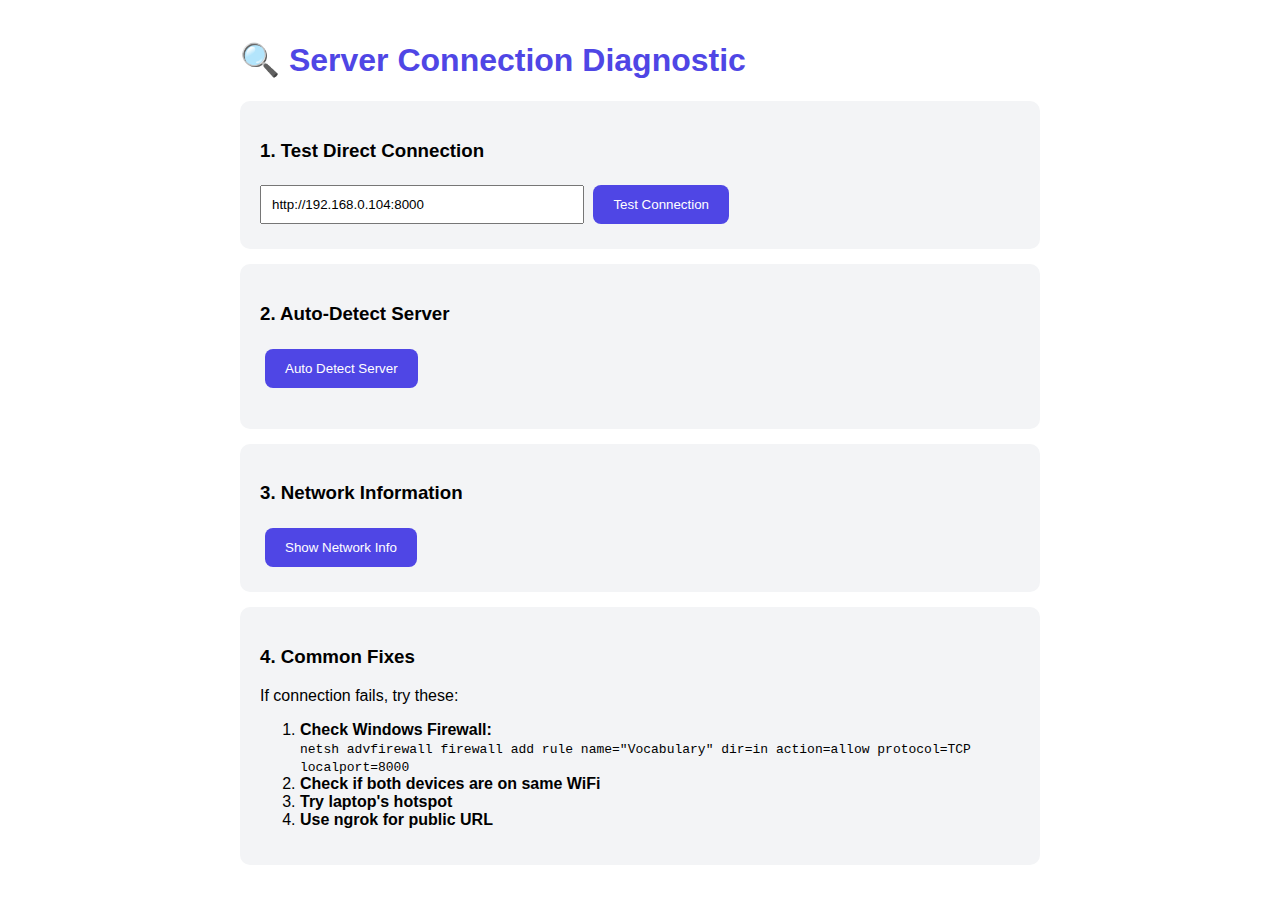
<file: test.html>
<!DOCTYPE html>
<html>

<head>
  <title>Server Connection Test</title>
  <meta name="viewport" content="width=device-width, initial-scale=1">
  <style>
    body {
      font-family: Arial;
      padding: 20px;
      max-width: 800px;
      margin: 0 auto;
    }

    h1 {
      color: #4f46e5;
    }

    .card {
      background: #f3f4f6;
      padding: 20px;
      border-radius: 10px;
      margin: 15px 0;
    }

    .btn {
      background: #4f46e5;
      color: white;
      border: none;
      padding: 12px 20px;
      border-radius: 8px;
      cursor: pointer;
      margin: 5px;
    }

    .success {
      color: green;
      font-weight: bold;
    }

    .error {
      color: red;
      font-weight: bold;
    }

    .results {
      margin-top: 20px;
    }

    pre {
      background: white;
      padding: 15px;
      border-radius: 8px;
      overflow: auto;
    }
  </style>
</head>

<body>
  <h1>🔍 Server Connection Diagnostic</h1>

  <div class="card">
    <h3>1. Test Direct Connection</h3>
    <input type="text" id="serverUrl" value="http://192.168.0.104:8000" style="width: 300px; padding: 10px;">
    <button class="btn" onclick="testDirect()">Test Connection</button>
  </div>

  <div class="card">
    <h3>2. Auto-Detect Server</h3>
    <button class="btn" onclick="autoDetect()">Auto Detect Server</button>
    <p id="autoResult"></p>
  </div>

  <div class="card">
    <h3>3. Network Information</h3>
    <button class="btn" onclick="showNetworkInfo()">Show Network Info</button>
    <div id="networkInfo"></div>
  </div>

  <div class="card">
    <h3>4. Common Fixes</h3>
    <p>If connection fails, try these:</p>
    <ol>
      <li><strong>Check Windows Firewall:</strong><br>
        <code>netsh advfirewall firewall add rule name="Vocabulary" dir=in action=allow protocol=TCP localport=8000</code>
      </li>
      <li><strong>Check if both devices are on same WiFi</strong></li>
      <li><strong>Try laptop's hotspot</strong></li>
      <li><strong>Use ngrok for public URL</strong></li>
    </ol>
  </div>

  <div class="results" id="results"></div>

  <script>
    function testDirect() {
      const url = document.getElementById('serverUrl').value;
      const results = document.getElementById('results');
      results.innerHTML = `<p>Testing: ${url}...</p>`;

      fetch(url + '/api/test')
        .then(response => {
          if (response.ok) {
            return response.json();
          }
          throw new Error(`HTTP ${response.status}`);
        })
        .then(data => {
          results.innerHTML = `
                        <div class="success">✅ CONNECTION SUCCESSFUL!</div>
                        <pre>${JSON.stringify(data, null, 2)}</pre>
                        <p><strong>Server:</strong> ${data.message}</p>
                        <p><strong>Your IP:</strong> ${data.client_ip}</p>
                        <p><strong>Server Time:</strong> ${data.timestamp}</p>
                    `;
        })
        .catch(error => {
          results.innerHTML = `
                        <div class="error">❌ CONNECTION FAILED</div>
                        <p>Error: ${error.message}</p>
                        <p><strong>Troubleshooting:</strong></p>
                        <ul>
                            <li>Is server running? Check laptop terminal</li>
                            <li>Is laptop IP correct? Current IP: ${url}</li>
                            <li>Check Windows Firewall settings</li>
                            <li>Try different IP addresses below</li>
                        </ul>
                    `;
        });
    }

    function autoDetect() {
      const autoResult = document.getElementById('autoResult');
      autoResult.innerHTML = "Scanning for server...";

      const testIPs = [
        '192.168.0.104',    // Your current
        '192.168.1.100',
        '192.168.0.1',
        '192.168.1.1',
        '10.0.0.2'
      ];

      let found = false;

      testIPs.forEach(ip => {
        const testUrl = `http://${ip}:8000/api/test`;
        fetch(testUrl, { timeout: 3000 })
          .then(response => {
            if (response.ok && !found) {
              found = true;
              autoResult.innerHTML = `<span class="success">✅ Found server at: ${ip}</span>`;
              document.getElementById('serverUrl').value = `http://${ip}:8000`;
            }
          })
          .catch(() => {
            // Ignore failed attempts
          });
      });

      setTimeout(() => {
        if (!found) {
          autoResult.innerHTML = `<span class="error">❌ No server found</span>`;
        }
      }, 5000);
    }

    function showNetworkInfo() {
      const networkInfo = document.getElementById('networkInfo');
      networkInfo.innerHTML = `
                <p><strong>Your IP:</strong> ${window.location.hostname}</p>
                <p><strong>User Agent:</strong> ${navigator.userAgent}</p>
                <p><strong>Online Status:</strong> ${navigator.onLine ? 'Online' : 'Offline'}</p>
                <p><strong>Test URLs to try:</strong></p>
                <ul>
                    <li><a href="http://192.168.0.104:8000/api/test" target="_blank">http://192.168.0.104:8000/api/test</a></li>
                    <li><a href="http://localhost:8000/api/test" target="_blank">http://localhost:8000/api/test</a> (for laptop only)</li>
                </ul>
            `;
    }
  </script>
</body>

</html>
</file>
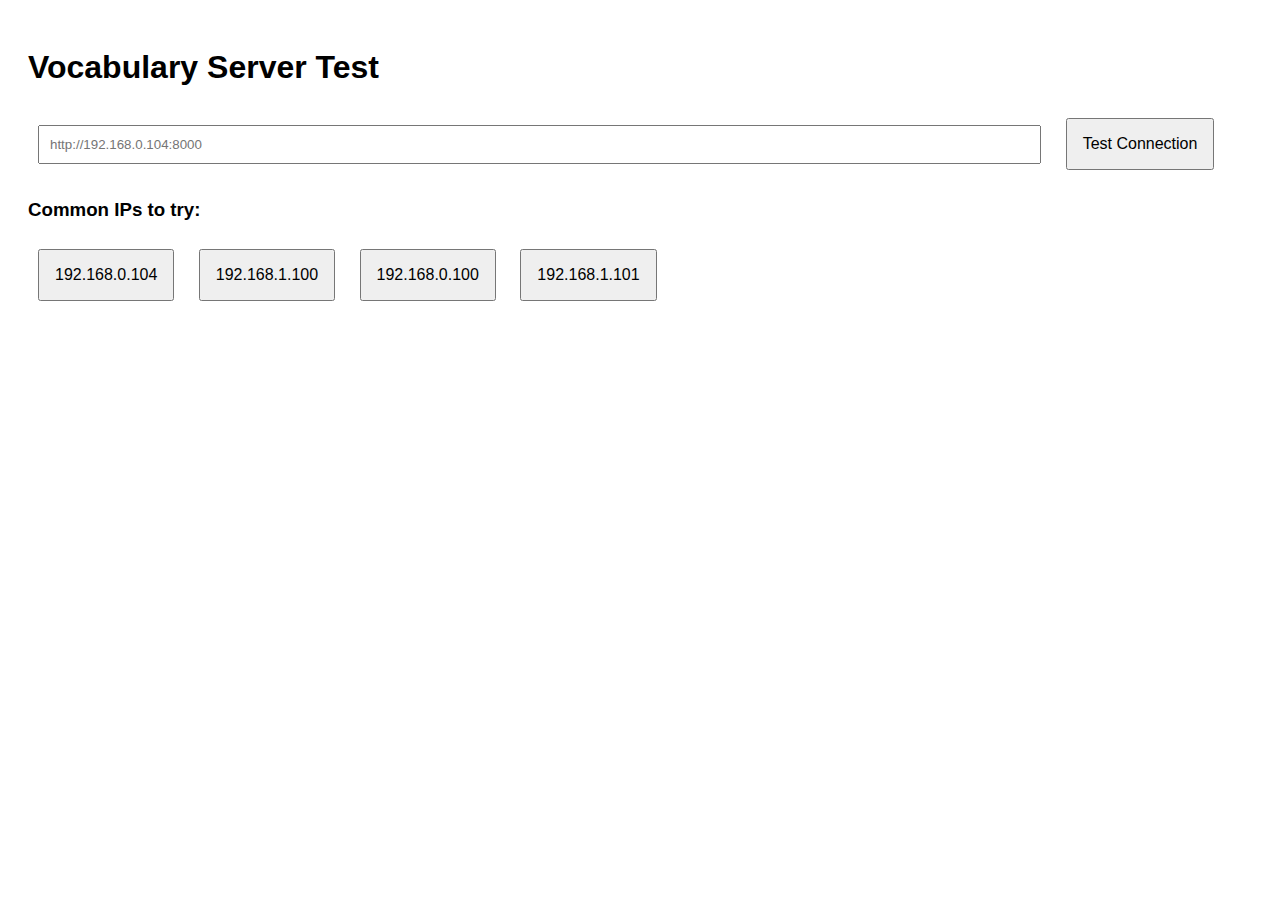
<file: test_connection.html>
<!DOCTYPE html>
<html>

<head>
  <title>Connection Test</title>
  <style>
    body {
      font-family: Arial;
      padding: 20px;
    }

    .result {
      padding: 20px;
      margin: 10px 0;
      border-radius: 10px;
    }

    .success {
      background: #d4edda;
      color: #155724;
    }

    .error {
      background: #f8d7da;
      color: #721c24;
    }

    button {
      padding: 15px;
      margin: 10px;
      font-size: 16px;
    }

    input {
      padding: 10px;
      width: 80%;
      margin: 10px;
    }
  </style>
</head>

<body>
  <h1>Vocabulary Server Test</h1>

  <input type="text" id="serverUrl" placeholder="http://192.168.0.104:8000">
  <button onclick="testConnection()">Test Connection</button>

  <div id="result"></div>

  <h3>Common IPs to try:</h3>
  <button onclick="testIP('192.168.0.104')">192.168.0.104</button>
  <button onclick="testIP('192.168.1.100')">192.168.1.100</button>
  <button onclick="testIP('192.168.0.100')">192.168.0.100</button>
  <button onclick="testIP('192.168.1.101')">192.168.1.101</button>

  <script>
    async function testConnection() {
      const url = document.getElementById('serverUrl').value;
      await testURL(url);
    }

    async function testIP(ip) {
      const url = `http://${ip}:8000`;
      document.getElementById('serverUrl').value = url;
      await testURL(url);
    }

    async function testURL(url) {
      const result = document.getElementById('result');
      result.innerHTML = 'Testing...';
      result.className = 'result';

      try {
        const response = await fetch(`${url}/api/status`, {
          timeout: 5000
        });

        if (response.ok) {
          const data = await response.json();
          result.innerHTML = `
                        ✅ SUCCESS! Server is connected.<br>
                        Status: ${data.status}<br>
                        Total Words: ${data.total_words}<br>
                        Devices: ${data.device_count}<br>
                        Your IP: ${data.client_ip || 'Unknown'}
                    `;
          result.className = 'result success';

          // Save working URL
          localStorage.setItem('working_server_url', url);
          alert(`✅ Server found! Use this URL: ${url}`);
        } else {
          result.innerHTML = '❌ Server error (wrong port or server not running)';
          result.className = 'result error';
        }
      } catch (error) {
        result.innerHTML = `
                    ❌ CONNECTION FAILED<br>
                    Error: ${error.message}<br><br>
                    Possible issues:<br>
                    1. Wrong IP address<br>
                    2. Server not running<br>
                    3. Firewall blocking port 8000<br>
                    4. Different WiFi networks
                `;
        result.className = 'result error';
      }
    }

    // Auto-test on load
    window.onload = async () => {
      const savedUrl = localStorage.getItem('working_server_url');
      if (savedUrl) {
        document.getElementById('serverUrl').value = savedUrl;
        await testURL(savedUrl);
      }
    };
  </script>
</body>

</html>
</file>
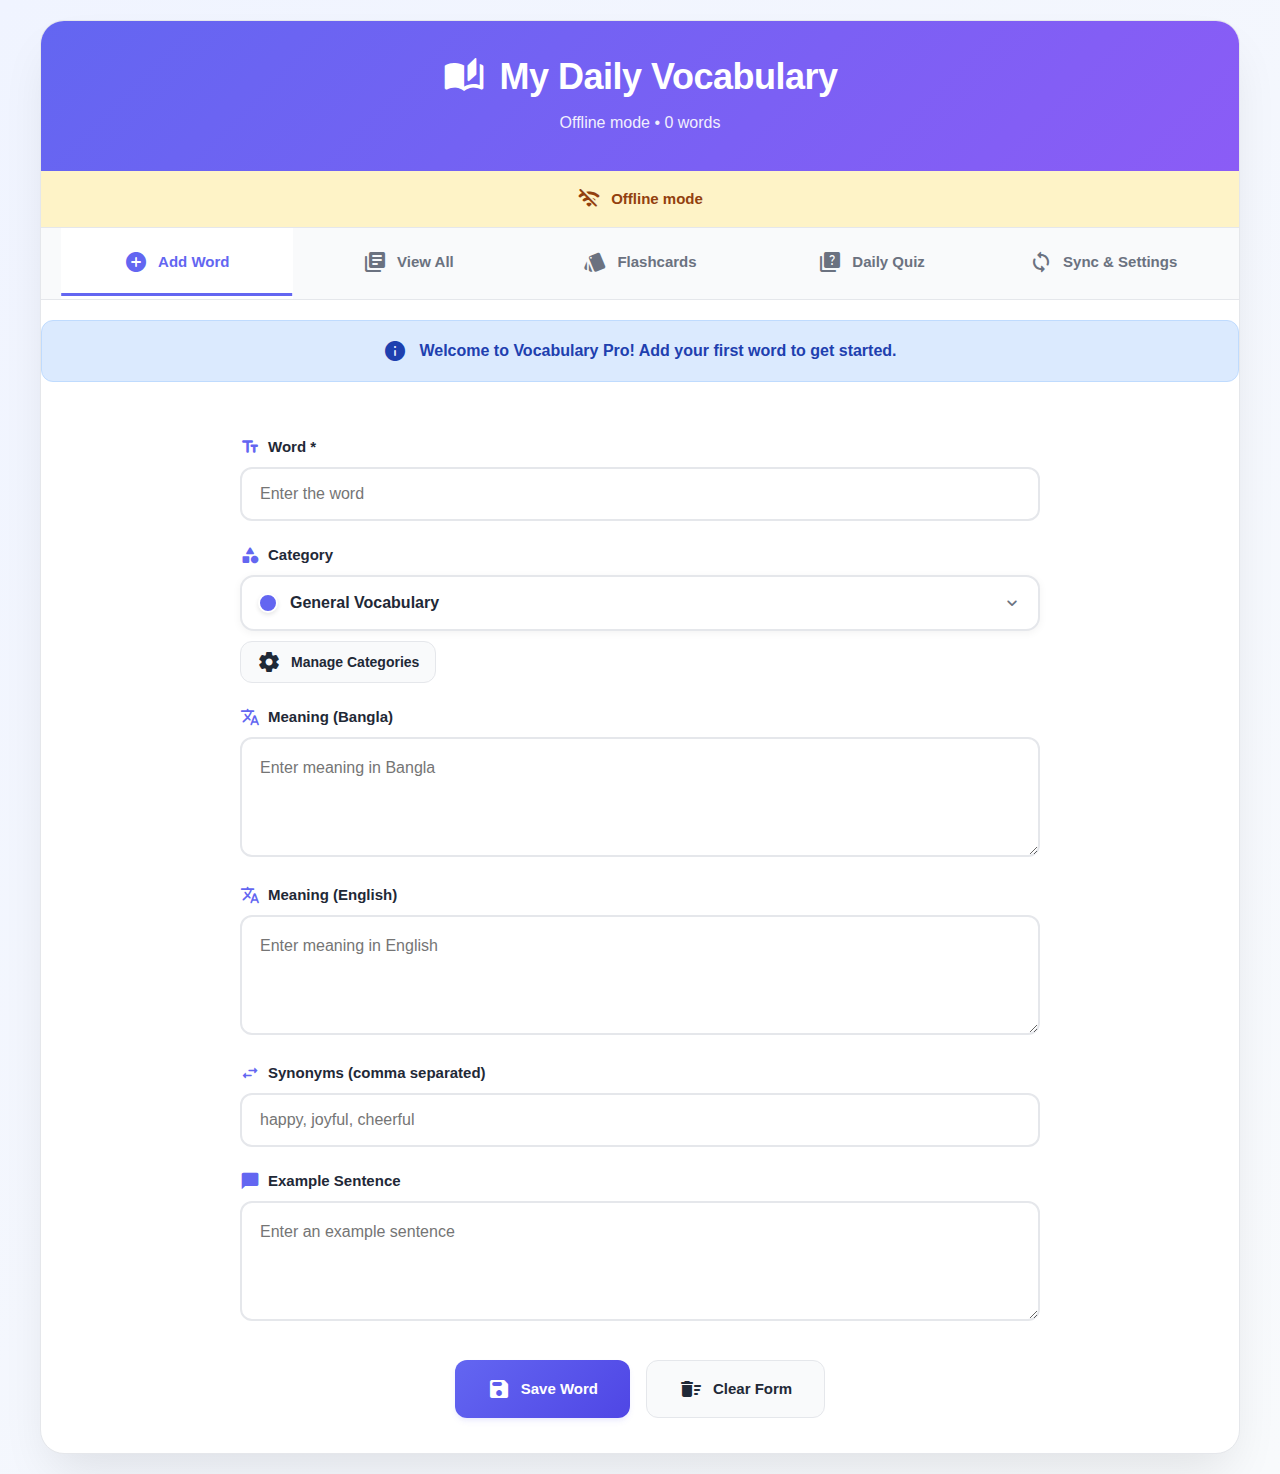
<file: vocabulary_app.html>
<!DOCTYPE html>
<html lang="en">

<head>
  <meta charset="UTF-8">
  <meta name="viewport" content="width=device-width, initial-scale=1.0">
  <meta name="apple-mobile-web-app-capable" content="yes">
  <meta name="apple-mobile-web-app-status-bar-style" content="black">
  <meta name="apple-mobile-web-app-title" content="Vocabulary">

  <title>Daily Vocab</title>

  <link href="https://fonts.googleapis.com/icon?family=Material+Icons+Round" rel="stylesheet">

  <style>
    :root {
      --primary: #6366f1;
      --primary-dark: #4f46e5;
      --secondary: #8b5cf6;
      --success: #10b981;
      --warning: #f59e0b;
      --danger: #ef4444;
      --info: #3b82f6;
      --dark: #1f2937;
      --light: #f9fafb;
      --gray: #6b7280;
      --border: #e5e7eb;
    }

    * {
      margin: 0;
      padding: 0;
      box-sizing: border-box;
    }

    body {
      font-family: 'Inter', -apple-system, BlinkMacSystemFont, 'Segoe UI', Roboto, sans-serif;
      background: linear-gradient(135deg, #f0f4ff 0%, #f8fafc 100%);
      min-height: 100vh;
      padding: 20px;
      display: flex;
      justify-content: center;
      align-items: center;
      -webkit-tap-highlight-color: transparent;
    }

    .app-container {
      width: 100%;
      max-width: 1200px;
      background: white;
      border-radius: 24px;
      box-shadow: 0 25px 50px -12px rgba(0, 0, 0, 0.1);
      overflow: hidden;
      border: 1px solid var(--border);
    }

    /* HEADER */
    .app-header {
      background: linear-gradient(135deg, var(--primary) 0%, var(--secondary) 100%);
      color: white;
      padding: 35px 40px;
      text-align: center;
      position: relative;
      overflow: hidden;
    }

    .app-header h1 {
      font-size: 36px;
      margin-bottom: 12px;
      font-weight: 800;
      letter-spacing: -0.5px;
      position: relative;
      display: flex;
      align-items: center;
      justify-content: center;
      gap: 15px;
    }

    .app-header p {
      opacity: 0.9;
      font-size: 16px;
      font-weight: 500;
      max-width: 500px;
      margin: 0 auto;
      line-height: 1.6;
    }

    /* CONNECTION STATUS */
    .connection-status {
      padding: 16px;
      text-align: center;
      font-weight: 600;
      font-size: 15px;
      border-bottom: 1px solid var(--border);
      display: flex;
      align-items: center;
      justify-content: center;
      gap: 10px;
    }

    .status-online {
      background: #d1fae5;
      color: #065f46;
    }

    .status-offline {
      background: #fef3c7;
      color: #92400e;
    }

    .status-syncing {
      background: #dbeafe;
      color: #1e40af;
    }

    /* TABS */
    .app-tabs {
      display: flex;
      background: var(--light);
      border-bottom: 1px solid var(--border);
      padding: 0 20px;
    }

    .app-tab {
      flex: 1;
      padding: 22px 20px;
      text-align: center;
      cursor: pointer;
      font-weight: 600;
      color: var(--gray);
      border-bottom: 3px solid transparent;
      transition: all 0.3s cubic-bezier(0.4, 0, 0.2, 1);
      display: flex;
      align-items: center;
      justify-content: center;
      gap: 10px;
      font-size: 15px;
      position: relative;
      overflow: hidden;
    }

    .app-tab::after {
      content: '';
      position: absolute;
      bottom: 0;
      left: 50%;
      width: 0;
      height: 3px;
      background: var(--primary);
      transition: all 0.3s cubic-bezier(0.4, 0, 0.2, 1);
      transform: translateX(-50%);
    }

    .app-tab:hover {
      color: var(--primary);
      background: rgba(99, 102, 241, 0.05);
    }

    .app-tab:hover::after {
      width: 40px;
    }

    .app-tab.active {
      color: var(--primary);
      background: white;
    }

    .app-tab.active::after {
      width: 100%;
    }

    /* TAB CONTENT */
    .tab-content {
      display: none;
      padding: 35px 40px;
      animation: fadeIn 0.4s ease;
    }

    @keyframes fadeIn {
      from {
        opacity: 0;
        transform: translateY(15px);
      }

      to {
        opacity: 1;
        transform: translateY(0);
      }
    }

    .tab-content.active {
      display: block;
    }

    /* FORM */
    .form-container {
      max-width: 800px;
      margin: 0 auto;
    }

    .form-group {
      margin-bottom: 24px;
      position: relative;
    }

    .form-label {
      display: flex;
      align-items: center;
      gap: 8px;
      margin-bottom: 10px;
      color: var(--dark);
      font-weight: 600;
      font-size: 15px;
    }

    .form-label .material-icons-round {
      font-size: 20px;
      color: var(--primary);
    }

    .form-input,
    .form-textarea,
    .form-select {
      width: 100%;
      padding: 16px 18px;
      border: 2px solid var(--border);
      border-radius: 12px;
      font-size: 16px;
      font-family: inherit;
      transition: all 0.3s;
      background: white;
      -webkit-appearance: none;
      min-height: 44px;
    }

    .form-input:focus,
    .form-textarea:focus,
    .form-select:focus {
      outline: none;
      border-color: var(--primary);
      background: white;
      box-shadow: 0 0 0 4px rgba(99, 102, 241, 0.1);
    }

    .form-textarea {
      min-height: 120px;
      resize: vertical;
      line-height: 1.6;
    }

    .form-select {
      cursor: pointer;
      background-image: url("data:image/svg+xml,%3Csvg xmlns='http://www.w3.org/2000/svg' width='24' height='24' viewBox='0 0 24 24' fill='none' stroke='%236b7280' stroke-width='2' stroke-linecap='round' stroke-linejoin='round'%3E%3Cpolyline points='6 9 12 15 18 9'%3E%3C/polyline%3E%3C/svg%3E");
      background-repeat: no-repeat;
      background-position: right 16px center;
      background-size: 16px;
      padding-right: 48px;
    }

    .word-exists-alert {
      margin-top: 8px;
      padding: 12px 16px;
      background: #fef3c7;
      border: 1px solid #fbbf24;
      border-radius: 8px;
      color: #92400e;
      font-size: 14px;
      display: none;
      align-items: center;
      gap: 10px;
      animation: slideDown 0.3s ease;
    }

    .word-exists-alert.show {
      display: flex;
    }

    @keyframes slideDown {
      from {
        opacity: 0;
        transform: translateY(-10px);
      }

      to {
        opacity: 1;
        transform: translateY(0);
      }
    }

    /* ENHANCED CATEGORY DROPDOWN STYLES */
    .enhanced-select-wrapper {
      position: relative;
      width: 100%;
      margin-bottom: 10px;
    }

    .enhanced-select-wrapper::after {
      content: '';
      position: absolute;
      top: 50%;
      right: 16px;
      transform: translateY(-50%);
      width: 0;
      height: 0;
      border-left: 6px solid transparent;
      border-right: 6px solid transparent;
      border-top: 6px solid var(--gray);
      pointer-events: none;
      transition: transform 0.3s ease;
      z-index: 2;
    }

    .enhanced-select-wrapper.open::after {
      transform: translateY(-50%) rotate(180deg);
    }

    .enhanced-select {
      width: 100%;
      padding: 16px 52px 16px 16px;
      border: 2px solid var(--border);
      border-radius: 14px;
      font-size: 16px;
      font-family: inherit;
      font-weight: 500;
      color: var(--dark);
      background-color: white;
      cursor: pointer;
      appearance: none;
      -webkit-appearance: none;
      -moz-appearance: none;
      transition: all 0.3s cubic-bezier(0.4, 0, 0.2, 1);
      position: relative;
      z-index: 1;
      box-shadow: 0 2px 8px rgba(0, 0, 0, 0.05);
      background-image: url("data:image/svg+xml,%3Csvg xmlns='http://www.w3.org/2000/svg' width='20' height='20' viewBox='0 0 24 24' fill='none' stroke='%236b7280' stroke-width='2.5' stroke-linecap='round' stroke-linejoin='round'%3E%3Cpath d='M6 9l6 6 6-6'/%3E%3C/svg%3E");
      background-repeat: no-repeat;
      background-position: right 16px center;
      background-size: 20px;
      padding-right: 48px;
    }

    .enhanced-select:focus {
      outline: none;
      border-color: var(--primary);
      box-shadow: 0 0 0 4px rgba(99, 102, 241, 0.15);
      transform: translateY(-2px);
    }

    .enhanced-select:hover {
      border-color: var(--primary);
      box-shadow: 0 4px 12px rgba(99, 102, 241, 0.1);
    }

    .enhanced-select.placeholder {
      color: var(--gray);
    }

    /* Custom dropdown container */
    .custom-dropdown {
      position: relative;
      width: 100%;
    }

    .dropdown-header {
      display: flex;
      align-items: center;
      justify-content: space-between;
      padding: 16px;
      border: 2px solid var(--border);
      border-radius: 14px;
      background: white;
      cursor: pointer;
      transition: all 0.3s cubic-bezier(0.4, 0, 0.2, 1);
      box-shadow: 0 2px 8px rgba(0, 0, 0, 0.05);
    }

    .dropdown-header:hover {
      border-color: var(--primary);
      box-shadow: 0 4px 12px rgba(99, 102, 241, 0.1);
      transform: translateY(-2px);
    }

    .dropdown-header:focus {
      outline: none;
      border-color: var(--primary);
      box-shadow: 0 0 0 4px rgba(99, 102, 241, 0.15);
    }

    .dropdown-header.active {
      border-color: var(--primary);
      box-shadow: 0 0 0 4px rgba(99, 102, 241, 0.1);
      border-bottom-left-radius: 0;
      border-bottom-right-radius: 0;
    }

    .selected-option {
      display: flex;
      align-items: center;
      gap: 12px;
    }

    .selected-color {
      width: 20px;
      height: 20px;
      border-radius: 50%;
      border: 2px solid white;
      box-shadow: 0 2px 4px rgba(0, 0, 0, 0.1);
    }

    .selected-text {
      font-weight: 600;
      color: var(--dark);
      font-size: 16px;
    }

    .dropdown-arrow {
      color: var(--gray);
      font-size: 20px;
      transition: transform 0.3s ease;
    }

    .dropdown-header.active .dropdown-arrow {
      transform: rotate(180deg);
      color: var(--primary);
    }

    .dropdown-options {
      position: absolute;
      top: 100%;
      left: 0;
      right: 0;
      background: white;
      border: 2px solid var(--primary);
      border-top: none;
      border-radius: 0 0 14px 14px;
      box-shadow: 0 10px 25px rgba(0, 0, 0, 0.1);
      z-index: 1000;
      max-height: 350px;
      overflow-y: auto;
      display: none;
      animation: slideDown 0.3s ease;
      margin-top: -2px;
    }

    .dropdown-options.show {
      display: block;
    }

    .dropdown-option {
      padding: 14px 16px;
      display: flex;
      align-items: center;
      gap: 12px;
      cursor: pointer;
      transition: all 0.2s ease;
      border-bottom: 1px solid rgba(0, 0, 0, 0.05);
    }

    .dropdown-option:last-child {
      border-bottom: none;
    }

    .dropdown-option:hover {
      background: linear-gradient(135deg, rgba(99, 102, 241, 0.05) 0%, rgba(139, 92, 246, 0.05) 100%);
      transform: translateX(4px);
    }

    .dropdown-option.selected {
      background: linear-gradient(135deg, rgba(99, 102, 241, 0.1) 0%, rgba(139, 92, 246, 0.1) 100%);
    }

    .option-color {
      width: 16px;
      height: 16px;
      border-radius: 50%;
      border: 2px solid white;
      box-shadow: 0 2px 4px rgba(0, 0, 0, 0.1);
      flex-shrink: 0;
    }

    .option-text {
      font-weight: 500;
      color: var(--dark);
      flex: 1;
    }

    .option-count {
      font-size: 12px;
      padding: 2px 8px;
      border-radius: 10px;
      background: rgba(0, 0, 0, 0.05);
      color: var(--gray);
      font-weight: 600;
    }

    .add-category-option {
      padding: 14px 16px;
      display: flex;
      align-items: center;
      gap: 12px;
      cursor: pointer;
      background: linear-gradient(135deg, rgba(99, 102, 241, 0.05) 0%, rgba(139, 92, 246, 0.05) 100%);
      border-top: 1px solid rgba(0, 0, 0, 0.05);
    }

    .add-category-option:hover {
      background: linear-gradient(135deg, rgba(99, 102, 241, 0.1) 0%, rgba(139, 92, 246, 0.1) 100%);
    }

    .add-icon {
      width: 20px;
      height: 20px;
      border-radius: 50%;
      background: var(--primary);
      color: white;
      display: flex;
      align-items: center;
      justify-content: center;
      font-size: 14px;
      flex-shrink: 0;
    }

    .add-text {
      font-weight: 600;
      color: var(--primary);
      font-size: 14px;
    }

    /* Category pill in form */
    .category-pill {
      display: inline-flex;
      align-items: center;
      gap: 8px;
      padding: 8px 16px;
      background: linear-gradient(135deg, var(--primary) 0%, var(--primary-dark) 100%);
      color: white;
      border-radius: 20px;
      font-size: 14px;
      font-weight: 600;
      margin: 5px 0;
      box-shadow: 0 2px 8px rgba(99, 102, 241, 0.2);
      animation: fadeIn 0.3s ease;
    }

    .category-pill-color {
      width: 12px;
      height: 12px;
      border-radius: 50%;
      border: 2px solid white;
    }

    /* Responsive dropdown */
    @media (max-width: 768px) {
      .dropdown-header {
        padding: 14px;
      }

      .dropdown-option {
        padding: 12px 14px;
      }

      .selected-text {
        font-size: 15px;
      }

      .option-text {
        font-size: 15px;
      }
    }

    /* BUTTONS */
    .buttons-row {
      display: flex;
      justify-content: center;
      gap: 16px;
      margin-top: 35px;
      flex-wrap: wrap;
    }

    .btn {
      padding: 16px 32px;
      border: none;
      border-radius: 12px;
      font-size: 15px;
      font-weight: 600;
      cursor: pointer;
      transition: all 0.3s cubic-bezier(0.4, 0, 0.2, 1);
      display: inline-flex;
      align-items: center;
      justify-content: center;
      gap: 10px;
      min-width: 160px;
      min-height: 52px;
      -webkit-tap-highlight-color: transparent;
    }

    .btn-primary {
      background: linear-gradient(135deg, var(--primary) 0%, var(--primary-dark) 100%);
      color: white;
      box-shadow: 0 4px 6px -1px rgba(99, 102, 241, 0.1), 0 2px 4px -1px rgba(99, 102, 241, 0.06);
    }

    .btn-primary:hover:not(:disabled) {
      transform: translateY(-2px);
      box-shadow: 0 10px 15px -3px rgba(99, 102, 241, 0.1), 0 4px 6px -2px rgba(99, 102, 241, 0.05);
    }

    .btn-secondary {
      background: var(--light);
      color: var(--dark);
      border: 1px solid var(--border);
    }

    .btn-secondary:hover:not(:disabled) {
      background: #f3f4f6;
      transform: translateY(-2px);
    }

    .btn-success {
      background: linear-gradient(135deg, var(--success) 0%, #0da271 100%);
      color: white;
    }

    .btn-warning {
      background: linear-gradient(135deg, var(--warning) 0%, #d97706 100%);
      color: white;
    }

    .btn-danger {
      background: linear-gradient(135deg, var(--danger) 0%, #dc2626 100%);
      color: white;
    }

    .btn-info {
      background: linear-gradient(135deg, var(--info) 0%, #2563eb 100%);
      color: white;
    }

    .btn-small {
      padding: 8px 16px;
      font-size: 14px;
      min-width: auto;
      min-height: auto;
    }

    .btn:disabled {
      opacity: 0.6;
      cursor: not-allowed;
      transform: none !important;
      box-shadow: none !important;
    }

    /* BUTTON LOADING ANIMATION */
    .btn .material-icons-round.spin {
      animation: spin 1s linear infinite;
    }

    @keyframes spin {
      0% {
        transform: rotate(0deg);
      }

      100% {
        transform: rotate(360deg);
      }
    }

    /* FILTER & SORT BAR */
    .filter-bar {
      display: flex;
      gap: 20px;
      margin-bottom: 25px;
      flex-wrap: wrap;
      align-items: center;
    }

    .filter-group {
      display: flex;
      align-items: center;
      gap: 8px;
      flex: 1;
      min-width: 200px;
    }

    .filter-label {
      font-size: 14px;
      font-weight: 600;
      color: var(--dark);
      white-space: nowrap;
      display: flex;
      align-items: center;
      gap: 6px;
      min-width: 100px;
    }

    .filter-select {
      padding: 12px 16px;
      border: 2px solid var(--border);
      border-radius: 10px;
      font-size: 14px;
      background: white;
      cursor: pointer;
      flex: 1;
      min-width: 150px;
    }

    .filter-select:focus {
      outline: none;
      border-color: var(--primary);
    }

    /* SEARCH CONTAINER */
    .search-container {
      flex: 2;
      min-width: 300px;
      position: relative;
    }

    .search-input {
      width: 100%;
      padding: 12px 16px 12px 48px;
      border: 2px solid var(--border);
      border-radius: 10px;
      font-size: 14px;
      background: white;
      transition: all 0.3s;
    }

    .search-input:focus {
      outline: none;
      border-color: var(--primary);
      box-shadow: 0 0 0 3px rgba(99, 102, 241, 0.1);
    }

    .search-icon {
      position: absolute;
      left: 16px;
      top: 50%;
      transform: translateY(-50%);
      color: var(--gray);
      font-size: 20px;
      pointer-events: none;
    }

    /* WORDS LIST */
    .words-container {
      max-height: 600px;
      overflow-y: auto;
      padding-right: 10px;
      margin-bottom: 30px;
      -webkit-overflow-scrolling: touch;
    }

    .words-container::-webkit-scrollbar {
      width: 8px;
    }

    .words-container::-webkit-scrollbar-track {
      background: #f1f5f9;
      border-radius: 4px;
    }

    .words-container::-webkit-scrollbar-thumb {
      background: #cbd5e1;
      border-radius: 4px;
    }

    .words-container::-webkit-scrollbar-thumb:hover {
      background: #94a3b8;
    }

    .word-card {
      background: white;
      border-radius: 16px;
      padding: 28px;
      margin-bottom: 20px;
      border: 1px solid var(--border);
      box-shadow: 0 4px 6px -1px rgba(0, 0, 0, 0.05), 0 2px 4px -1px rgba(0, 0, 0, 0.03);
      transition: all 0.3s cubic-bezier(0.4, 0, 0.2, 1);
      position: relative;
      overflow: hidden;
    }

    .word-card::before {
      content: '';
      position: absolute;
      top: 0;
      left: 0;
      width: 5px;
      height: 100%;
      background: var(--primary);
      transition: width 0.3s ease;
    }

    .word-card:hover {
      transform: translateY(-4px);
      box-shadow: 0 20px 25px -5px rgba(0, 0, 0, 0.08), 0 10px 10px -5px rgba(0, 0, 0, 0.02);
    }

    .word-card:hover::before {
      width: 8px;
    }

    .word-card.synced::before {
      background: var(--success);
    }

    .word-card.from-other::before {
      background: var(--secondary);
    }

    .word-card.offline::before {
      background: var(--warning);
    }

    .word-header {
      display: flex;
      justify-content: space-between;
      align-items: flex-start;
      margin-bottom: 20px;
      flex-wrap: wrap;
      gap: 15px;
    }

    .word-title-wrapper {
      display: flex;
      align-items: center;
      gap: 12px;
      flex-wrap: wrap;
    }

    .word-title {
      font-size: 26px;
      font-weight: 700;
      color: var(--dark);
      line-height: 1.2;
    }

    /* CATEGORY BADGES WITH COLORS */
    .category-badge {
      padding: 6px 14px;
      border-radius: 20px;
      font-size: 12px;
      font-weight: 600;
      text-transform: uppercase;
      letter-spacing: 0.5px;
      display: inline-flex;
      align-items: center;
      gap: 6px;
      min-width: 120px;
      justify-content: center;
    }

    .category-badge .material-icons-round {
      font-size: 14px;
    }

    /* Custom colors will be added via JavaScript */

    .word-actions {
      display: flex;
      gap: 10px;
    }

    .action-btn {
      width: 36px;
      height: 36px;
      border-radius: 10px;
      border: none;
      background: var(--light);
      color: var(--gray);
      cursor: pointer;
      display: flex;
      align-items: center;
      justify-content: center;
      transition: all 0.2s;
    }

    .action-btn:hover {
      transform: translateY(-2px);
    }

    .action-btn.pronounce:hover {
      background: #dcfce7;
      color: #166534;
    }

    .action-btn.edit:hover {
      background: #dbeafe;
      color: var(--primary);
    }

    .action-btn.delete:hover {
      background: #fee2e2;
      color: var(--danger);
    }

    .action-btn .material-icons-round {
      font-size: 20px;
    }

    .word-meta {
      display: flex;
      align-items: center;
      gap: 15px;
      flex-wrap: wrap;
    }

    .word-status {
      font-size: 12px;
      padding: 7px 14px;
      border-radius: 20px;
      font-weight: 700;
      text-transform: uppercase;
      letter-spacing: 0.5px;
      display: flex;
      align-items: center;
      gap: 6px;
    }

    .status-online-badge {
      background: #d1fae5;
      color: #065f46;
    }

    .status-offline-badge {
      background: #fef3c7;
      color: #92400e;
    }

    .status-synced-badge {
      background: #dbeafe;
      color: #1e40af;
    }

    .device-badge {
      font-size: 12px;
      padding: 6px 12px;
      border-radius: 12px;
      font-weight: 600;
      display: flex;
      align-items: center;
      gap: 6px;
    }

    .device-badge.me {
      background: #e0f2fe;
      color: #0369a1;
    }

    .device-badge.other {
      background: #f3e8ff;
      color: #6b21a8;
    }

    .word-date {
      color: var(--gray);
      font-size: 14px;
      white-space: nowrap;
      display: flex;
      align-items: center;
      gap: 6px;
    }

    .word-content {
      margin-top: 20px;
    }

    .meaning-row {
      display: flex;
      align-items: flex-start;
      margin-bottom: 15px;
      gap: 15px;
    }

    .meaning-icon {
      width: 32px;
      height: 32px;
      border-radius: 10px;
      display: flex;
      align-items: center;
      justify-content: center;
      flex-shrink: 0;
    }

    .meaning-icon.bangla {
      background: #dcfce7;
      color: #166534;
    }

    .meaning-icon.english {
      background: #dbeafe;
      color: #1e40af;
    }

    .meaning-icon .material-icons-round {
      font-size: 20px;
    }

    .meaning-text {
      flex: 1;
      color: var(--dark);
      line-height: 1.7;
    }








    // Add to your CSS section
    const style=document.createElement('style');

    style.textContent=` @keyframes popIn {
      0% {
        transform: translate(-50%, -50%) scale(0.5);
        opacity: 0;
      }

      70% {
        transform: translate(-50%, -50%) scale(1.1);
        opacity: 1;
      }

      100% {
        transform: translate(-50%, -50%) scale(1);
        opacity: 1;
      }
    }

    @keyframes pulse {
      0% {
        transform: scale(1);
      }

      50% {
        transform: scale(1.05);
      }

      100% {
        transform: scale(1);
      }
    }

    .rating-feedback {
      animation: popIn 0.3s ease-out;
    }

    /* Modal styles */
    .modal-overlay {
      display: none;
      position: fixed;
      top: 0;
      left: 0;
      right: 0;
      bottom: 0;
      background: rgba(0, 0, 0, 0.5);
      z-index: 999;
      align-items: center;
      justify-content: center;
      opacity: 0;
      transition: opacity 0.3s;
    }

    .modal-overlay.active {
      display: flex;
      opacity: 1;
    }

    .modal-content {
      background: white;
      border-radius: 12px;
      padding: 24px;
      max-width: 500px;
      width: 90%;
      max-height: 80vh;
      overflow-y: auto;
      transform: translateY(20px);
      transition: transform 0.3s;
    }

    .modal-overlay.active .modal-content {
      transform: translateY(0);
    }

    /* Meaning display styles for flashcard */
    .meaning-section {
      margin-bottom: 16px;
      padding-bottom: 12px;
      border-bottom: 1px solid #f0f0f0;
    }

    .meaning-section:last-child {
      border-bottom: none;
      margin-bottom: 0;
    }

    .meaning-label {
      font-size: 12px;
      font-weight: 600;
      color: #6b7280;
      text-transform: uppercase;
      letter-spacing: 0.5px;
      margin-bottom: 4px;
    }

    .meaning-text {
      font-size: 16px;
      color: #111827;
      line-height: 1.5;
    }

    .no-meaning {
      color: #9ca3af;
      font-style: italic;
      text-align: center;
      padding: 20px;
    }

    `;
    document.head.appendChild(style);










    /* ========== MODERN FLASHCARD STYLES ========== */
    .modern-flashcard-container {
      max-width: 1200px;
      margin: 0 auto;
      padding: 0 10px;
    }

    .flashcard-header {
      text-align: center;
      margin-bottom: 40px;
    }

    .flashcard-header h2 {
      font-size: 32px;
      color: var(--dark);
      margin-bottom: 12px;
      display: flex;
      align-items: center;
      justify-content: center;
      gap: 15px;
    }

    .flashcard-header p {
      color: var(--gray);
      font-size: 16px;
      max-width: 600px;
      margin: 0 auto;
      line-height: 1.6;
    }

    /* Control Panel */
    .flashcard-control-panel {
      background: white;
      border-radius: 20px;
      padding: 25px;
      margin-bottom: 30px;
      border: 1px solid var(--border);
      box-shadow: 0 4px 20px rgba(0, 0, 0, 0.05);
    }

    .control-group {
      display: grid;
      grid-template-columns: repeat(auto-fit, minmax(250px, 1fr));
      gap: 20px;
      margin-bottom: 20px;
    }

    .control-item {
      display: flex;
      flex-direction: column;
    }

    .control-label {
      display: flex;
      align-items: center;
      gap: 10px;
      margin-bottom: 10px;
      font-weight: 600;
      color: var(--dark);
      font-size: 15px;
    }

    .control-label .material-icons-round {
      color: var(--primary);
      font-size: 20px;
    }

    .modern-select {
      width: 100%;
      padding: 14px 16px;
      border: 2px solid var(--border);
      border-radius: 12px;
      font-size: 15px;
      background: white;
      cursor: pointer;
      transition: all 0.3s;
      background-image: url("data:image/svg+xml,%3Csvg xmlns='http://www.w3.org/2000/svg' width='24' height='24' viewBox='0 0 24 24' fill='none' stroke='%236b7280' stroke-width='2' stroke-linecap='round' stroke-linejoin='round'%3E%3Cpolyline points='6 9 12 15 18 9'%3E%3C/polyline%3E%3C/svg%3E");
      background-repeat: no-repeat;
      background-position: right 16px center;
      background-size: 16px;
      appearance: none;
    }

    .modern-select:focus {
      outline: none;
      border-color: var(--primary);
      box-shadow: 0 0 0 3px rgba(99, 102, 241, 0.1);
    }

    .modern-select:hover {
      border-color: var(--primary);
    }












    /* Action Buttons - Attractive & Perfectly Sized */
    .action-buttons {
      display: flex;
      gap: 20px;
      justify-content: center;
      align-items: center;
      margin: 40px 0;
      padding: 25px;
      background: white;
      border-radius: 20px;
      border: 1px solid var(--border);
      box-shadow: 0 8px 30px rgba(0, 0, 0, 0.08);
      position: relative;
      overflow: hidden;
    }

    /* Subtle background pattern */
    .action-buttons::before {
      content: '';
      position: absolute;
      top: 0;
      left: 0;
      right: 0;
      bottom: 0;
      background:
        radial-gradient(circle at 20% 80%, rgba(99, 102, 241, 0.03) 0%, transparent 50%),
        radial-gradient(circle at 80% 20%, rgba(139, 92, 246, 0.03) 0%, transparent 50%);
      pointer-events: none;
    }

    /* Button Styles */
    .shuffle-btn,
    .reset-btn {
      padding: 18px 32px;
      border: none;
      border-radius: 14px;
      font-size: 16px;
      font-weight: 600;
      cursor: pointer;
      display: flex;
      align-items: center;
      justify-content: center;
      gap: 12px;
      transition: all 0.3s cubic-bezier(0.4, 0, 0.2, 1);
      min-height: 56px;
      min-width: 180px;
      position: relative;
      overflow: hidden;
      letter-spacing: 0.3px;
    }

    /* Shuffle Button */
    .shuffle-btn {
      background: linear-gradient(135deg, #8b5cf6 0%, #7c3aed 100%);
      color: white;
      box-shadow: 0 6px 20px rgba(139, 92, 246, 0.25);
    }

    .shuffle-btn:hover {
      background: linear-gradient(135deg, #7c3aed 0%, #6d28d9 100%);
      transform: translateY(-3px);
      box-shadow: 0 10px 25px rgba(139, 92, 246, 0.35);
    }

    .shuffle-btn:active {
      transform: translateY(-1px);
      box-shadow: 0 4px 15px rgba(139, 92, 246, 0.25);
    }

    /* Reset Button */
    .reset-btn {
      background: linear-gradient(135deg, #f8fafc 0%, #f1f5f9 100%);
      color: #4b5563;
      border: 2px solid #e5e7eb;
      box-shadow: 0 4px 15px rgba(0, 0, 0, 0.05);
    }

    .reset-btn:hover {
      background: linear-gradient(135deg, #fef2f2 0%, #fee2e2 100%);
      color: #dc2626;
      border-color: #fecaca;
      transform: translateY(-3px);
      box-shadow: 0 10px 25px rgba(220, 38, 38, 0.1);
    }

    .reset-btn:active {
      transform: translateY(-1px);
      box-shadow: 0 4px 15px rgba(220, 38, 38, 0.05);
    }

    /* Button Icons */
    .action-btn .material-icons-round {
      font-size: 22px;
      transition: transform 0.3s ease;
    }

    .shuffle-btn:hover .material-icons-round {
      transform: rotate(15deg);
    }

    .reset-btn:hover .material-icons-round {
      transform: rotate(-90deg);
    }

    /* Button Ripple Effect */
    .shuffle-btn::after,
    .reset-btn::after {
      content: '';
      position: absolute;
      top: 50%;
      left: 50%;
      width: 0;
      height: 0;
      border-radius: 50%;
      background: rgba(255, 255, 255, 0.2);
      transform: translate(-50%, -50%);
      transition: width 0.6s, height 0.6s;
    }

    .shuffle-btn:active::after,
    .reset-btn:active::after {
      width: 200px;
      height: 200px;
    }

    /* Responsive Design */
    @media (max-width: 768px) {
      .action-buttons {
        flex-direction: column;
        gap: 16px;
        padding: 20px;
        margin: 30px 0;
      }

      .shuffle-btn,
      .reset-btn {
        width: 100%;
        max-width: 320px;
        padding: 16px 28px;
        min-height: 54px;
      }
    }

    @media (max-width: 480px) {
      .action-buttons {
        padding: 18px;
        margin: 25px 0;
        border-radius: 16px;
      }

      .shuffle-btn,
      .reset-btn {
        padding: 15px 24px;
        min-height: 52px;
        font-size: 15px;
      }

      .action-btn .material-icons-round {
        font-size: 20px;
      }
    }

    /* Tablet specific */
    @media (min-width: 769px) and (max-width: 1024px) {
      .action-buttons {
        padding: 22px;
      }

      .shuffle-btn,
      .reset-btn {
        padding: 17px 28px;
        min-width: 160px;
      }
    }

    /* Button container border animation */
    .action-buttons {
      border: 1px solid transparent;
      background: linear-gradient(white, white) padding-box,
        linear-gradient(135deg, #e5e7eb 0%, transparent 50%) border-box;
    }

    /* Focus states for accessibility */
    .shuffle-btn:focus,
    .reset-btn:focus {
      outline: 2px solid var(--primary);
      outline-offset: 2px;
    }






















    /* Progress Stats */
    .progress-stats-container {
      display: grid;
      grid-template-columns: repeat(auto-fit, minmax(200px, 1fr));
      gap: 20px;
      margin-bottom: 40px;
    }

    .progress-card {
      background: white;
      border-radius: 16px;
      padding: 25px;
      border: 1px solid var(--border);
      display: flex;
      align-items: center;
      gap: 20px;
      transition: all 0.3s;
    }

    .progress-card:hover {
      transform: translateY(-5px);
      box-shadow: 0 10px 25px rgba(0, 0, 0, 0.1);
    }

    .progress-icon {
      width: 60px;
      height: 60px;
      border-radius: 16px;
      display: flex;
      align-items: center;
      justify-content: center;
      flex-shrink: 0;
    }

    .progress-icon .material-icons-round {
      font-size: 30px;
      color: white;
    }

    .progress-info {
      flex: 1;
    }

    .progress-number {
      font-size: 32px;
      font-weight: 800;
      color: var(--dark);
      line-height: 1;
      margin-bottom: 5px;
    }

    .progress-label {
      font-size: 14px;
      color: var(--gray);
      font-weight: 600;
    }

    /* Empty State */
    .empty-flashcard-state {
      text-align: center;
      padding: 60px 20px;
      background: white;
      border-radius: 24px;
      border: 2px dashed var(--border);
      margin: 40px 0;
    }

    .empty-icon {
      width: 100px;
      height: 100px;
      background: linear-gradient(135deg, #f0f4ff 0%, #e0e7ff 100%);
      border-radius: 50%;
      display: flex;
      align-items: center;
      justify-content: center;
      margin: 0 auto 25px;
    }

    .empty-icon .material-icons-round {
      font-size: 48px;
      color: var(--primary);
    }

    .empty-flashcard-state h3 {
      font-size: 24px;
      color: var(--dark);
      margin-bottom: 12px;
    }

    .empty-flashcard-state p {
      color: var(--gray);
      font-size: 16px;
      max-width: 400px;
      margin: 0 auto 30px;
      line-height: 1.6;
    }

    /* Flashcard Display */
    .flashcard-display-container {
      background: white;
      border-radius: 24px;
      padding: 30px;
      border: 1px solid var(--border);
      box-shadow: 0 8px 30px rgba(0, 0, 0, 0.08);
    }

    .session-progress {
      margin-bottom: 30px;
    }

    .progress-bar {
      height: 8px;
      background: var(--light);
      border-radius: 4px;
      overflow: hidden;
      margin-bottom: 10px;
    }

    .progress-fill {
      height: 100%;
      background: linear-gradient(135deg, var(--primary) 0%, var(--secondary) 100%);
      border-radius: 4px;
      transition: width 0.3s ease;
    }

    .progress-text {
      display: flex;
      justify-content: space-between;
      font-size: 14px;
      color: var(--gray);
    }

    .progress-text span {
      font-weight: 600;
      color: var(--dark);
    }

    /* Modern Flashcard */
    .modern-flashcard {
      width: 100%;
      max-width: 500px;
      height: 400px;
      margin: 0 auto 40px;
      perspective: 1000px;
      cursor: pointer;
    }

    .card-inner {
      position: relative;
      width: 100%;
      height: 100%;
      transform-style: preserve-3d;
      transition: transform 0.8s cubic-bezier(0.175, 0.885, 0.32, 1.275);
    }

    .modern-flashcard.flipped .card-inner {
      transform: rotateY(180deg);
    }

    .card-front,
    .card-back {
      position: absolute;
      width: 100%;
      height: 100%;
      backface-visibility: hidden;
      border-radius: 24px;
      padding: 30px;
      display: flex;
      flex-direction: column;
    }

    .card-front {
      background: linear-gradient(135deg, #f8fafc 0%, #f1f5f9 100%);
      border: 2px solid var(--border);
    }

    .card-back {
      background: white;
      border: 2px solid var(--primary);
      transform: rotateY(180deg);
      overflow-y: auto;
    }

    .card-header {
      display: flex;
      justify-content: space-between;
      align-items: center;
      margin-bottom: 20px;
    }

    .card-badge {
      padding: 6px 14px;
      background: var(--light);
      border-radius: 20px;
      font-size: 12px;
      font-weight: 700;
      text-transform: uppercase;
      letter-spacing: 0.5px;
    }

    .card-badge.success {
      background: #d1fae5;
      color: #065f46;
    }








    /* Reset Modal Styles */
    .reset-modal-content {
      padding: 10px 0;
      text-align: center;
    }

    .reset-icon {
      margin-bottom: 25px;
    }

    .reset-icon-circle {
      width: 80px;
      height: 80px;
      margin: 0 auto;
      background: linear-gradient(135deg, #fef3c7 0%, #fde68a 100%);
      border-radius: 50%;
      display: flex;
      align-items: center;
      justify-content: center;
      border: 4px solid white;
      box-shadow: 0 8px 25px rgba(245, 158, 11, 0.15);
    }

    .reset-icon-circle .material-icons-round {
      font-size: 40px;
      color: #d97706;
    }

    .reset-title {
      font-size: 22px;
      font-weight: 700;
      color: #1f2937;
      margin-bottom: 12px;
    }

    .reset-message {
      font-size: 15px;
      color: #6b7280;
      line-height: 1.6;
      margin-bottom: 25px;
      max-width: 350px;
      margin-left: auto;
      margin-right: auto;
    }

    .reset-stats {
      background: #fffbeb;
      border: 2px solid #fef3c7;
      border-radius: 16px;
      padding: 20px;
      margin: 25px 0;
    }

    .reset-stat-item {
      display: flex;
      align-items: center;
      gap: 15px;
      padding: 12px 0;
    }

    .reset-stat-item:not(:last-child) {
      border-bottom: 1px solid #fde68a;
    }

    .reset-stat-item .material-icons-round {
      width: 40px;
      height: 40px;
      min-width: 40px;
      background: white;
      border-radius: 10px;
      display: flex;
      align-items: center;
      justify-content: center;
      color: #d97706;
      box-shadow: 0 2px 8px rgba(0, 0, 0, 0.05);
    }

    .stat-info {
      flex: 1;
      text-align: left;
    }

    .stat-label {
      font-size: 13px;
      color: #92400e;
      font-weight: 500;
      margin-bottom: 4px;
    }

    .stat-value {
      font-size: 20px;
      font-weight: 700;
      color: #92400e;
    }

    .reset-warning {
      background: #fef3c7;
      border-radius: 12px;
      padding: 20px;
      margin: 25px 0;
      text-align: left;
    }

    .warning-header {
      display: flex;
      align-items: center;
      gap: 10px;
      margin-bottom: 15px;
      font-weight: 600;
      color: #92400e;
    }

    .warning-header .material-icons-round {
      font-size: 20px;
    }

    .warning-list {
      list-style: none;
      padding: 0;
      margin: 0;
    }

    .warning-list li {
      padding: 8px 0 8px 28px;
      color: #92400e;
      font-size: 14px;
      line-height: 1.5;
      position: relative;
    }

    .warning-list li:before {
      content: "•";
      position: absolute;
      left: 12px;
      color: #d97706;
      font-size: 18px;
    }

    .reset-actions {
      display: flex;
      gap: 12px;
      margin-top: 30px;
    }

    .reset-cancel-btn,
    .reset-confirm-btn {
      flex: 1;
      padding: 16px 24px;
      border: none;
      border-radius: 12px;
      font-size: 15px;
      font-weight: 600;
      cursor: pointer;
      display: flex;
      align-items: center;
      justify-content: center;
      gap: 10px;
      transition: all 0.3s cubic-bezier(0.4, 0, 0.2, 1);
      min-height: 52px;
    }

    .reset-cancel-btn {
      background: linear-gradient(135deg, #f3f4f6 0%, #e5e7eb 100%);
      color: #6b7280;
      border: 2px solid #e5e7eb;
    }

    .reset-cancel-btn:hover {
      background: linear-gradient(135deg, #e5e7eb 0%, #d1d5db 100%);
      transform: translateY(-2px);
      box-shadow: 0 4px 12px rgba(0, 0, 0, 0.1);
    }

    .reset-cancel-btn:active {
      transform: translateY(0);
    }

    .reset-confirm-btn {
      background: linear-gradient(135deg, #ef4444 0%, #dc2626 100%);
      color: white;
      border: 2px solid #dc2626;
      box-shadow: 0 4px 12px rgba(220, 38, 38, 0.15);
    }

    .reset-confirm-btn:hover {
      background: linear-gradient(135deg, #dc2626 0%, #b91c1c 100%);
      transform: translateY(-2px);
      box-shadow: 0 6px 20px rgba(220, 38, 38, 0.25);
    }

    .reset-confirm-btn:active {
      transform: translateY(0);
    }

    .reset-confirm-btn .material-icons-round {
      font-size: 18px;
    }

    /* Responsive adjustments for modal */
    @media (max-width: 768px) {
      .reset-actions {
        flex-direction: column;
      }

      .reset-cancel-btn,
      .reset-confirm-btn {
        width: 100%;
      }

      .reset-stats {
        padding: 15px;
      }

      .reset-stat-item {
        padding: 10px 0;
      }

      .stat-value {
        font-size: 18px;
      }
    }

    @media (max-width: 480px) {
      .reset-title {
        font-size: 20px;
      }

      .reset-message {
        font-size: 14px;
      }

      .warning-list li {
        font-size: 13px;
      }

      .reset-cancel-btn,
      .reset-confirm-btn {
        padding: 14px 20px;
        font-size: 14px;
      }
    }








    /* Reset Modal Styles */
    .reset-modal-content {
      padding: 10px 0;
      text-align: center;
    }

    .reset-icon {
      margin-bottom: 25px;
    }

    .reset-icon-circle {
      width: 80px;
      height: 80px;
      margin: 0 auto;
      background: linear-gradient(135deg, #fef3c7 0%, #fde68a 100%);
      border-radius: 50%;
      display: flex;
      align-items: center;
      justify-content: center;
      border: 4px solid white;
      box-shadow: 0 8px 25px rgba(245, 158, 11, 0.15);
    }

    .reset-icon-circle .material-icons-round {
      font-size: 40px;
      color: #d97706;
    }

    .reset-title {
      font-size: 22px;
      font-weight: 700;
      color: #1f2937;
      margin-bottom: 12px;
    }

    .reset-message {
      font-size: 15px;
      color: #6b7280;
      line-height: 1.6;
      margin-bottom: 25px;
      max-width: 350px;
      margin-left: auto;
      margin-right: auto;
    }

    .reset-stats {
      background: #fffbeb;
      border: 2px solid #fef3c7;
      border-radius: 16px;
      padding: 20px;
      margin: 25px 0;
    }

    .reset-stat-item {
      display: flex;
      align-items: center;
      gap: 15px;
      padding: 12px 0;
    }

    .reset-stat-item:not(:last-child) {
      border-bottom: 1px solid #fde68a;
    }

    .reset-stat-item .material-icons-round {
      width: 40px;
      height: 40px;
      min-width: 40px;
      background: white;
      border-radius: 10px;
      display: flex;
      align-items: center;
      justify-content: center;
      color: #d97706;
      box-shadow: 0 2px 8px rgba(0, 0, 0, 0.05);
    }

    .stat-info {
      flex: 1;
      text-align: left;
    }

    .stat-label {
      font-size: 13px;
      color: #92400e;
      font-weight: 500;
      margin-bottom: 4px;
    }

    .stat-value {
      font-size: 20px;
      font-weight: 700;
      color: #92400e;
    }

    .reset-warning {
      background: #fef3c7;
      border-radius: 12px;
      padding: 20px;
      margin: 25px 0;
      text-align: left;
    }

    .warning-header {
      display: flex;
      align-items: center;
      gap: 10px;
      margin-bottom: 15px;
      font-weight: 600;
      color: #92400e;
    }

    .warning-header .material-icons-round {
      font-size: 20px;
    }

    .warning-list {
      list-style: none;
      padding: 0;
      margin: 0;
    }

    .warning-list li {
      padding: 8px 0 8px 28px;
      color: #92400e;
      font-size: 14px;
      line-height: 1.5;
      position: relative;
    }

    .warning-list li:before {
      content: "•";
      position: absolute;
      left: 12px;
      color: #d97706;
      font-size: 18px;
    }

    .reset-actions {
      display: flex;
      gap: 12px;
      margin-top: 30px;
    }

    .reset-cancel-btn,
    .reset-confirm-btn {
      flex: 1;
      padding: 16px 24px;
      border: none;
      border-radius: 12px;
      font-size: 15px;
      font-weight: 600;
      cursor: pointer;
      display: flex;
      align-items: center;
      justify-content: center;
      gap: 10px;
      transition: all 0.3s cubic-bezier(0.4, 0, 0.2, 1);
      min-height: 52px;
    }

    .reset-cancel-btn {
      background: linear-gradient(135deg, #f3f4f6 0%, #e5e7eb 100%);
      color: #6b7280;
      border: 2px solid #e5e7eb;
    }

    .reset-cancel-btn:hover {
      background: linear-gradient(135deg, #e5e7eb 0%, #d1d5db 100%);
      transform: translateY(-2px);
      box-shadow: 0 4px 12px rgba(0, 0, 0, 0.1);
    }

    .reset-cancel-btn:active {
      transform: translateY(0);
    }

    .reset-confirm-btn {
      background: linear-gradient(135deg, #ef4444 0%, #dc2626 100%);
      color: white;
      border: 2px solid #dc2626;
      box-shadow: 0 4px 12px rgba(220, 38, 38, 0.15);
    }

    .reset-confirm-btn:hover {
      background: linear-gradient(135deg, #dc2626 0%, #b91c1c 100%);
      transform: translateY(-2px);
      box-shadow: 0 6px 20px rgba(220, 38, 38, 0.25);
    }

    .reset-confirm-btn:active {
      transform: translateY(0);
    }

    .reset-confirm-btn .material-icons-round {
      font-size: 18px;
    }

    /* Responsive adjustments for modal */
    @media (max-width: 768px) {
      .reset-actions {
        flex-direction: column;
      }

      .reset-cancel-btn,
      .reset-confirm-btn {
        width: 100%;
      }

      .reset-stats {
        padding: 15px;
      }

      .reset-stat-item {
        padding: 10px 0;
      }

      .stat-value {
        font-size: 18px;
      }
    }

    @media (max-width: 480px) {
      .reset-title {
        font-size: 20px;
      }

      .reset-message {
        font-size: 14px;
      }

      .warning-list li {
        font-size: 13px;
      }

      .reset-cancel-btn,
      .reset-confirm-btn {
        padding: 14px 20px;
        font-size: 14px;
      }
    }





    /* Responsive adjustments for action buttons */
    @media (max-width: 768px) {
      .action-buttons {
        justify-content: center;
        gap: 10px;
      }

      .shuffle-btn,
      .reset-btn {
        flex: 1;
        min-width: 140px;
        justify-content: center;
        padding: 14px 20px;
      }

      .action-buttons {
        flex-direction: column;
      }

      .shuffle-btn,
      .reset-btn {
        width: 100%;
      }
    }

    @media (max-width: 480px) {

      .shuffle-btn,
      .reset-btn {
        padding: 12px 16px;
        font-size: 13px;
      }

      .action-btn .material-icons-round {
        font-size: 16px;
      }
    }










    .card-content {
      flex: 1;
      display: flex;
      flex-direction: column;
      justify-content: center;
      align-items: center;
      text-align: center;
    }

    .card-word {
      font-size: 42px;
      font-weight: 800;
      color: var(--dark);
      margin-bottom: 20px;
      line-height: 1.2;
    }

    .card-hint {
      display: flex;
      align-items: center;
      gap: 10px;
      color: var(--gray);
      font-size: 14px;
      margin-top: 20px;
    }

    .meaning-text {
      font-size: 20px;
      color: var(--dark);
      line-height: 1.6;
      margin-bottom: 25px;
      text-align: center;
    }

    .section-title {
      display: flex;
      align-items: center;
      gap: 10px;
      color: var(--primary);
      font-weight: 600;
      margin-bottom: 12px;
      font-size: 15px;
    }

    .synonyms-text {
      color: var(--secondary);
      font-weight: 500;
      font-size: 16px;
      line-height: 1.5;
    }

    .example-text {
      font-style: italic;
      color: var(--dark);
      font-size: 16px;
      line-height: 1.6;
      padding: 15px;
      background: var(--light);
      border-radius: 12px;
      border-left: 4px solid var(--primary);
    }

    .card-footer {
      margin-top: auto;
      padding-top: 20px;
      border-top: 1px solid var(--border);
    }

    .pronounce-btn {
      display: inline-flex;
      align-items: center;
      gap: 8px;
      padding: 10px 20px;
      background: white;
      border: 2px solid var(--border);
      border-radius: 12px;
      color: var(--dark);
      font-weight: 600;
      cursor: pointer;
      transition: all 0.2s;
    }

    .pronounce-btn:hover {
      background: var(--primary);
      color: white;
      border-color: var(--primary);
    }

    .hint-text {
      color: var(--gray);
      font-size: 14px;
      text-align: center;
      padding: 10px;
      background: var(--light);
      border-radius: 10px;
    }

    /* Difficulty Rating */
    .difficulty-rating {
      background: white;
      border-radius: 20px;
      padding: 25px;
      margin: 30px 0;
      border: 1px solid var(--border);
      box-shadow: 0 4px 20px rgba(0, 0, 0, 0.05);
    }

    .rating-title {
      text-align: center;
      font-size: 18px;
      font-weight: 600;
      color: var(--dark);
      margin-bottom: 20px;
    }

    .rating-buttons {
      display: grid;
      grid-template-columns: repeat(auto-fit, minmax(150px, 1fr));
      gap: 15px;
    }

    .rating-btn {
      padding: 16px;
      border: none;
      border-radius: 16px;
      font-weight: 600;
      cursor: pointer;
      display: flex;
      flex-direction: column;
      align-items: center;
      gap: 10px;
      transition: all 0.3s;
    }

    .rating-btn.difficult {
      background: #fee2e2;
      color: #dc2626;
    }

    .rating-btn.unsure {
      background: #fef3c7;
      color: #d97706;
    }

    .rating-btn.good {
      background: #d1fae5;
      color: #059669;
    }

    .rating-btn.easy {
      background: #dbeafe;
      color: #2563eb;
    }

    .rating-btn:hover {
      transform: translateY(-3px);
      box-shadow: 0 8px 20px rgba(0, 0, 0, 0.1);
    }

    .rating-btn .material-icons-round {
      font-size: 24px;
    }

    /* Navigation Controls */
    .navigation-controls {
      display: flex;
      justify-content: space-between;
      align-items: center;
      margin-top: 30px;
    }

    .nav-btn {
      padding: 14px 28px;
      border: 2px solid var(--border);
      border-radius: 16px;
      background: white;
      color: var(--dark);
      font-weight: 600;
      cursor: pointer;
      display: flex;
      align-items: center;
      gap: 10px;
      transition: all 0.3s;
      min-width: 140px;
    }

    .nav-btn:hover:not(:disabled) {
      border-color: var(--primary);
      background: var(--light);
      transform: translateY(-2px);
    }

    .nav-btn:disabled {
      opacity: 0.5;
      cursor: not-allowed;
    }

    .center-controls {
      display: flex;
      gap: 15px;
    }

    .control-btn {
      padding: 14px 24px;
      border: 2px solid var(--primary);
      background: var(--primary);
      color: white;
      border-radius: 16px;
      font-weight: 600;
      cursor: pointer;
      display: flex;
      align-items: center;
      gap: 10px;
      transition: all 0.3s;
    }

    .control-btn:hover {
      background: var(--primary-dark);
      transform: translateY(-2px);
      box-shadow: 0 6px 20px rgba(99, 102, 241, 0.2);
    }

    /* Session Summary */
    .session-summary {
      background: white;
      border-radius: 24px;
      padding: 40px;
      border: 1px solid var(--border);
      box-shadow: 0 10px 40px rgba(0, 0, 0, 0.1);
      text-align: center;
      margin-top: 40px;
    }

    .summary-header {
      margin-bottom: 40px;
    }

    .summary-icon {
      width: 80px;
      height: 80px;
      background: linear-gradient(135deg, var(--primary) 0%, var(--secondary) 100%);
      border-radius: 50%;
      display: flex;
      align-items: center;
      justify-content: center;
      margin: 0 auto 20px;
    }

    .summary-icon .material-icons-round {
      font-size: 40px;
      color: white;
    }

    .summary-header h3 {
      font-size: 28px;
      color: var(--dark);
      margin-bottom: 10px;
    }

    .summary-header p {
      color: var(--gray);
      font-size: 16px;
    }

    .summary-stats {
      display: grid;
      grid-template-columns: repeat(auto-fit, minmax(150px, 1fr));
      gap: 20px;
      margin: 40px 0;
    }

    .stat-item {
      padding: 25px;
      background: var(--light);
      border-radius: 16px;
    }

    .stat-value {
      font-size: 36px;
      font-weight: 800;
      color: var(--primary);
      margin-bottom: 8px;
    }

    .stat-label {
      color: var(--gray);
      font-size: 14px;
      font-weight: 600;
    }

    .summary-progress {
      margin: 40px 0;
    }

    .progress-circle {
      position: relative;
      width: 120px;
      height: 120px;
      margin: 0 auto 20px;
    }

    .circle-text {
      position: absolute;
      top: 50%;
      left: 50%;
      transform: translate(-50%, -50%);
      font-size: 24px;
      font-weight: 800;
      color: var(--dark);
    }

    .progress-text {
      color: var(--gray);
      font-size: 14px;
    }

    .summary-actions {
      display: flex;
      gap: 15px;
      justify-content: center;
      flex-wrap: wrap;
      margin-top: 40px;
    }

    /* Responsive Design */
    @media (max-width: 1024px) {
      .modern-flashcard {
        height: 350px;
        max-width: 450px;
      }

      .card-word {
        font-size: 36px;
      }

      .meaning-text {
        font-size: 18px;
      }
    }

    @media (max-width: 768px) {
      .modern-flashcard {
        height: 300px;
        max-width: 400px;
      }

      .card-word {
        font-size: 32px;
      }

      .progress-stats-container {
        grid-template-columns: repeat(2, 1fr);
      }

      .control-group {
        grid-template-columns: 1fr;
      }

      .rating-buttons {
        grid-template-columns: repeat(2, 1fr);
      }

      .navigation-controls {
        flex-direction: column;
        gap: 15px;
      }

      .nav-btn {
        width: 100%;
        justify-content: center;
      }

      .center-controls {
        width: 100%;
        justify-content: center;
      }

      .summary-actions {
        flex-direction: column;
      }

      .summary-actions .btn {
        width: 100%;
      }
    }

    @media (max-width: 480px) {
      .modern-flashcard {
        height: 280px;
        max-width: 100%;
      }

      .card-word {
        font-size: 28px;
      }

      .meaning-text {
        font-size: 16px;
      }

      .progress-stats-container {
        grid-template-columns: 1fr;
      }

      .rating-buttons {
        grid-template-columns: 1fr;
      }

      .flashcard-header h2 {
        font-size: 24px;
      }

      .flashcard-header p {
        font-size: 14px;
      }

      .control-label {
        font-size: 14px;
      }

      .modern-select {
        font-size: 14px;
        padding: 12px 14px;
      }
    }


























    /* ========== MODERN QUIZ TAB STYLES ========== */

    /* Quiz Hero Section */
    .quiz-hero {
      background: linear-gradient(135deg, #6366f1 0%, #8b5cf6 100%);
      border-radius: 24px;
      padding: 40px;
      margin-bottom: 30px;
      color: white;
      position: relative;
      overflow: hidden;
    }

    .quiz-hero::before {
      content: '';
      position: absolute;
      top: 0;
      left: 0;
      right: 0;
      bottom: 0;
      background: url("data:image/svg+xml,%3Csvg width='100' height='100' viewBox='0 0 100 100' xmlns='http://www.w3.org/2000/svg'%3E%3Cpath d='M11 18c3.866 0 7-3.134 7-7s-3.134-7-7-7-7 3.134-7 7 3.134 7 7 7zm48 25c3.866 0 7-3.134 7-7s-3.134-7-7-7-7 3.134-7 7 3.134 7 7 7zm-43-7c1.657 0 3-1.343 3-3s-1.343-3-3-3-3 1.343-3 3 1.343 3 3 3zm63 31c1.657 0 3-1.343 3-3s-1.343-3-3-3-3 1.343-3 3 1.343 3 3 3zM34 90c1.657 0 3-1.343 3-3s-1.343-3-3-3-3 1.343-3 3 1.343 3 3 3zm56-76c1.657 0 3-1.343 3-3s-1.343-3-3-3-3 1.343-3 3 1.343 3 3 3zM12 86c2.21 0 4-1.79 4-4s-1.79-4-4-4-4 1.79-4 4 1.79 4 4 4zm28-65c2.21 0 4-1.79 4-4s-1.79-4-4-4-4 1.79-4 4 1.79 4 4 4zm23-11c2.76 0 5-2.24 5-5s-2.24-5-5-5-5 2.24-5 5 2.24 5 5 5zm-6 60c2.21 0 4-1.79 4-4s-1.79-4-4-4-4 1.79-4 4 1.79 4 4 4zm29 22c2.76 0 5-2.24 5-5s-2.24-5-5-5-5 2.24-5 5 2.24 5 5 5zM32 63c2.76 0 5-2.24 5-5s-2.24-5-5-5-5 2.24-5 5 2.24 5 5 5zm57-13c2.76 0 5-2.24 5-5s-2.24-5-5-5-5 2.24-5 5 2.24 5 5 5zm-9-21c1.105 0 2-.895 2-2s-.895-2-2-2-2 .895-2 2 .895 2 2 2zM60 91c1.105 0 2-.895 2-2s-.895-2-2-2-2 .895-2 2 .895 2 2 2zM35 41c1.105 0 2-.895 2-2s-.895-2-2-2-2 .895-2 2 .895 2 2 2zM12 60c1.105 0 2-.895 2-2s-.895-2-2-2-2 .895-2 2 .895 2 2 2z' fill='%23ffffff' fill-opacity='0.1' fill-rule='evenodd'/%3E%3C/svg%3E");
      opacity: 0.3;
    }

    .quiz-hero-content {
      position: relative;
      z-index: 1;
    }

    .quiz-hero h1 {
      font-size: 32px;
      margin-bottom: 12px;
      display: flex;
      align-items: center;
      gap: 15px;
    }

    .quiz-subtitle {
      font-size: 16px;
      opacity: 0.9;
      margin-bottom: 30px;
      max-width: 500px;
    }

    .quiz-live-stats {
      display: flex;
      gap: 30px;
      flex-wrap: wrap;
    }

    .live-stat {
      display: flex;
      align-items: center;
      gap: 15px;
      background: rgba(255, 255, 255, 0.15);
      padding: 18px 24px;
      border-radius: 16px;
      backdrop-filter: blur(10px);
      min-width: 180px;
    }

    .live-stat .stat-icon {
      font-size: 32px;
      opacity: 0.9;
    }

    .live-stat .stat-info {
      display: flex;
      flex-direction: column;
    }

    .live-stat .stat-value {
      font-size: 28px;
      font-weight: 800;
      line-height: 1;
    }

    .live-stat .stat-label {
      font-size: 14px;
      opacity: 0.8;
      margin-top: 4px;
    }

    /* Quiz Selection Grid */
    .quiz-selection-grid {
      display: grid;
      grid-template-columns: repeat(auto-fit, minmax(280px, 1fr));
      gap: 24px;
      margin: 40px 0;
    }

    .quiz-card {
      background: white;
      border-radius: 20px;
      padding: 24px;
      border: 1px solid var(--border);
      transition: all 0.3s cubic-bezier(0.4, 0, 0.2, 1);
      cursor: pointer;
      display: flex;
      flex-direction: column;
      position: relative;
      overflow: hidden;
    }

    .quiz-card:hover {
      transform: translateY(-8px);
      box-shadow: 0 20px 40px rgba(0, 0, 0, 0.1);
      border-color: transparent;
    }

    .quiz-card-icon {
      width: 64px;
      height: 64px;
      border-radius: 16px;
      display: flex;
      align-items: center;
      justify-content: center;
      margin-bottom: 20px;
    }

    .quiz-card-icon .material-icons-round {
      font-size: 32px;
      color: white;
    }

    .quiz-card-content h3 {
      font-size: 20px;
      color: var(--dark);
      margin-bottom: 8px;
      font-weight: 700;
    }

    .quiz-card-content p {
      color: var(--gray);
      font-size: 14px;
      line-height: 1.5;
      margin-bottom: 20px;
      min-height: 42px;
    }

    .quiz-card-meta {
      display: flex;
      align-items: center;
      gap: 8px;
      color: var(--gray);
      font-size: 14px;
      margin-bottom: 20px;
    }

    .quiz-card-meta .material-icons-round {
      font-size: 18px;
    }

    .quiz-card-action {
      margin-top: auto;
      padding: 12px 24px;
      background: var(--light);
      border: 2px solid var(--border);
      border-radius: 12px;
      color: var(--dark);
      font-weight: 600;
      cursor: pointer;
      transition: all 0.2s;
      text-align: center;
      border: none;
      font-family: inherit;
    }

    .quiz-card:hover .quiz-card-action {
      background: var(--primary);
      color: white;
      border-color: var(--primary);
    }

    /* Quiz Settings */
    .quiz-settings {
      background: white;
      border-radius: 20px;
      padding: 30px;
      margin: 40px 0;
      border: 1px solid var(--border);
    }

    .settings-header {
      display: flex;
      align-items: center;
      gap: 12px;
      margin-bottom: 30px;
    }

    .settings-header h3 {
      font-size: 20px;
      color: var(--dark);
    }

    .settings-header .material-icons-round {
      color: var(--primary);
      font-size: 24px;
    }

    .settings-grid {
      display: grid;
      grid-template-columns: repeat(auto-fit, minmax(250px, 1fr));
      gap: 25px;
    }

    .setting-item {
      padding: 20px;
      background: var(--light);
      border-radius: 16px;
      border: 1px solid var(--border);
    }

    .setting-label {
      display: flex;
      align-items: center;
      gap: 10px;
      margin-bottom: 15px;
      font-weight: 600;
      color: var(--dark);
      font-size: 15px;
    }

    .setting-label .material-icons-round {
      color: var(--primary);
      font-size: 20px;
    }

    .setting-control {
      display: flex;
      align-items: center;
      gap: 15px;
    }

    .setting-slider {
      flex: 1;
      height: 8px;
      -webkit-appearance: none;
      appearance: none;
      background: var(--border);
      border-radius: 4px;
      outline: none;
    }

    .setting-slider::-webkit-slider-thumb {
      -webkit-appearance: none;
      appearance: none;
      width: 24px;
      height: 24px;
      border-radius: 50%;
      background: var(--primary);
      cursor: pointer;
      border: 4px solid white;
      box-shadow: 0 2px 8px rgba(0, 0, 0, 0.2);
    }

    .setting-slider::-moz-range-thumb {
      width: 24px;
      height: 24px;
      border-radius: 50%;
      background: var(--primary);
      cursor: pointer;
      border: 4px solid white;
      box-shadow: 0 2px 8px rgba(0, 0, 0, 0.2);
    }

    .setting-value {
      font-weight: 700;
      color: var(--primary);
      min-width: 40px;
      text-align: center;
    }

    .setting-select {
      width: 100%;
      padding: 12px 16px;
      border: 2px solid var(--border);
      border-radius: 12px;
      font-size: 14px;
      background: white;
      cursor: pointer;
      transition: all 0.3s;
    }

    .setting-select:focus {
      outline: none;
      border-color: var(--primary);
    }

    /* Progress Section */
    .quiz-progress-section {
      background: white;
      border-radius: 20px;
      padding: 30px;
      margin: 40px 0;
      border: 1px solid var(--border);
    }

    .section-header {
      display: flex;
      justify-content: space-between;
      align-items: center;
      margin-bottom: 30px;
    }

    .section-header h3 {
      font-size: 20px;
      color: var(--dark);
      display: flex;
      align-items: center;
      gap: 10px;
    }

    .btn-text {
      background: none;
      border: none;
      color: var(--primary);
      font-weight: 600;
      cursor: pointer;
      padding: 8px 16px;
      border-radius: 8px;
      display: flex;
      align-items: center;
      gap: 8px;
      transition: all 0.2s;
    }

    .btn-text:hover {
      background: rgba(99, 102, 241, 0.1);
    }

    .progress-chart-container {
      display: grid;
      grid-template-columns: repeat(auto-fit, minmax(200px, 1fr));
      gap: 30px;
    }

    .progress-stat {
      text-align: center;
    }

    .progress-circle {
      width: 120px;
      height: 120px;
      margin: 0 auto 15px;
      border-radius: 50%;
      background: conic-gradient(var(--light) 0% 100%);
      display: flex;
      align-items: center;
      justify-content: center;
      position: relative;
    }

    .progress-circle::before {
      content: '';
      position: absolute;
      width: 100px;
      height: 100px;
      background: white;
      border-radius: 50%;
    }

    .progress-value {
      position: relative;
      z-index: 1;
      font-size: 24px;
      font-weight: 800;
      color: var(--dark);
    }

    .progress-label {
      color: var(--gray);
      font-size: 14px;
      font-weight: 600;
    }

    .progress-bar-stat {
      height: 100%;
      display: flex;
      flex-direction: column;
      justify-content: center;
    }

    .bar-label {
      color: var(--gray);
      font-size: 14px;
      margin-bottom: 8px;
      text-align: left;
    }

    .bar-container {
      height: 12px;
      background: var(--light);
      border-radius: 6px;
      overflow: hidden;
      margin-bottom: 8px;
    }

    .bar-fill {
      height: 100%;
      background: linear-gradient(135deg, var(--primary) 0%, var(--secondary) 100%);
      border-radius: 6px;
      transition: width 1s ease-in-out;
    }

    .bar-value {
      font-size: 20px;
      font-weight: 800;
      color: var(--primary);
      text-align: left;
    }

    /* Quiz History */
    .quiz-history-section {
      background: white;
      border-radius: 20px;
      padding: 30px;
      margin: 40px 0;
      border: 1px solid var(--border);
    }

    .history-cards {
      display: flex;
      flex-direction: column;
      gap: 16px;
    }

    .history-item {
      display: flex;
      align-items: center;
      justify-content: space-between;
      padding: 20px;
      background: var(--light);
      border-radius: 16px;
      border: 1px solid var(--border);
      transition: all 0.2s;
    }

    .history-item:hover {
      transform: translateX(5px);
      border-color: var(--primary);
    }

    .history-info {
      flex: 1;
    }

    .history-type {
      display: flex;
      align-items: center;
      gap: 10px;
      margin-bottom: 8px;
    }

    .history-type .material-icons-round {
      color: var(--primary);
    }

    .history-title {
      font-weight: 600;
      color: var(--dark);
    }

    .history-date {
      font-size: 14px;
      color: var(--gray);
    }

    .history-score {
      text-align: right;
    }

    .score-value {
      font-size: 32px;
      font-weight: 800;
      margin-bottom: 4px;
    }

    .score-percent {
      font-size: 14px;
      color: var(--gray);
    }

    .empty-history {
      text-align: center;
      padding: 60px 20px;
      color: var(--gray);
    }

    .empty-history .material-icons-round {
      font-size: 64px;
      opacity: 0.3;
      margin-bottom: 20px;
    }

    .empty-history p {
      font-size: 18px;
      margin-bottom: 8px;
    }

    .empty-history small {
      font-size: 14px;
      opacity: 0.7;
    }

    /* Daily Challenge Card */
    .daily-challenge-card {
      background: linear-gradient(135deg, #1e293b 0%, #334155 100%);
      border-radius: 20px;
      padding: 30px;
      margin: 40px 0;
      color: white;
    }

    .challenge-header {
      display: flex;
      align-items: center;
      gap: 20px;
      margin-bottom: 25px;
    }

    .challenge-icon {
      width: 60px;
      height: 60px;
      background: rgba(255, 255, 255, 0.1);
      border-radius: 16px;
      display: flex;
      align-items: center;
      justify-content: center;
    }

    .challenge-icon .material-icons-round {
      font-size: 32px;
      color: white;
    }

    .challenge-info h4 {
      font-size: 24px;
      margin-bottom: 4px;
      font-weight: 700;
    }

    .challenge-info p {
      opacity: 0.8;
      font-size: 14px;
    }

    .challenge-status .status-badge {
      padding: 8px 16px;
      border-radius: 20px;
      font-size: 14px;
      font-weight: 600;
      display: flex;
      align-items: center;
      gap: 8px;
    }

    .status-badge.complete {
      background: rgba(16, 185, 129, 0.2);
      color: #10b981;
    }

    .status-badge.incomplete {
      background: rgba(245, 158, 11, 0.2);
      color: #f59e0b;
    }

    .challenge-progress {
      display: flex;
      align-items: center;
      justify-content: space-between;
      gap: 20px;
    }

    .progress-text {
      flex: 1;
    }

    .progress-text span {
      display: block;
      margin-bottom: 4px;
    }

    .progress-text span:first-child {
      font-size: 16px;
      font-weight: 500;
    }

    .progress-text span:last-child {
      font-size: 14px;
      opacity: 0.8;
    }

    /* Quiz Area Styling */
    .quiz-area-container {
      background: white;
      border-radius: 20px;
      padding: 30px;
      margin: 40px 0;
      border: 1px solid var(--border);
    }

    .quiz-header {
      display: flex;
      justify-content: space-between;
      align-items: center;
      margin-bottom: 30px;
      padding-bottom: 20px;
      border-bottom: 2px solid var(--light);
    }

    .quiz-timer {
      display: flex;
      align-items: center;
      gap: 10px;
      font-size: 18px;
      font-weight: 600;
      color: var(--dark);
    }

    .timer-value {
      font-size: 32px;
      font-weight: 800;
      color: var(--primary);
    }

    .question-container {
      margin-bottom: 30px;
    }

    .question-number {
      color: var(--primary);
      font-weight: 600;
      margin-bottom: 8px;
      font-size: 14px;
    }

    .question-text {
      font-size: 24px;
      font-weight: 700;
      color: var(--dark);
      margin-bottom: 30px;
      line-height: 1.4;
    }

    .options-grid {
      display: grid;
      grid-template-columns: 1fr;
      gap: 12px;
    }

    .option-button {
      padding: 18px 24px;
      background: white;
      border: 2px solid var(--border);
      border-radius: 12px;
      font-size: 16px;
      color: var(--dark);
      cursor: pointer;
      text-align: left;
      display: flex;
      align-items: center;
      gap: 12px;
      transition: all 0.2s;
      border: none;
      font-family: inherit;
    }

    .option-button:hover:not(:disabled) {
      border-color: var(--primary);
      background: rgba(99, 102, 241, 0.05);
      transform: translateY(-2px);
    }

    .option-button.correct {
      background: #d1fae5;
      border-color: #10b981;
      color: #065f46;
    }

    .option-button.incorrect {
      background: #fee2e2;
      border-color: #ef4444;
      color: #991b1b;
    }

    .option-button:disabled {
      cursor: not-allowed;
      opacity: 0.7;
    }

    .option-letter {
      width: 36px;
      height: 36px;
      min-width: 36px;
      background: var(--light);
      border-radius: 10px;
      display: flex;
      align-items: center;
      justify-content: center;
      font-weight: 700;
      color: var(--dark);
      font-size: 14px;
    }

    .quiz-footer {
      display: flex;
      justify-content: space-between;
      align-items: center;
      margin-top: 40px;
      padding-top: 20px;
      border-top: 2px solid var(--light);
    }

    .progress-container {
      flex: 1;
    }

    .progress-bar {
      height: 8px;
      background: var(--light);
      border-radius: 4px;
      overflow: hidden;
      margin-bottom: 8px;
    }

    .progress-fill {
      height: 100%;
      background: linear-gradient(135deg, var(--primary) 0%, var(--secondary) 100%);
      transition: width 0.3s ease;
    }

    .progress-text {
      font-size: 14px;
      color: var(--gray);
    }

    /* Results Area */
    .results-area-container {
      background: white;
      border-radius: 20px;
      padding: 40px;
      margin: 40px 0;
      border: 1px solid var(--border);
      text-align: center;
    }

    .results-header {
      margin-bottom: 40px;
    }

    .results-icon {
      width: 100px;
      height: 100px;
      background: linear-gradient(135deg, var(--primary) 0%, var(--secondary) 100%);
      border-radius: 50%;
      display: flex;
      align-items: center;
      justify-content: center;
      margin: 0 auto 25px;
    }

    .results-icon .material-icons-round {
      font-size: 48px;
      color: white;
    }

    .results-title {
      font-size: 32px;
      font-weight: 800;
      color: var(--dark);
      margin-bottom: 12px;
    }

    .results-subtitle {
      color: var(--gray);
      font-size: 16px;
    }

    .results-stats {
      display: grid;
      grid-template-columns: repeat(auto-fit, minmax(150px, 1fr));
      gap: 20px;
      margin: 40px 0;
    }

    .result-stat {
      padding: 25px;
      background: var(--light);
      border-radius: 16px;
    }

    .result-value {
      font-size: 36px;
      font-weight: 800;
      color: var(--primary);
      margin-bottom: 8px;
    }

    .result-label {
      color: var(--gray);
      font-size: 14px;
      font-weight: 600;
    }

    .results-breakdown {
      margin: 40px 0;
      text-align: left;
    }

    .breakdown-title {
      font-size: 20px;
      color: var(--dark);
      margin-bottom: 20px;
      display: flex;
      align-items: center;
      gap: 10px;
    }

    .breakdown-item {
      padding: 15px;
      border-bottom: 1px solid var(--light);
      display: flex;
      align-items: center;
      gap: 15px;
    }

    .breakdown-item:last-child {
      border-bottom: none;
    }

    .question-status {
      width: 24px;
      height: 24px;
      border-radius: 50%;
      display: flex;
      align-items: center;
      justify-content: center;
      font-size: 12px;
      font-weight: 700;
    }

    .question-status.correct {
      background: #d1fae5;
      color: #10b981;
    }

    .question-status.incorrect {
      background: #fee2e2;
      color: #ef4444;
    }

    .results-actions {
      display: flex;
      gap: 15px;
      justify-content: center;
      margin-top: 40px;
    }

    /* Category Quiz Modal */
    .category-quiz-grid {
      display: grid;
      grid-template-columns: repeat(auto-fill, minmax(200px, 1fr));
      gap: 15px;
      max-height: 400px;
      overflow-y: auto;
      padding: 10px;
    }

    .category-quiz-option {
      padding: 20px;
      border: 2px solid var(--border);
      border-radius: 16px;
      cursor: pointer;
      transition: all 0.2s;
      text-align: center;
      background: white;
    }

    .category-quiz-option:hover {
      border-color: var(--primary);
      transform: translateY(-3px);
      box-shadow: 0 10px 20px rgba(0, 0, 0, 0.1);
    }

    .category-quiz-option .material-icons-round {
      font-size: 32px;
      margin-bottom: 10px;
      color: var(--primary);
    }

    .category-quiz-option h4 {
      font-size: 16px;
      color: var(--dark);
      margin-bottom: 8px;
    }

    .category-quiz-option small {
      color: var(--gray);
      font-size: 12px;
    }

    /* Feedback message */
    .feedback {
      animation: slideDown 0.3s ease;
      margin: 20px 0;
    }

    @keyframes slideDown {
      from {
        opacity: 0;
        transform: translateY(-10px);
      }

      to {
        opacity: 1;
        transform: translateY(0);
      }
    }

    /* Responsive Design */
    @media (max-width: 768px) {
      .quiz-hero {
        padding: 30px 20px;
      }

      .quiz-hero h1 {
        font-size: 24px;
      }

      .live-stat {
        min-width: 100%;
        flex: 1;
      }

      .quiz-selection-grid {
        grid-template-columns: 1fr;
      }

      .settings-grid {
        grid-template-columns: 1fr;
      }

      .progress-chart-container {
        grid-template-columns: 1fr;
        gap: 30px;
      }

      .challenge-progress {
        flex-direction: column;
        align-items: stretch;
      }

      .results-stats {
        grid-template-columns: repeat(2, 1fr);
      }

      .results-actions {
        flex-direction: column;
      }

      .quiz-header {
        flex-direction: column;
        gap: 20px;
        align-items: flex-start;
      }

      .quiz-footer {
        flex-direction: column;
        gap: 20px;
      }
    }

    @media (max-width: 480px) {
      .quiz-card {
        padding: 20px;
      }

      .results-stats {
        grid-template-columns: 1fr;
      }

      .category-quiz-grid {
        grid-template-columns: repeat(2, 1fr);
      }
    }

    /* Cancel Quiz Modal Styles */
    .cancel-quiz-content {
      text-align: center;
      padding: 20px 0;
    }

    .cancel-icon {
      width: 80px;
      height: 80px;
      background: linear-gradient(135deg, #fef3c7 0%, #fde68a 100%);
      border-radius: 50%;
      display: flex;
      align-items: center;
      justify-content: center;
      margin: 0 auto 20px;
      color: #d97706;
      font-size: 40px;
      box-shadow: 0 10px 20px rgba(245, 158, 11, 0.15);
    }

    .cancel-title {
      font-size: 24px;
      font-weight: 700;
      color: #1f2937;
      margin-bottom: 12px;
    }

    .cancel-message {
      font-size: 16px;
      color: #6b7280;
      line-height: 1.6;
      margin-bottom: 25px;
      max-width: 350px;
      margin-left: auto;
      margin-right: auto;
    }

    .quiz-progress-info {
      background: #fffbeb;
      border: 2px solid #fef3c7;
      border-radius: 16px;
      padding: 20px;
      margin: 25px 0;
      text-align: left;
    }

    .progress-item {
      display: flex;
      align-items: center;
      gap: 12px;
      padding: 10px 0;
      color: #92400e;
      font-size: 15px;
    }

    .progress-item:not(:last-child) {
      border-bottom: 1px solid #fde68a;
    }

    .progress-item .material-icons-round {
      font-size: 20px;
      color: #d97706;
    }

    .progress-item strong {
      font-weight: 700;
      color: #92400e;
    }

    .cancel-warning {
      display: flex;
      align-items: center;
      justify-content: center;
      gap: 10px;
      padding: 12px 20px;
      background: #fef3c7;
      border-radius: 12px;
      color: #92400e;
      font-weight: 600;
      font-size: 14px;
      margin-top: 20px;
    }

    .cancel-warning .material-icons-round {
      font-size: 20px;
    }

    /* Button animations for cancel modal */
    .btn-warning {
      background: linear-gradient(135deg, #f59e0b 0%, #d97706 100%);
      color: white;
      position: relative;
      overflow: hidden;
    }

    .btn-warning:hover {
      background: linear-gradient(135deg, #d97706 0%, #b45309 100%);
      transform: translateY(-2px);
      box-shadow: 0 10px 20px rgba(245, 158, 11, 0.2);
    }

    .btn-secondary:hover {
      transform: translateY(-2px);
    }

    /* Modal header specific styles */
    .modal-header[style*="background: linear-gradient"] {
      position: relative;
      overflow: hidden;
    }

    .modal-header[style*="background: linear-gradient"]::after {
      content: '';
      position: absolute;
      top: 0;
      left: 0;
      right: 0;
      bottom: 0;
      background: linear-gradient(45deg, transparent 30%, rgba(255, 255, 255, 0.1) 50%, transparent 70%);
      animation: shimmer 2s infinite;
    }

    @keyframes shimmer {
      0% {
        transform: translateX(-100%);
      }

      100% {
        transform: translateX(100%);
      }
    }


























    /* Update app-tabs for more tabs */
    @media (max-width: 768px) {
      .app-tabs {
        overflow-x: auto;
        padding: 0;
      }

      .app-tab {
        flex: 0 0 auto;
        min-width: 140px;
        padding: 20px 16px;
      }
    }





    .meaning-text strong {
      color: var(--dark);
      font-weight: 700;
    }

    .synonyms {
      color: var(--secondary);
      font-weight: 600;
      margin: 15px 0;
      display: flex;
      align-items: center;
      gap: 12px;
      font-size: 15px;
    }

    .synonyms .material-icons-round {
      font-size: 22px;
    }

    .example {
      background: var(--light);
      padding: 18px;
      border-radius: 12px;
      margin-top: 20px;
      color: var(--dark);
      border-left: 4px solid var(--border);
      line-height: 1.7;
      font-size: 15px;
    }

    .example strong {
      color: var(--dark);
      font-weight: 700;
    }

    /* SYNC TAB */
    .sync-container {
      max-width: 700px;
      margin: 0 auto;
    }

    .sync-stats {
      display: grid;
      grid-template-columns: repeat(auto-fit, minmax(170px, 1fr));
      gap: 20px;
      margin: 35px 0;
    }

    .stat-card {
      background: white;
      padding: 28px 24px;
      border-radius: 16px;
      text-align: center;
      border: 1px solid var(--border);
      transition: all 0.3s;
      position: relative;
      overflow: hidden;
    }

    .stat-card::before {
      content: '';
      position: absolute;
      top: 0;
      left: 0;
      right: 0;
      height: 4px;
      background: linear-gradient(135deg, var(--primary) 0%, var(--secondary) 100%);
    }

    .stat-card:hover {
      transform: translateY(-5px);
      box-shadow: 0 20px 25px -5px rgba(0, 0, 0, 0.08), 0 10px 10px -5px rgba(0, 0, 0, 0.02);
    }

    .stat-number {
      font-size: 42px;
      font-weight: 800;
      color: var(--primary);
      margin-bottom: 8px;
      line-height: 1;
      display: flex;
      align-items: center;
      justify-content: center;
      gap: 10px;
    }

    .stat-label {
      font-size: 15px;
      color: var(--gray);
      font-weight: 600;
      text-transform: uppercase;
      letter-spacing: 1px;
    }

    /* MESSAGES */
    .message {
      padding: 18px 22px;
      border-radius: 12px;
      margin: 20px 0;
      font-weight: 600;
      text-align: center;
      animation: slideDownMessage 0.3s ease;
      display: flex;
      align-items: center;
      justify-content: center;
      gap: 12px;
    }

    @keyframes slideDownMessage {
      from {
        opacity: 0;
        transform: translateY(-15px);
      }

      to {
        opacity: 1;
        transform: translateY(0);
      }
    }

    .message-success {
      background: #d1fae5;
      color: #065f46;
      border: 1px solid #a7f3d0;
    }

    .message-error {
      background: #fee2e2;
      color: #991b1b;
      border: 1px solid #fecaca;
    }

    .message-warning {
      background: #fef3c7;
      color: #92400e;
      border: 1px solid #fde68a;
    }

    .message-info {
      background: #dbeafe;
      color: #1e40af;
      border: 1px solid #bfdbfe;
    }

    /* EMPTY STATE */
    .empty-state {
      text-align: center;
      padding: 70px 20px;
      color: var(--gray);
    }

    .empty-icon {
      font-size: 72px;
      margin-bottom: 24px;
      opacity: 0.5;
      color: var(--primary);
    }

    .empty-title {
      font-size: 28px;
      font-weight: 700;
      margin-bottom: 12px;
      color: var(--dark);
    }

    .empty-message {
      font-size: 17px;
      max-width: 400px;
      margin: 0 auto;
      line-height: 1.7;
      color: var(--gray);
    }

    /* MODALS - ENHANCED STYLES */
    .modal-overlay {
      position: fixed;
      top: 0;
      left: 0;
      right: 0;
      bottom: 0;
      background: rgba(0, 0, 0, 0.5);
      display: none;
      align-items: center;
      justify-content: center;
      z-index: 1001;
      padding: 20px;
      backdrop-filter: blur(5px);
    }

    .modal-overlay.active {
      display: flex;
      animation: fadeIn 0.3s ease;
    }

    .modal {
      background: white;
      border-radius: 24px;
      width: 100%;
      max-width: 500px;
      max-height: 90vh;
      overflow-y: auto;
      box-shadow: 0 25px 50px -12px rgba(0, 0, 0, 0.25);
      animation: slideUp 0.4s cubic-bezier(0.4, 0, 0.2, 1);
      border: 1px solid rgba(255, 255, 255, 0.1);
    }

    @keyframes slideUp {
      from {
        opacity: 0;
        transform: translateY(30px) scale(0.95);
      }

      to {
        opacity: 1;
        transform: translateY(0) scale(1);
      }
    }

    .modal-header {
      padding: 28px 32px;
      border-bottom: 1px solid var(--border);
      display: flex;
      align-items: center;
      justify-content: space-between;
      background: linear-gradient(135deg, #f8fafc 0%, #f1f5f9 100%);
      border-radius: 24px 24px 0 0;
    }

    .modal-header h3 {
      font-size: 24px;
      color: var(--dark);
      font-weight: 700;
      display: flex;
      align-items: center;
      gap: 12px;
    }

    .modal-close {
      width: 40px;
      height: 40px;
      border-radius: 12px;
      border: none;
      background: white;
      color: var(--gray);
      cursor: pointer;
      display: flex;
      align-items: center;
      justify-content: center;
      transition: all 0.2s;
      box-shadow: 0 2px 4px rgba(0, 0, 0, 0.1);
    }

    .modal-close:hover {
      background: #f3f4f6;
      transform: rotate(90deg);
    }

    .modal-body {
      padding: 32px;
    }

    .modal-footer {
      padding: 24px 32px;
      border-top: 1px solid var(--border);
      display: flex;
      justify-content: flex-end;
      gap: 16px;
      background: #fafafa;
      border-radius: 0 0 24px 24px;
    }

    /* DELETE MODAL SPECIFIC STYLES */
    .delete-modal-content {
      text-align: center;
      padding: 20px 0;
    }

    .delete-icon {
      width: 80px;
      height: 80px;
      background: linear-gradient(135deg, #fee2e2 0%, #fecaca 100%);
      border-radius: 50%;
      display: flex;
      align-items: center;
      justify-content: center;
      margin: 0 auto 25px;
      color: #dc2626;
      font-size: 40px;
      box-shadow: 0 10px 20px rgba(220, 38, 38, 0.1);
    }

    .delete-title {
      font-size: 24px;
      font-weight: 700;
      color: #1f2937;
      margin-bottom: 15px;
    }

    .delete-message {
      font-size: 16px;
      color: #6b7280;
      line-height: 1.6;
      margin-bottom: 25px;
    }

    .word-to-delete {
      background: #fef3c7;
      padding: 12px 20px;
      border-radius: 12px;
      margin: 20px 0;
      border: 2px solid #fbbf24;
      font-size: 18px;
      font-weight: 600;
      color: #92400e;
      display: flex;
      align-items: center;
      justify-content: center;
      gap: 10px;
    }

    .warning-box {
      background: #fef3c7;
      border: 2px solid #fbbf24;
      border-radius: 12px;
      padding: 20px;
      margin: 25px 0;
      text-align: left;
    }

    .warning-box h4 {
      color: #92400e;
      margin-bottom: 10px;
      display: flex;
      align-items: center;
      gap: 10px;
    }

    .warning-box ul {
      padding-left: 20px;
      color: #92400e;
    }

    .warning-box li {
      margin: 8px 0;
    }

    /* EDIT MODAL SPECIFIC STYLES */
    .edit-modal-content {
      text-align: center;
      padding-bottom: 20px;
    }

    .edit-icon {
      width: 80px;
      height: 80px;
      background: linear-gradient(135deg, #dbeafe 0%, #bfdbfe 100%);
      border-radius: 50%;
      display: flex;
      align-items: center;
      justify-content: center;
      margin: 0 auto 25px;
      color: #1e40af;
      font-size: 40px;
      box-shadow: 0 10px 20px rgba(37, 99, 235, 0.1);
    }

    /* CATEGORY MODAL STYLES */
    .category-modal-content {
      max-height: 500px;
      overflow-y: auto;
    }

    .category-tag {
      display: inline-flex;
      align-items: center;
      gap: 10px;
      padding: 12px 18px;
      background: white;
      border: 2px solid var(--border);
      border-radius: 20px;
      font-size: 14px;
      font-weight: 600;
      cursor: pointer;
      transition: all 0.2s;
      margin: 8px;
      min-width: 150px;
      justify-content: space-between;
    }

    .category-tag:hover {
      transform: translateY(-3px);
      box-shadow: 0 5px 15px rgba(0, 0, 0, 0.1);
    }

    .category-tag .material-icons-round {
      font-size: 16px;
      opacity: 0.7;
      transition: opacity 0.2s;
    }

    .category-tag:hover .material-icons-round {
      opacity: 1;
    }

    .category-tag.locked {
      background: #f3f4f6;
      cursor: not-allowed;
    }

    .category-tag.locked .material-icons-round {
      color: #9ca3af;
    }

    .category-actions {
      display: flex;
      gap: 10px;
      margin-top: 20px;
    }

    .category-input-group {
      display: flex;
      gap: 10px;
      margin-bottom: 25px;
    }

    .category-input-group input {
      flex: 1;
      padding: 14px 18px;
      border: 2px solid var(--border);
      border-radius: 12px;
      font-size: 16px;
    }

    .category-input-group input:focus {
      outline: none;
      border-color: var(--primary);
    }

    .success-box {
      background: #d1fae5;
      border: 2px solid #10b981;
      border-radius: 12px;
      padding: 20px;
      margin: 20px 0;
      text-align: left;
    }

    .success-box h4 {
      color: #065f46;
      margin-bottom: 10px;
      display: flex;
      align-items: center;
      gap: 10px;
    }

    /* RESPONSIVE */
    @media (max-width: 992px) {
      .filter-bar {
        flex-direction: column;
        align-items: stretch;
      }

      .filter-group {
        width: 100%;
      }

      .search-container {
        width: 100%;
      }
    }

    @media (max-width: 768px) {
      body {
        padding: 10px;
      }

      .app-container {
        border-radius: 20px;
      }

      .app-header {
        padding: 28px 24px;
      }

      .app-header h1 {
        font-size: 30px;
      }

      .app-tabs {
        flex-direction: row;
        overflow-x: auto;
        padding: 0;
        -webkit-overflow-scrolling: touch;
        gap: 0;
      }

      .app-tab {
        padding: 20px 16px;
        flex: 0 0 auto;
        min-width: 140px;
      }

      .tab-content {
        padding: 28px 24px;
      }

      .buttons-row {
        flex-direction: column;
        gap: 12px;
      }

















      .btn {
        width: 100%;
        min-width: auto;
      }

      .sync-stats {
        grid-template-columns: 1fr;
      }

      .word-header {
        flex-direction: column;
        align-items: flex-start;
      }

      .word-actions {
        align-self: flex-end;
      }

      .modal {
        max-height: 85vh;
      }

      .modal-header,
      .modal-body,
      .modal-footer {
        padding: 20px;
      }
    }

    @media (max-width: 480px) {
      .app-header h1 {
        font-size: 26px;
        flex-direction: column;
        gap: 8px;
      }

      .word-title {
        font-size: 22px;
      }

      .word-meta {
        flex-direction: column;
        align-items: flex-start;
        gap: 10px;
      }

      .meaning-row {
        flex-direction: column;
        gap: 10px;
      }

      .meaning-icon {
        align-self: flex-start;
      }

      .category-tag {
        min-width: 100%;
        margin: 5px 0;
      }
    }
  </style>
</head>

<body>
  <!-- Enhanced Delete Modal -->
  <div class="modal-overlay" id="deleteModal">
    <div class="modal">
      <div class="modal-header">
        <h3>
          <span class="material-icons-round" style="color: #dc2626;">delete</span>
          Delete Word
        </h3>
        <button class="modal-close" onclick="closeDeleteModal()">
          <span class="material-icons-round">close</span>
        </button>
      </div>
      <div class="modal-body">
        <div class="delete-modal-content">
          <div class="delete-icon">
            <span class="material-icons-round">warning</span>
          </div>

          <div class="delete-title">Confirm Deletion</div>

          <div class="delete-message">
            Are you sure you want to permanently delete this word?
          </div>

          <div class="word-to-delete">
            <span class="material-icons-round">text_fields</span>
            <span id="deleteWordName">Loading...</span>
          </div>

          <div class="warning-box">
            <h4>
              <span class="material-icons-round">info</span>
              Important Information
            </h4>
            <ul>
              <li>This action cannot be undone</li>
              <li>The word will be deleted from all devices after sync</li>
              <li>Any edits made to this word will be lost</li>
              <li>This word will be removed from all categories</li>
            </ul>
          </div>
        </div>
      </div>
      <div class="modal-footer">
        <button class="btn btn-secondary" onclick="closeDeleteModal()">
          <span class="material-icons-round">arrow_back</span>
          Cancel
        </button>
        <button class="btn btn-danger" onclick="confirmDeleteWord()" id="confirmDeleteBtn">
          <span class="material-icons-round">delete_forever</span>
          Delete Permanently
        </button>
      </div>
    </div>
  </div>

  <!-- Enhanced Edit Modal -->
  <div class="modal-overlay" id="editModal">
    <div class="modal">
      <div class="modal-header">
        <h3>
          <span class="material-icons-round" style="color: #1e40af;">edit</span>
          Edit Word
        </h3>
        <button class="modal-close" onclick="closeEditModal()">
          <span class="material-icons-round">close</span>
        </button>
      </div>
      <div class="modal-body">
        <div class="edit-modal-content">
          <div class="edit-icon">
            <span class="material-icons-round">auto_stories</span>
          </div>

          <div class="form-group">
            <label class="form-label">
              <span class="material-icons-round">text_fields</span>
              Word
            </label>
            <input type="text" id="editWord" class="form-input" placeholder="Enter the word">
          </div>

          <div class="form-group">
            <label class="form-label">
              <span class="material-icons-round">category</span>
              Category
            </label>
            <!-- Enhanced Category Dropdown for Edit Modal -->
            <div class="custom-dropdown" id="editCategoryDropdown">
              <div class="dropdown-header" onclick="toggleEditCategoryDropdown()" tabindex="0"
                onkeypress="handleEditCategoryDropdownKeyPress(event)">
                <div class="selected-option">
                  <div class="selected-color" id="editSelectedColor" style="background: #6366f1;"></div>
                  <div class="selected-text" id="editSelectedText">General Vocabulary</div>
                </div>
                <span class="dropdown-arrow material-icons-round">expand_more</span>
              </div>

              <div class="dropdown-options" id="editDropdownOptions">
                <!-- Options will be loaded dynamically -->
              </div>
            </div>

            <!-- Hidden input to store selected value -->
            <input type="hidden" id="editCategory" name="editCategory" value="General Vocabulary">
          </div>

          <div class="form-group">
            <label class="form-label">
              <span class="material-icons-round">translate</span>
              Meaning (Bangla)
            </label>
            <textarea id="editBangla" class="form-textarea" placeholder="Enter meaning in Bangla"></textarea>
          </div>

          <div class="form-group">
            <label class="form-label">
              <span class="material-icons-round">translate</span>
              Meaning (English)
            </label>
            <textarea id="editEnglish" class="form-textarea" placeholder="Enter meaning in English"></textarea>
          </div>

          <div class="form-group">
            <label class="form-label">
              <span class="material-icons-round">swap_horiz</span>
              Synonyms
            </label>
            <input type="text" id="editSynonyms" class="form-input" placeholder="happy, joyful, cheerful">
          </div>

          <div class="form-group">
            <label class="form-label">
              <span class="material-icons-round">chat_bubble</span>
              Example Sentence
            </label>
            <textarea id="editExample" class="form-textarea" placeholder="Enter an example sentence"></textarea>
          </div>
        </div>
      </div>
      <div class="modal-footer">
        <button class="btn btn-secondary" onclick="closeEditModal()">
          <span class="material-icons-round">close</span>
          Cancel
        </button>
        <button class="btn btn-primary" onclick="saveEditedWord()" id="saveEditBtn">
          <span class="material-icons-round">save</span>
          Save Changes
        </button>
      </div>
    </div>
  </div>

  <!-- Enhanced Category Management Modal -->
  <div class="modal-overlay" id="categoryModal">
    <div class="modal">
      <div class="modal-header">
        <h3>
          <span class="material-icons-round" style="color: #8b5cf6;">category</span>
          Manage Categories
        </h3>
        <button class="modal-close" onclick="closeCategoryModal()">
          <span class="material-icons-round">close</span>
        </button>
      </div>
      <div class="modal-body">
        <div class="category-modal-content">
          <!-- Add New Category -->
          <div class="form-group">
            <label class="form-label">
              <span class="material-icons-round">add_circle</span>
              Add New Category
            </label>
            <div class="category-input-group">
              <input type="text" id="newCategoryName" class="form-input" placeholder="Enter category name">
              <button class="btn btn-primary btn-small" onclick="addCustomCategory()" id="addCategoryBtn">
                <span class="material-icons-round">add</span>
                Add
              </button>
            </div>
          </div>

          <!-- Existing Categories -->
          <div style="margin-top: 30px;">
            <h4 style="margin-bottom: 20px; color: var(--dark); display: flex; align-items: center; gap: 10px;">
              <span class="material-icons-round">folder_open</span>
              Existing Categories
            </h4>
            <div id="categoriesList" class="categories-list" style="display: flex; flex-wrap: wrap; gap: 10px;">
              <!-- Categories loaded dynamically -->
            </div>
          </div>

          <!-- Info Box -->
          <div class="success-box" style="margin-top: 30px;">
            <h4>
              <span class="material-icons-round">info</span>
              Category Management Tips
            </h4>
            <p style="color: #065f46; line-height: 1.6;">
              • <strong>Default categories</strong> (with lock icon) cannot be deleted<br>
              • Deleting a category moves all words to "General Vocabulary"<br>
              • Category colors are automatically assigned<br>
              • You can have unlimited custom categories
            </p>
          </div>

          <!-- Category Color Picker -->
          <div style="margin-top: 30px;">
            <h4 style="margin-bottom: 15px; color: var(--dark); display: flex; align-items: center; gap: 10px;">
              <span class="material-icons-round">palette</span>
              Category Colors
            </h4>
            <div style="display: flex; flex-wrap: wrap; gap: 10px; margin-top: 15px;">
              <div
                style="width: 40px; height: 40px; border-radius: 10px; background: #6366f1; cursor: pointer; border: 3px solid white; box-shadow: 0 2px 5px rgba(0,0,0,0.1);"
                onclick="selectCategoryColor('#6366f1')"></div>
              <div
                style="width: 40px; height: 40px; border-radius: 10px; background: #8b5cf6; cursor: pointer; border: 3px solid white; box-shadow: 0 2px 5px rgba(0,0,0,0.1);"
                onclick="selectCategoryColor('#8b5cf6')"></div>
              <div
                style="width: 40px; height: 40px; border-radius: 10px; background: #10b981; cursor: pointer; border: 3px solid white; box-shadow: 0 2px 5px rgba(0,0,0,0.1);"
                onclick="selectCategoryColor('#10b981')"></div>
              <div
                style="width: 40px; height: 40px; border-radius: 10px; background: #f59e0b; cursor: pointer; border: 3px solid white; box-shadow: 0 2px 5px rgba(0,0,0,0.1);"
                onclick="selectCategoryColor('#f59e0b')"></div>
              <div
                style="width: 40px; height: 40px; border-radius: 10px; background: #ef4444; cursor: pointer; border: 3px solid white; box-shadow: 0 2px 5px rgba(0,0,0,0.1);"
                onclick="selectCategoryColor('#ef4444')"></div>
              <div
                style="width: 40px; height: 40px; border-radius: 10px; background: #3b82f6; cursor: pointer; border: 3px solid white; box-shadow: 0 2px 5px rgba(0,0,0,0.1);"
                onclick="selectCategoryColor('#3b82f6')"></div>
            </div>
            <div style="margin-top: 15px; font-size: 14px; color: #6b7280;">
              Click a color to use it for new categories
            </div>
          </div>
        </div>
      </div>
      <div class="modal-footer">
        <button class="btn btn-secondary" onclick="closeCategoryModal()">
          <span class="material-icons-round">done</span>
          Done
        </button>
      </div>
    </div>
  </div>

  <!-- Import History Modal -->
  <div class="modal-overlay" id="importHistoryModal">
    <div class="modal" style="max-width: 800px;">
      <div class="modal-header">
        <h3>
          <span class="material-icons-round" style="color: #6366f1;">history</span>
          Import History
        </h3>
        <button class="modal-close" onclick="closeImportHistoryModal()">
          <span class="material-icons-round">close</span>
        </button>
      </div>
      <div class="modal-body">
        <div id="importHistoryContent">
          <div style="text-align: center; padding: 40px;">
            <div class="material-icons-round" style="font-size: 48px; color: var(--gray); opacity: 0.5;">history</div>
            <div style="margin-top: 15px; color: var(--gray);">Loading import history...</div>
          </div>
        </div>
      </div>
      <div class="modal-footer">
        <button class="btn btn-secondary" onclick="closeImportHistoryModal()">
          <span class="material-icons-round">close</span>
          Close
        </button>
        <button class="btn btn-primary" onclick="refreshImportHistory()">
          <span class="material-icons-round">refresh</span>
          Refresh
        </button>
      </div>
    </div>
  </div>

  <!-- Main App Container -->
  <div class="app-container">
    <!-- HEADER -->
    <div class="app-header">
      <h1>
        <span class="material-icons-round" style="font-size: 42px;">auto_stories</span>
        My Daily Vocabulary
      </h1>
      <p id="connectionInfo">Master vocabulary across all devices • Smart sync • Modern interface</p>
    </div>

    <!-- CONNECTION STATUS -->
    <div class="connection-status status-offline" id="connectionStatus">
      <span class="material-icons-round">wifi_off</span>
      <span id="statusText">Checking connection...</span>
    </div>















    <!-- In the app-tabs div, add this tab: -->
    <div class="app-tabs">
      <!-- Existing tabs... -->
      <div class="app-tab active" onclick="switchTab('add')">
        <span class="material-icons-round">add_circle</span>
        Add Word
      </div>
      <div class="app-tab" onclick="switchTab('view')">
        <span class="material-icons-round">library_books</span>
        View All
      </div>
      <div class="app-tab" onclick="switchTab('flashcards')">
        <span class="material-icons-round">style</span>
        Flashcards
      </div>
      <div class="app-tab" onclick="switchTab('quiz')">
        <span class="material-icons-round">quiz</span>
        Daily Quiz
      </div>
      <div class="app-tab" onclick="switchTab('sync')">
        <span class="material-icons-round">sync</span>
        Sync & Settings
      </div>
    </div>











    <!-- MESSAGE AREA -->
    <div id="messageArea"></div>

    <!-- ADD WORD TAB -->
    <div id="add-tab" class="tab-content active">
      <div class="form-container">
        <div class="form-group">
          <label class="form-label">
            <span class="material-icons-round">text_fields</span>
            Word *
          </label>
          <input type="text" id="word" class="form-input" placeholder="Enter the word"
            oninput="checkWordExists(this.value)" onblur="capitalizeWord(this)">
          <div class="word-exists-alert" id="wordExistsAlert">
            <span class="material-icons-round">info</span>
            <span>This word already exists in your vocabulary</span>
          </div>
        </div>

        <div class="form-group">
          <label class="form-label">
            <span class="material-icons-round">category</span>
            Category
          </label>

          <!-- Enhanced Category Dropdown -->
          <div class="custom-dropdown" id="categoryDropdown">
            <div class="dropdown-header" onclick="toggleCategoryDropdown()" tabindex="0"
              onkeypress="handleCategoryDropdownKeyPress(event)">
              <div class="selected-option">
                <div class="selected-color" id="selectedColor" style="background: #6366f1;"></div>
                <div class="selected-text" id="selectedText">General Vocabulary</div>
              </div>
              <span class="dropdown-arrow material-icons-round">expand_more</span>
            </div>

            <div class="dropdown-options" id="dropdownOptions">
              <!-- Options will be loaded dynamically -->
            </div>
          </div>

          <!-- Hidden input to store selected value -->
          <input type="hidden" id="category" name="category" value="General Vocabulary">

          <div style="margin-top: 10px;">
            <button class="btn btn-secondary btn-small" onclick="openCategoryModal()">
              <span class="material-icons-round">settings</span>
              Manage Categories
            </button>
          </div>
        </div>

        <div class="form-group">
          <label class="form-label">
            <span class="material-icons-round">translate</span>
            Meaning (Bangla)
          </label>
          <textarea id="bangla" class="form-textarea" placeholder="Enter meaning in Bangla"></textarea>
        </div>

        <div class="form-group">
          <label class="form-label">
            <span class="material-icons-round">translate</span>
            Meaning (English)
          </label>
          <textarea id="english" class="form-textarea" placeholder="Enter meaning in English"
            onblur="capitalizeFirstWord(this)"></textarea>
        </div>

        <div class="form-group">
          <label class="form-label">
            <span class="material-icons-round">swap_horiz</span>
            Synonyms (comma separated)
          </label>
          <input type="text" id="synonyms" class="form-input" placeholder="happy, joyful, cheerful"
            onblur="capitalizeSynonyms(this)">
        </div>

        <div class="form-group">
          <label class="form-label">
            <span class="material-icons-round">chat_bubble</span>
            Example Sentence
          </label>
          <textarea id="example" class="form-textarea" placeholder="Enter an example sentence"
            onblur="sentenceCase(this)"></textarea>
        </div>

        <div class="buttons-row">
          <button class="btn btn-primary" onclick="saveWord()" id="saveBtn">
            <span class="material-icons-round" id="saveIcon">save</span>
            <span id="saveText">Save Word</span>
          </button>
          <button class="btn btn-secondary" onclick="clearForm()">
            <span class="material-icons-round">delete_sweep</span>
            Clear Form
          </button>
        </div>
      </div>
    </div>

    <!-- VIEW WORDS TAB -->
    <div id="view-tab" class="tab-content">
      <div class="filter-bar">
        <div class="search-container">
          <span class="search-icon material-icons-round">search</span>
          <input type="text" id="searchInput" class="search-input" placeholder="Search words, meanings, synonyms..."
            onkeyup="searchWords()">
        </div>

        <div class="filter-group">
          <div class="filter-label">
            <span class="material-icons-round">sort</span>
            Sort by:
          </div>
          <select id="sortSelect" class="filter-select" onchange="sortWords()">
            <option value="date-desc">Newest First</option>
            <option value="date-asc">Oldest First</option>
            <option value="a-z">A to Z</option>
            <option value="z-a">Z to A</option>
            <option value="category">Category</option>
          </select>
        </div>

        <div class="filter-group">
          <div class="filter-label">
            <span class="material-icons-round">filter_alt</span>
            Filter by:
          </div>
          <select id="filterSelect" class="filter-select" onchange="filterWords()">
            <option value="all">All Words</option>
            <option value="my">My Words</option>
            <option value="others">Other Devices</option>
            <!-- Categories loaded dynamically -->
          </select>
        </div>
      </div>

      <div class="words-container" id="wordsList">
        <!-- Words loaded here -->
      </div>

      <div class="buttons-row">
        <button class="btn btn-primary" onclick="exportData()">
          <span class="material-icons-round">download</span>
          Export Data
        </button>
        <button class="btn btn-success" onclick="refreshData()" id="refreshBtn">
          <span class="material-icons-round" id="refreshIcon">refresh</span>
          <span id="refreshText">Refresh</span>
        </button>
        <button class="btn btn-info" onclick="exportServerExcel()">
          <span class="material-icons-round">table_chart</span>
          Server Excel
        </button>
      </div>
    </div>








    <!-- FLASHCARD TAB - MODERN UI -->
    <div id="flashcards-tab" class="tab-content">
      <div class="modern-flashcard-container">
        <!-- Flashcard Header -->
        <div class="flashcard-header">
          <h2><span class="material-icons-round">style</span> Interactive Flashcards</h2>
          <p>Practice vocabulary with smart spaced repetition</p>
        </div>

        <!-- Flashcard Controls -->
        <div class="flashcard-control-panel">
          <div class="control-group">
            <div class="control-item">
              <label class="control-label">
                <span class="material-icons-round">category</span>
                Category
              </label>
              <select id="flashcardCategory" class="modern-select" onchange="loadFlashcards()">
                <option value="all">All Categories</option>
                <!-- Categories will be loaded here -->
              </select>
            </div>

            <div class="control-item">
              <label class="control-label">
                <span class="material-icons-round">filter_alt</span>
                Filter
              </label>
              <select id="flashcardFilter" class="modern-select" onchange="loadFlashcards()">
                <option value="all">All Words</option>
                <option value="unseen">Unseen First</option>
                <option value="difficult">Difficult Words</option>
                <option value="needs_review">Needs Review</option>
                <option value="mastered">Mastered</option>
              </select>
            </div>

            <div class="control-item">
              <label class="control-label">
                <span class="material-icons-round">sort</span>
                Sort
              </label>
              <select id="flashcardSort" class="modern-select" onchange="loadFlashcards()">
                <option value="random">Random</option>
                <option value="difficulty">By Difficulty</option>
                <option value="newest">Newest First</option>
                <option value="oldest">Oldest First</option>
                <option value="alphabetical">A to Z</option>
              </select>
            </div>
          </div>

          <div class="action-buttons">
            <button class="action-btn shuffle-btn" onclick="shuffleFlashcards()">
              <span class="material-icons-round">shuffle</span>
              Shuffle
            </button>
            <button class="action-btn reset-btn" onclick="showResetConfirmation()">
              <span class="material-icons-round">restart_alt</span>
              Reset Progress
            </button>
          </div>
        </div>

        <!-- Progress Stats -->
        <div class="progress-stats-container">
          <div class="progress-card">
            <div class="progress-icon" style="background: linear-gradient(135deg, #6366f1 0%, #8b5cf6 100%);">
              <span class="material-icons-round">auto_stories</span>
            </div>
            <div class="progress-info">
              <div class="progress-number" id="totalCardsCount">0</div>
              <div class="progress-label">Total Cards</div>
            </div>
          </div>

          <div class="progress-card">
            <div class="progress-icon" style="background: linear-gradient(135deg, #10b981 0%, #059669 100%);">
              <span class="material-icons-round">check_circle</span>
            </div>
            <div class="progress-info">
              <div class="progress-number" id="masteredCount">0</div>
              <div class="progress-label">Mastered</div>
            </div>
          </div>

          <div class="progress-card">
            <div class="progress-icon" style="background: linear-gradient(135deg, #f59e0b 0%, #d97706 100%);">
              <span class="material-icons-round">pending</span>
            </div>
            <div class="progress-info">
              <div class="progress-number" id="reviewCount">0</div>
              <div class="progress-label">To Review</div>
            </div>
          </div>

          <div class="progress-card">
            <div class="progress-icon" style="background: linear-gradient(135deg, #ef4444 0%, #dc2626 100%);">
              <span class="material-icons-round">priority_high</span>
            </div>
            <div class="progress-info">
              <div class="progress-number" id="difficultCount">0</div>
              <div class="progress-label">Difficult</div>
            </div>
          </div>
        </div>

        <!-- Flashcard Area -->
        <div class="flashcard-main-area">
          <!-- Empty State -->
          <div class="empty-flashcard-state" id="flashcardEmptyState">
            <div class="empty-icon">
              <span class="material-icons-round">style</span>
            </div>
            <h3>No Flashcards Available</h3>
            <p>Select a category or add more words to start practicing!</p>
            <button class="btn btn-primary" onclick="switchTab('add')">
              <span class="material-icons-round">add_circle</span>
              Add Words
            </button>
          </div>

          <!-- Flashcard Display -->
          <div class="flashcard-display-container" id="flashcardDisplay" style="display: none;">
            <!-- Progress Indicator -->
            <div class="session-progress">
              <div class="progress-bar">
                <div class="progress-fill" id="sessionProgressBar"></div>
              </div>
              <div class="progress-text">
                Card <span id="currentCardNum">1</span> of <span id="totalSessionCards">0</span>
                • <span id="sessionScore">0</span> points
              </div>
            </div>

            <!-- Flashcard -->
            <div class="modern-flashcard" id="flashcard" onclick="flipCard()">
              <div class="card-inner">
                <!-- Front Side -->
                <div class="card-front">
                  <div class="card-header">
                    <span class="card-badge" id="cardDifficulty">New</span>
                    <button class="card-action-btn" onclick="event.stopPropagation(); toggleFavorite()"
                      id="favoriteBtn">
                      <span class="material-icons-round">favorite_border</span>
                    </button>
                  </div>

                  <div class="card-content">
                    <div class="card-word" id="flashcardWord">Loading...</div>
                    <div class="card-hint">
                      <span class="material-icons-round">touch_app</span>
                      Tap card to reveal meaning
                    </div>
                  </div>

                  <div class="card-footer">
                    <div class="pronounce-btn" onclick="event.stopPropagation(); pronounceCurrentWord()">
                      <span class="material-icons-round">volume_up</span>
                      Pronounce
                    </div>
                  </div>
                </div>

                <!-- Back Side -->
                <div class="card-back">
                  <div class="card-header">
                    <span class="card-badge success">Revealed</span>
                    <button class="card-action-btn" onclick="event.stopPropagation(); showHint()" id="hintBtn">
                      <span class="material-icons-round">lightbulb</span>
                    </button>
                  </div>

                  <div class="card-content">
                    <div class="meaning-section">
                      <div class="section-title">
                        <span class="material-icons-round">translate</span>
                        Meaning
                      </div>
                      <div class="meaning-text" id="flashcardMeaning"></div>
                    </div>

                    <div class="synonyms-section" id="synonymsSection" style="display: none;">
                      <div class="section-title">
                        <span class="material-icons-round">swap_horiz</span>
                        Synonyms
                      </div>
                      <div class="synonyms-text" id="flashcardSynonyms"></div>
                    </div>

                    <div class="example-section" id="exampleSection" style="display: none;">
                      <div class="section-title">
                        <span class="material-icons-round">chat_bubble</span>
                        Example
                      </div>
                      <div class="example-text" id="flashcardExample"></div>
                    </div>
                  </div>

                  <div class="card-footer">
                    <div class="hint-text" id="cardHint">
                      Rate your understanding to continue
                    </div>
                  </div>
                </div>
              </div>
            </div>

            <!-- Difficulty Rating -->
            <div class="difficulty-rating" id="difficultyRating">
              <div class="rating-title">How well did you know this?</div>
              <div class="rating-buttons">
                <button class="rating-btn difficult" onclick="rateCard('difficult')">
                  <span class="material-icons-round">close</span>
                  <span>Difficult</span>
                </button>
                <button class="rating-btn unsure" onclick="rateCard('unsure')">
                  <span class="material-icons-round">help</span>
                  <span>Unsure</span>
                </button>
                <button class="rating-btn good" onclick="rateCard('good')">
                  <span class="material-icons-round">thumb_up</span>
                  <span>Good</span>
                </button>
                <button class="rating-btn easy" onclick="rateCard('easy')">
                  <span class="material-icons-round">stars</span>
                  <span>Easy</span>
                </button>
              </div>
            </div>

            <!-- Navigation Controls -->
            <div class="navigation-controls">
              <button class="nav-btn prev-btn" onclick="previousCard()" id="prevBtn">
                <span class="material-icons-round">chevron_left</span>
                Previous
              </button>

              <div class="center-controls">
                <button class="control-btn flip-btn" onclick="flipCard()">
                  <span class="material-icons-round">flip</span>
                  Flip Card
                </button>
                <button class="control-btn hint-btn" onclick="showHint(event)" id="showHintBtn">
                  <span class="material-icons-round">lightbulb</span>
                  <span>Show Hints</span>
                </button>
              </div>

              <button class="nav-btn next-btn" onclick="nextCard()" id="nextBtn">
                Next
                <span class="material-icons-round">chevron_right</span>
              </button>
            </div>
          </div>
        </div>

        <!-- Session Summary -->
        <div class="session-summary" id="sessionSummary" style="display: none;">
          <div class="summary-header">
            <div class="summary-icon">
              <span class="material-icons-round">celebration</span>
            </div>
            <h3>Session Complete!</h3>
            <p>Great job practicing your vocabulary</p>
          </div>

          <div class="summary-stats">
            <div class="stat-item">
              <div class="stat-value" id="summaryTotal">0</div>
              <div class="stat-label">Cards Reviewed</div>
            </div>
            <div class="stat-item">
              <div class="stat-value" id="summaryMastered">0</div>
              <div class="stat-label">Mastered</div>
            </div>
            <div class="stat-item">
              <div class="stat-value" id="summaryScore">0</div>
              <div class="stat-label">Points Earned</div>
            </div>
            <div class="stat-item">
              <div class="stat-value" id="summaryTime">0</div>
              <div class="stat-label">Minutes</div>
            </div>
          </div>

          <div class="summary-progress">
            <div class="progress-circle">
              <svg width="120" height="120" viewBox="0 0 120 120">
                <circle cx="60" cy="60" r="54" fill="none" stroke="#e5e7eb" stroke-width="12" />
                <circle cx="60" cy="60" r="54" fill="none" stroke="#6366f1" stroke-width="12" stroke-linecap="round"
                  stroke-dasharray="339.292" stroke-dashoffset="0" id="summaryProgressCircle" />
              </svg>
              <div class="circle-text">
                <span id="summaryPercentage">0%</span>
              </div>
            </div>
            <div class="progress-text">
              Overall Mastery Progress
            </div>
          </div>

          <div class="summary-actions">
            <button class="btn btn-secondary" onclick="reviewDifficultCards()" id="reviewBtn">
              <span class="material-icons-round">replay</span>
              Review Difficult
            </button>
            <button class="btn btn-primary" onclick="startNewSession()">
              <span class="material-icons-round">play_arrow</span>
              New Session
            </button>
            <button class="btn btn-success" onclick="continueSession()">
              <span class="material-icons-round">fast_forward</span>
              Continue
            </button>
          </div>
        </div>
      </div>
    </div>

    <!-- Modern Reset Confirmation Modal -->
    <div class="modal-overlay" id="resetModal">
      <div class="modal" style="max-width: 450px;">
        <div class="modal-header"
          style="background: linear-gradient(135deg, #fef3c7 0%, #fde68a 100%); color: #92400e;">
          <h3>
            <span class="material-icons-round">restart_alt</span>
            Reset Progress
          </h3>
          <button class="modal-close" onclick="closeResetModal()">
            <span class="material-icons-round">close</span>
          </button>
        </div>

        <div class="modal-body">
          <div class="reset-modal-content">
            <div class="reset-icon">
              <div class="reset-icon-circle">
                <span class="material-icons-round">warning</span>
              </div>
            </div>

            <div class="reset-title">Reset All Flashcard Progress?</div>

            <div class="reset-message">
              This will clear all your flashcard statistics and learning progress.
            </div>

            <div class="reset-stats">
              <div class="reset-stat-item">
                <span class="material-icons-round">auto_stories</span>
                <div class="stat-info">
                  <div class="stat-label">Total Cards</div>
                  <div class="stat-value" id="resetTotalCards">0</div>
                </div>
              </div>

              <div class="reset-stat-item">
                <span class="material-icons-round">check_circle</span>
                <div class="stat-info">
                  <div class="stat-label">Mastered Cards</div>
                  <div class="stat-value" id="resetMasteredCards">0</div>
                </div>
              </div>

              <div class="reset-stat-item">
                <span class="material-icons-round">trending_up</span>
                <div class="stat-info">
                  <div class="stat-label">Review Points</div>
                  <div class="stat-value" id="resetTotalPoints">0</div>
                </div>
              </div>
            </div>

            <div class="reset-warning">
              <div class="warning-header">
                <span class="material-icons-round">info</span>
                <span>What will be reset:</span>
              </div>
              <ul class="warning-list">
                <li>All difficulty ratings (Difficult/Unsure/Good/Easy)</li>
                <li>Mastered status for all cards</li>
                <li>Review history and timestamps</li>
                <li>Practice statistics and points</li>
              </ul>
            </div>

            <div class="reset-actions">
              <button class="reset-cancel-btn" onclick="closeResetModal()">
                <span class="material-icons-round">arrow_back</span>
                Cancel
              </button>
              <button class="reset-confirm-btn" onclick="confirmResetProgress()">
                <span class="material-icons-round">delete_forever</span>
                Reset Everything
              </button>
            </div>
          </div>
        </div>
      </div>
    </div>











    <!-- DAILY QUIZ TAB - COMPLETE WORKING VERSION -->
    <div id="quiz-tab" class="tab-content">
      <div class="quiz-container">
        <!-- Hero Section -->
        <div class="quiz-hero">
          <div class="quiz-hero-content">
            <h1>
              <span class="material-icons-round">quiz</span>
              Vocabulary Challenge
            </h1>
            <p class="quiz-subtitle">Test your knowledge, build your vocabulary, and track your progress</p>

            <!-- Live Stats -->
            <div class="quiz-live-stats">
              <div class="live-stat">
                <span class="stat-icon material-icons-round">local_fire_department</span>
                <div class="stat-info">
                  <span class="stat-value" id="streakCount">0</span>
                  <span class="stat-label">Day Streak</span>
                </div>
              </div>
              <div class="live-stat">
                <span class="stat-icon material-icons-round">emoji_events</span>
                <div class="stat-info">
                  <span class="stat-value" id="totalQuizzes">0</span>
                  <span class="stat-label">Quizzes Done</span>
                </div>
              </div>
              <div class="live-stat">
                <span class="stat-icon material-icons-round">trending_up</span>
                <div class="stat-info">
                  <span class="stat-value" id="averageScore">0%</span>
                  <span class="stat-label">Avg Score</span>
                </div>
              </div>
            </div>
          </div>
        </div>

        <!-- Quiz Selection Cards -->
        <div class="quiz-selection-grid">
          <div class="quiz-card" onclick="startQuiz('all')">
            <div class="quiz-card-icon" style="background: linear-gradient(135deg, #6366f1 0%, #8b5cf6 100%);">
              <span class="material-icons-round">all_inclusive</span>
            </div>
            <div class="quiz-card-content">
              <h3>All Words</h3>
              <p>Test all vocabulary from your collection</p>
              <div class="quiz-card-meta">
                <span class="material-icons-round">auto_stories</span>
                <span id="allWordsCount">0 words</span>
              </div>
            </div>
            <button class="quiz-card-action">Start Quiz</button>
          </div>

          <div class="quiz-card" onclick="startQuiz('difficult')">
            <div class="quiz-card-icon" style="background: linear-gradient(135deg, #f59e0b 0%, #d97706 100%);">
              <span class="material-icons-round">whatshot</span>
            </div>
            <div class="quiz-card-content">
              <h3>Difficult Words</h3>
              <p>Focus on words you find challenging</p>
              <div class="quiz-card-meta">
                <span class="material-icons-round">warning</span>
                <span id="difficultWordsCount">0 words</span>
              </div>
            </div>
            <button class="quiz-card-action">Practice</button>
          </div>

          <div class="quiz-card" onclick="startQuiz('random')">
            <div class="quiz-card-icon" style="background: linear-gradient(135deg, #10b981 0%, #059669 100%);">
              <span class="material-icons-round">shuffle</span>
            </div>
            <div class="quiz-card-content">
              <h3>Random Mix</h3>
              <p>Random selection from all categories</p>
              <div class="quiz-card-meta">
                <span class="material-icons-round">shuffle</span>
                <span id="randomWordsCount">5-10 random</span>
              </div>
            </div>
            <button class="quiz-card-action">Quick Quiz</button>
          </div>

          <div class="quiz-card" onclick="openCategoryQuizModal()">
            <div class="quiz-card-icon" style="background: linear-gradient(135deg, #8b5cf6 0%, #7c3aed 100%);">
              <span class="material-icons-round">category</span>
            </div>
            <div class="quiz-card-content">
              <h3>By Category</h3>
              <p>Select specific category to practice</p>
              <div class="quiz-card-meta">
                <span class="material-icons-round">folder_open</span>
                <span id="categoriesCount">0 categories</span>
              </div>
            </div>
            <button class="quiz-card-action">Choose Category</button>
          </div>
        </div>

        <!-- Quiz Settings Panel -->
        <div class="quiz-settings">
          <div class="settings-header">
            <span class="material-icons-round">settings</span>
            <h3>Quiz Settings</h3>
          </div>
          <div class="settings-grid">
            <div class="setting-item">
              <label class="setting-label">
                <span class="material-icons-round">format_list_numbered</span>
                Questions: <span id="questionCountValue">10</span>
              </label>
              <div class="setting-control">
                <input type="range" id="questionCount" min="5" max="20" value="10" class="setting-slider">
              </div>
            </div>
            <div class="setting-item">
              <label class="setting-label">
                <span class="material-icons-round">timer</span>
                Time per Question
              </label>
              <div class="setting-control">
                <select id="timePerQuestion" class="setting-select">
                  <option value="0">No Limit</option>
                  <option value="30">30 seconds</option>
                  <option value="60" selected>1 minute</option>
                  <option value="90">1.5 minutes</option>
                  <option value="120">2 minutes</option>
                </select>
              </div>
            </div>
            <div class="setting-item">
              <label class="setting-label">
                <span class="material-icons-round">school</span>
                Difficulty Level
              </label>
              <div class="setting-control">
                <select id="difficultyLevel" class="setting-select">
                  <option value="easy">Easy (Multiple Choice)</option>
                  <option value="medium" selected>Medium (Mixed)</option>
                  <option value="hard">Hard (Fill in Blanks)</option>
                </select>
              </div>
            </div>
          </div>
        </div>

        <!-- Quiz Progress & History -->
        <div class="quiz-progress-section">
          <div class="section-header">
            <h3>Your Progress</h3>
            <button class="btn btn-text" onclick="resetQuizStats()">
              <span class="material-icons-round">refresh</span>
              Reset Stats
            </button>
          </div>

          <div class="progress-chart-container">
            <div class="progress-stat">
              <div class="progress-circle" id="accuracyCircle">
                <span class="progress-value">0%</span>
              </div>
              <div class="progress-label">Accuracy</div>
            </div>

            <div class="progress-stat">
              <div class="progress-circle" id="completionCircle">
                <span class="progress-value">0%</span>
              </div>
              <div class="progress-label">Completion</div>
            </div>

            <div class="progress-stat">
              <div class="progress-bar-stat">
                <div class="bar-label">Best Score</div>
                <div class="bar-container">
                  <div class="bar-fill" id="bestScoreBar" style="width: 0%"></div>
                </div>
                <div class="bar-value" id="bestScoreValue">0%</div>
              </div>
            </div>
          </div>
        </div>

        <!-- Recent Quiz History -->
        <div class="quiz-history-section">
          <div class="section-header">
            <h3>Recent Quizzes</h3>
            <button class="btn btn-text" onclick="viewFullHistory()">
              <span class="material-icons-round">history</span>
              View All
            </button>
          </div>

          <div class="history-cards" id="quizHistory">
            <!-- History cards loaded dynamically -->
          </div>
        </div>

        <!-- Daily Challenge -->
        <div class="daily-challenge-card" id="dailyChallengeCard">
          <div class="challenge-header">
            <div class="challenge-icon">
              <span class="material-icons-round">emoji_events</span>
            </div>
            <div class="challenge-info">
              <h4>Daily Challenge</h4>
              <p id="quizDate">Loading date...</p>
            </div>
            <div class="challenge-status" id="dailyStatus">
              <span class="status-badge incomplete">
                <span class="material-icons-round">pending</span>
                Not Started
              </span>
            </div>
          </div>

          <div class="challenge-progress">
            <div class="progress-text">
              <span>Complete daily challenge to maintain streak!</span>
              <span id="streakInfo">Current streak: 0 days</span>
            </div>
            <button class="btn btn-primary" onclick="startDailyChallenge()">
              <span class="material-icons-round">play_arrow</span>
              Start Today's Challenge
            </button>
          </div>
        </div>
      </div>

      <!-- Quiz Area -->
      <div class="quiz-area-container" id="quizArea" style="display: none;">
        <!-- Quiz content loaded dynamically -->
      </div>

      <!-- Results Area -->
      <div class="results-area-container" id="quizResults" style="display: none;">
        <!-- Results loaded dynamically -->
      </div>
    </div>


    <!-- Category Quiz Modal -->
    <div class="modal-overlay" id="categoryQuizModal">
      <div class="modal" style="max-width: 600px;">
        <div class="modal-header">
          <h3>
            <span class="material-icons-round">category</span>
            Select Category
          </h3>
          <button class="modal-close" onclick="closeCategoryQuizModal()">
            <span class="material-icons-round">close</span>
          </button>
        </div>
        <div class="modal-body">
          <div class="category-quiz-grid" id="categoryQuizOptions">
            <!-- Categories loaded dynamically -->
          </div>
        </div>
      </div>
    </div>





    <!-- Enhanced Cancel Quiz Modal -->
    <div class="modal-overlay" id="cancelQuizModal">
      <div class="modal" style="max-width: 450px;">
        <div class="modal-header" style="background: linear-gradient(135deg, #f59e0b 0%, #d97706 100%); color: white;">
          <h3>
            <span class="material-icons-round">warning</span>
            Cancel Quiz
          </h3>
          <button class="modal-close" onclick="closeCancelModal()" style="color: rgb(19, 13, 13);">
            <span class="material-icons-round">close</span>
          </button>
        </div>
        <div class="modal-body">
          <div class="cancel-quiz-content">
            <div class="cancel-icon">
              <span class="material-icons-round">pause_circle</span>
            </div>

            <div class="cancel-title">Are you sure?</div>

            <div class="cancel-message">
              Your quiz progress will be lost if you cancel now.
            </div>

            <div class="quiz-progress-info">
              <div class="progress-item">
                <span class="material-icons-round">check_circle</span>
                <span>Questions completed: <strong id="completedQuestions">0</strong></span>
              </div>
              <div class="progress-item">
                <span class="material-icons-round">star</span>
                <span>Current score: <strong id="currentScore">0</strong> points</span>
              </div>
              <div class="progress-item">
                <span class="material-icons-round">timer</span>
                <span>Time spent: <strong id="timeSpent">0</strong> min</span>
              </div>
            </div>

            <div class="cancel-warning">
              <span class="material-icons-round">info</span>
              <span>This action cannot be undone</span>
            </div>
          </div>
        </div>
        <div class="modal-footer">
          <button class="btn btn-secondary" onclick="closeCancelModal()">
            <span class="material-icons-round">arrow_back</span>
            Continue Quiz
          </button>
          <button class="btn btn-warning" onclick="confirmCancelQuiz()">
            <span class="material-icons-round">exit_to_app</span>
            Yes, Cancel Quiz
          </button>
        </div>
      </div>
    </div>













    <!-- SYNC TAB -->
    <div id="sync-tab" class="tab-content">
      <div class="sync-container">
        <h3 style="margin-bottom: 24px; color: var(--dark); display: flex; align-items: center; gap: 12px;">
          <span class="material-icons-round">sync</span>
          Multi-Device Sync
        </h3>

        <div class="sync-stats" id="statsContainer">
          <!-- Stats loaded here -->
        </div>

        <!-- EXCEL IMPORT SECTION - ADDED HERE -->
        <div
          style="margin: 35px 0; padding: 24px; background: var(--light); border-radius: 16px; border: 1px solid var(--border);">
          <h4 style="margin-bottom: 18px; color: var(--dark); display: flex; align-items: center; gap: 10px;">
            <span class="material-icons-round">upload_file</span>
            Import from Excel
          </h4>

          <div style="margin-bottom: 20px;">
            <p style="line-height: 1.7; color: var(--gray); margin-bottom: 15px;">
              Import vocabulary words from Excel files. Your Excel file should have these columns:<br>
              <strong>Required:</strong> Word<br>
              <strong>Optional:</strong> Meaning Bangla, Meaning English, Synonyms, Example Sentence, Category
            </p>

            <div class="buttons-row" style="margin-top: 20px; justify-content: flex-start;">
              <button class="btn btn-success" onclick="downloadImportTemplate()">
                <span class="material-icons-round">download</span>
                Download Template
              </button>
            </div>
          </div>

          <div
            style="margin: 20px 0; padding: 20px; background: white; border-radius: 12px; border: 2px dashed var(--border);">
            <input type="file" id="excelFileInput" accept=".xlsx,.xls" style="display: none;"
              onchange="handleFileSelect(event)">

            <div style="text-align: center; padding: 20px;">
              <div
                style="width: 80px; height: 80px; margin: 0 auto 15px; background: #dbeafe; border-radius: 50%; display: flex; align-items: center; justify-content: center;">
                <span class="material-icons-round" style="font-size: 40px; color: #3b82f6;">upload_file</span>
              </div>
              <p style="color: var(--gray); margin-bottom: 15px;">Drag & drop Excel file here or click to browse</p>
              <button class="btn btn-primary" onclick="document.getElementById('excelFileInput').click()">
                <span class="material-icons-round">upload</span>
                Select Excel File
              </button>
              <div style="margin-top: 10px; font-size: 14px; color: var(--gray);">
                Supported formats: .xlsx, .xls
              </div>
            </div>

            <div id="fileInfo" style="margin-top: 15px; display: none;">
              <div style="padding: 15px; background: #f0fdf4; border-radius: 10px; border: 1px solid #10b981;">
                <div style="display: flex; align-items: center; justify-content: space-between;">
                  <div style="display: flex; align-items: center; gap: 10px;">
                    <span class="material-icons-round" style="color: #10b981;">description</span>
                    <div>
                      <div style="font-weight: 600;" id="fileName">file.xlsx</div>
                      <div style="font-size: 14px; color: var(--gray);" id="fileSize">0 KB</div>
                    </div>
                  </div>
                  <button class="action-btn" onclick="clearSelectedFile()" title="Remove file">
                    <span class="material-icons-round">close</span>
                  </button>
                </div>
              </div>
            </div>
          </div>

          <div class="buttons-row" style="justify-content: flex-start;">
            <button class="btn btn-primary" onclick="importExcelFile()" id="importBtn" disabled>
              <span class="material-icons-round" id="importIcon">upload</span>
              <span id="importText">Import Excel File</span>
            </button>
            <button class="btn btn-secondary" onclick="openImportHistoryModal()">
              <span class="material-icons-round">history</span>
              View Import History
            </button>
          </div>

          <div id="importProgress" style="margin-top: 20px; display: none;">
            <div style="display: flex; align-items: center; justify-content: space-between; margin-bottom: 10px;">
              <span style="font-weight: 600; color: var(--dark);">Importing...</span>
              <span id="importPercent">0%</span>
            </div>
            <div style="height: 8px; background: var(--border); border-radius: 4px; overflow: hidden;">
              <div id="importProgressBar"
                style="height: 100%; width: 0%; background: linear-gradient(135deg, var(--primary) 0%, var(--secondary) 100%); transition: width 0.3s;">
              </div>
            </div>
            <div id="importDetails" style="margin-top: 10px; font-size: 14px; color: var(--gray);"></div>
          </div>
        </div>

        <div
          style="margin: 35px 0; padding: 24px; background: var(--light); border-radius: 16px; border: 1px solid var(--border);">
          <h4 style="margin-bottom: 18px; color: var(--dark); display: flex; align-items: center; gap: 10px;">
            <span class="material-icons-round">device_hub</span>
            Device & Server Info
          </h4>
          <p id="deviceInfo" style="line-height: 1.7; margin-bottom: 12px;">Loading device info...</p>
          <p id="serverInfo" style="line-height: 1.7; margin-bottom: 20px;">Checking server status...</p>

          <div id="syncInfo"
            style="padding: 20px; background: white; border-radius: 12px; border: 1px solid var(--border);">
            <div style="display: grid; grid-template-columns: repeat(3, 1fr); gap: 20px;">
              <div style="text-align: center;">
                <div style="font-size: 32px; font-weight: 800; color: var(--primary);" id="myWordsCount">0</div>
                <div
                  style="font-size: 13px; color: var(--gray); text-transform: uppercase; letter-spacing: 1px; margin-top: 6px;">
                  <span class="material-icons-round" style="font-size: 16px;">person</span>
                  My Words
                </div>
              </div>
              <div style="text-align: center;">
                <div style="font-size: 32px; font-weight: 800; color: var(--secondary);" id="otherWordsCount">0</div>
                <div
                  style="font-size: 13px; color: var(--gray); text-transform: uppercase; letter-spacing: 1px; margin-top: 6px;">
                  <span class="material-icons-round" style="font-size: 16px;">devices</span>
                  From Others
                </div>
              </div>
              <div style="text-align: center;">
                <div style="font-size: 32px; font-weight: 800; color: var(--warning);" id="pendingSyncCount">0</div>
                <div
                  style="font-size: 13px; color: var(--gray); text-transform: uppercase; letter-spacing: 1px; margin-top: 6px;">
                  <span class="material-icons-round" style="font-size: 16px;">pending</span>
                  Pending Sync
                </div>
              </div>
            </div>
          </div>
        </div>

        <div class="buttons-row">
          <button class="btn btn-primary" onclick="syncAllData()" id="syncBtn">
            <span class="material-icons-round" id="syncIcon">sync</span>
            <span id="syncText">Sync All Now</span>
          </button>
          <button class="btn btn-success" onclick="downloadAllFromServer()" id="downloadBtn">
            <span class="material-icons-round" id="downloadIcon">cloud_download</span>
            <span id="downloadText">Get Others' Words</span>
          </button>
          <button class="btn btn-warning" onclick="backupData()" id="backupBtn">
            <span class="material-icons-round" id="backupIcon">backup</span>
            <span id="backupText">Create Backup</span>
          </button>
          <button class="btn btn-danger" onclick="clearAllData()" id="clearBtn">
            <span class="material-icons-round" id="clearIcon">delete_forever</span>
            <span id="clearText">Clear All Data</span>
          </button>
        </div>



















        <div
          style="margin-top: 35px; padding: 24px; background: var(--light); border-radius: 16px; border: 1px solid var(--border);">
          <h4 style="margin-bottom: 16px; color: var(--dark); display: flex; align-items: center; gap: 10px;">
            <span class="material-icons-round">info</span>
            How Sync Works
          </h4>
          <p style="line-height: 1.7; color: var(--gray); margin-bottom: 15px;">
            <strong>1. Add words</strong> on any device - they save locally first<br>
            <strong>2. Click "Sync All Now"</strong> to upload your words and download others' words<br>
            <strong>3. Auto-sync</strong> happens every 2 minutes when online<br>
            <strong>4. All devices</strong> see ALL words from ALL devices<br>
            <strong>5. Deletions sync</strong> to all devices automatically<br>
            <strong>6. Excel Export</strong> Download complete data from server
          </p>
          <p style="color: var(--success); font-weight: 600; display: flex; align-items: center; gap: 8px;">
            <span class="material-icons-round">check_circle</span>
            Last sync: <span id="lastSyncTime">Never</span>
          </p>
        </div>
      </div>
    </div>
  </div>

  <script>
    // ========== CONFIGURATION ==========
    const STORAGE_KEY = 'vocabulary_data_v4';
    const BACKUP_KEY = 'vocabulary_backup_v4';
    const CATEGORIES_KEY = 'vocabulary_categories_v4';

    // Server detection
    function getServerUrl() {
      const protocol = window.location.protocol;
      const hostname = window.location.hostname;
      const port = window.location.port || '8000';

      if (hostname === 'localhost' || hostname === '127.0.0.1') {
        return `${protocol}//localhost:${port}`;
      }

      return `${protocol}//${hostname}:${port}`;
    }

    const SERVER_URL = getServerUrl();
    const DEVICE_ID = localStorage.getItem('device_id') || 'device_' + Date.now() + '_' + Math.random().toString(36).substr(2, 9);
    const DEVICE_NAME = localStorage.getItem('device_name') || `Device-${DEVICE_ID.substr(0, 8)}`;

    // ========== STATE MANAGEMENT ==========
    let vocabularyApp = {
      words: [],
      categories: [],
      categoryColors: {},
      serverOnline: false,
      currentServerUrl: SERVER_URL,
      editingWordId: null,
      deletingWordId: null,
      selectedCategoryColor: '#6366f1'
    };

    // ========== ENHANCED CATEGORY DROPDOWN ==========
    let isDropdownOpen = false;
    let isEditDropdownOpen = false;

    // Main dropdown functions
    function toggleCategoryDropdown() {
      const dropdown = document.getElementById('categoryDropdown');
      const options = document.getElementById('dropdownOptions');
      const header = dropdown.querySelector('.dropdown-header');

      isDropdownOpen = !isDropdownOpen;

      if (isDropdownOpen) {
        header.classList.add('active');
        options.classList.add('show');
        loadCategoryOptions();

        // Close dropdown when clicking outside
        setTimeout(() => {
          document.addEventListener('click', closeDropdownOnClickOutside);
        }, 10);
      } else {
        closeCategoryDropdown();
      }
    }

    function closeCategoryDropdown() {
      const dropdown = document.getElementById('categoryDropdown');
      const options = document.getElementById('dropdownOptions');
      const header = dropdown.querySelector('.dropdown-header');

      isDropdownOpen = false;
      header.classList.remove('active');
      options.classList.remove('show');
      document.removeEventListener('click', closeDropdownOnClickOutside);
    }

    function closeDropdownOnClickOutside(event) {
      const dropdown = document.getElementById('categoryDropdown');
      const editDropdown = document.getElementById('editCategoryDropdown');
      if (!dropdown.contains(event.target) && !editDropdown.contains(event.target)) {
        closeCategoryDropdown();
        closeEditCategoryDropdown();
      }
    }

    function handleCategoryDropdownKeyPress(event) {
      if (event.key === 'Enter' || event.key === ' ') {
        event.preventDefault();
        toggleCategoryDropdown();
      }
    }

    function loadCategoryOptions() {
      const optionsContainer = document.getElementById('dropdownOptions');
      if (!optionsContainer) return;

      // Get word counts per category
      const categoryCounts = {};
      vocabularyApp.words.filter(w => !w.is_deleted).forEach(word => {
        const cat = word.category || 'General Vocabulary';
        categoryCounts[cat] = (categoryCounts[cat] || 0) + 1;
      });

      // Get current selection
      const currentCategory = document.getElementById('category').value;

      let html = '';

      vocabularyApp.categories.forEach(category => {
        const color = getCategoryColor(category);
        const count = categoryCounts[category] || 0;
        const isSelected = category === currentCategory;

        html += `
          <div class="dropdown-option ${isSelected ? 'selected' : ''}" 
               onclick="selectCategoryOption('${category.replace(/'/g, "\\'")}')"
               onkeypress="if(event.key === 'Enter') selectCategoryOption('${category.replace(/'/g, "\\'")}')"
               tabindex="0">
            <div class="option-color" style="background: ${color};"></div>
            <div class="option-text">${category}</div>
            <div class="option-count">${count}</div>
          </div>
        `;
      });

      // Add option to create new category
      html += `
        <div class="add-category-option" onclick="openCategoryModal(); closeCategoryDropdown();" tabindex="0">
          <div class="add-icon material-icons-round">add</div>
          <div class="add-text">Create New Category</div>
        </div>
      `;

      optionsContainer.innerHTML = html;
    }

    function selectCategoryOption(category) {
      const color = getCategoryColor(category);

      // Update visual selection
      document.getElementById('selectedColor').style.background = color;
      document.getElementById('selectedText').textContent = category;
      document.getElementById('category').value = category;

      // Show category pill animation
      showCategoryPill(category, color);

      // Close dropdown
      closeCategoryDropdown();
    }

    function showCategoryPill(category, color) {
      const dropdown = document.getElementById('categoryDropdown');

      // Remove existing pill if any
      const existingPill = dropdown.querySelector('.category-pill');
      if (existingPill) {
        existingPill.remove();
      }

      // Create pill
      const pill = document.createElement('div');
      pill.className = 'category-pill';
      pill.innerHTML = `
        <div class="category-pill-color" style="background: ${color};"></div>
        <span>${category}</span>
      `;

      // Insert after dropdown
      dropdown.parentNode.insertBefore(pill, dropdown.nextSibling);

      // Remove pill after 3 seconds
      setTimeout(() => {
        if (pill.parentNode) {
          pill.style.opacity = '0';
          pill.style.transform = 'translateY(-10px)';
          pill.style.transition = 'all 0.3s ease';

          setTimeout(() => {
            if (pill.parentNode) {
              pill.remove();
            }
          }, 300);
        }
      }, 3000);
    }

    // Edit modal dropdown functions
    function toggleEditCategoryDropdown() {
      const dropdown = document.getElementById('editCategoryDropdown');
      const options = document.getElementById('editDropdownOptions');
      const header = dropdown.querySelector('.dropdown-header');

      isEditDropdownOpen = !isEditDropdownOpen;

      if (isEditDropdownOpen) {
        header.classList.add('active');
        options.classList.add('show');
        loadEditCategoryOptions();

        // Close dropdown when clicking outside
        setTimeout(() => {
          document.addEventListener('click', closeEditDropdownOnClickOutside);
        }, 10);
      } else {
        closeEditCategoryDropdown();
      }
    }

    function closeEditCategoryDropdown() {
      const dropdown = document.getElementById('editCategoryDropdown');
      const options = document.getElementById('editDropdownOptions');
      const header = dropdown.querySelector('.dropdown-header');

      isEditDropdownOpen = false;
      header.classList.remove('active');
      options.classList.remove('show');
      document.removeEventListener('click', closeEditDropdownOnClickOutside);
    }

    function closeEditDropdownOnClickOutside(event) {
      const dropdown = document.getElementById('editCategoryDropdown');
      const mainDropdown = document.getElementById('categoryDropdown');
      if (!dropdown.contains(event.target) && !mainDropdown.contains(event.target)) {
        closeEditCategoryDropdown();
        closeCategoryDropdown();
      }
    }

    function handleEditCategoryDropdownKeyPress(event) {
      if (event.key === 'Enter' || event.key === ' ') {
        event.preventDefault();
        toggleEditCategoryDropdown();
      }
    }

    function loadEditCategoryOptions() {
      const optionsContainer = document.getElementById('editDropdownOptions');
      if (!optionsContainer) return;

      // Get word counts per category
      const categoryCounts = {};
      vocabularyApp.words.filter(w => !w.is_deleted).forEach(word => {
        const cat = word.category || 'General Vocabulary';
        categoryCounts[cat] = (categoryCounts[cat] || 0) + 1;
      });

      // Get current selection from edit modal
      const currentCategory = document.getElementById('editCategory').value;

      let html = '';

      vocabularyApp.categories.forEach(category => {
        const color = getCategoryColor(category);
        const count = categoryCounts[category] || 0;
        const isSelected = category === currentCategory;

        html += `
          <div class="dropdown-option ${isSelected ? 'selected' : ''}" 
               onclick="selectEditCategoryOption('${category.replace(/'/g, "\\'")}')"
               onkeypress="if(event.key === 'Enter') selectEditCategoryOption('${category.replace(/'/g, "\\'")}')"
               tabindex="0">
            <div class="option-color" style="background: ${color};"></div>
            <div class="option-text">${category}</div>
            <div class="option-count">${count}</div>
          </div>
        `;
      });

      // Add option to create new category
      html += `
        <div class="add-category-option" onclick="openCategoryModal(); closeEditCategoryDropdown();" tabindex="0">
          <div class="add-icon material-icons-round">add</div>
          <div class="add-text">Create New Category</div>
        </div>
      `;

      optionsContainer.innerHTML = html;
    }

    function selectEditCategoryOption(category) {
      const color = getCategoryColor(category);

      // Update visual selection in edit modal
      document.getElementById('editSelectedColor').style.background = color;
      document.getElementById('editSelectedText').textContent = category;
      document.getElementById('editCategory').value = category;

      // Show category pill animation
      showEditCategoryPill(category, color);

      // Close dropdown
      closeEditCategoryDropdown();
    }

    function showEditCategoryPill(category, color) {
      const dropdown = document.getElementById('editCategoryDropdown');

      // Remove existing pill if any
      const existingPill = dropdown.querySelector('.category-pill');
      if (existingPill) {
        existingPill.remove();
      }

      // Create pill
      const pill = document.createElement('div');
      pill.className = 'category-pill';
      pill.innerHTML = `
        <div class="category-pill-color" style="background: ${color};"></div>
        <span>${category}</span>
      `;

      // Insert after dropdown
      dropdown.parentNode.insertBefore(pill, dropdown.nextSibling);

      // Remove pill after 3 seconds
      setTimeout(() => {
        if (pill.parentNode) {
          pill.style.opacity = '0';
          pill.style.transform = 'translateY(-10px)';
          pill.style.transition = 'all 0.3s ease';

          setTimeout(() => {
            if (pill.parentNode) {
              pill.remove();
            }
          }, 300);
        }
      }, 3000);
    }

    function initializeEnhancedDropdowns() {
      // Initialize main dropdown
      const currentCategory = document.getElementById('category').value;
      const selectedColor = getCategoryColor(currentCategory);

      if (document.getElementById('selectedColor')) {
        document.getElementById('selectedColor').style.background = selectedColor;
        document.getElementById('selectedText').textContent = currentCategory;
      }

      // Make main dropdown accessible via keyboard
      const dropdownHeader = document.querySelector('#categoryDropdown .dropdown-header');
      if (dropdownHeader) {
        dropdownHeader.setAttribute('tabindex', '0');
        dropdownHeader.setAttribute('role', 'combobox');
        dropdownHeader.setAttribute('aria-expanded', 'false');
        dropdownHeader.setAttribute('aria-haspopup', 'listbox');

        dropdownHeader.addEventListener('keydown', function (e) {
          if (e.key === 'Escape') {
            closeCategoryDropdown();
          } else if (e.key === 'ArrowDown' && !isDropdownOpen) {
            e.preventDefault();
            toggleCategoryDropdown();
          }
        });
      }

      // Initialize edit dropdown if it exists
      if (document.getElementById('editSelectedColor')) {
        const editCurrentCategory = document.getElementById('editCategory').value;
        const editSelectedColor = getCategoryColor(editCurrentCategory);

        document.getElementById('editSelectedColor').style.background = editSelectedColor;
        document.getElementById('editSelectedText').textContent = editCurrentCategory;

        // Make edit dropdown accessible via keyboard
        const editDropdownHeader = document.querySelector('#editCategoryDropdown .dropdown-header');
        if (editDropdownHeader) {
          editDropdownHeader.setAttribute('tabindex', '0');
          editDropdownHeader.setAttribute('role', 'combobox');
          editDropdownHeader.setAttribute('aria-expanded', 'false');
          editDropdownHeader.setAttribute('aria-haspopup', 'listbox');

          editDropdownHeader.addEventListener('keydown', function (e) {
            if (e.key === 'Escape') {
              closeEditCategoryDropdown();
            } else if (e.key === 'ArrowDown' && !isEditDropdownOpen) {
              e.preventDefault();
              toggleEditCategoryDropdown();
            }
          });
        }
      }
    }

    // ========== TEXT FORMATTING ==========
    function capitalizeWord(input) {
      if (input.value) {
        input.value = input.value
          .toLowerCase()
          .split(' ')
          .map(word => word.charAt(0).toUpperCase() + word.slice(1))
          .join(' ');
      }
    }

    function capitalizeFirstWord(textarea) {
      if (textarea.value) {
        let text = textarea.value.trim();
        if (text.length > 0) {
          text = text.charAt(0).toUpperCase() + text.slice(1);
          textarea.value = text;
        }
      }
    }

    function capitalizeSynonyms(input) {
      if (input.value) {
        input.value = input.value
          .split(',')
          .map(syn => syn.trim().charAt(0).toUpperCase() + syn.trim().slice(1).toLowerCase())
          .join(', ');
      }
    }

    function sentenceCase(textarea) {
      if (textarea.value) {
        let text = textarea.value.trim();
        if (text.length > 0) {
          text = text.charAt(0).toUpperCase() + text.slice(1);
          if (!/[.!?]$/.test(text)) {
            text += '.';
          }
          textarea.value = text;
        }
      }
    }

    // ========== WORD EXISTENCE CHECK ==========
    let checkTimeout = null;
    function checkWordExists(word) {
      if (!word.trim()) {
        document.getElementById('wordExistsAlert').classList.remove('show');
        return;
      }

      if (checkTimeout) clearTimeout(checkTimeout);

      checkTimeout = setTimeout(() => {
        const normalizedWord = word.trim().toLowerCase();
        const exists = vocabularyApp.words.some(w =>
          w.word.toLowerCase() === normalizedWord && !w.is_deleted
        );

        const alertElement = document.getElementById('wordExistsAlert');
        if (exists) {
          alertElement.classList.add('show');
        } else {
          alertElement.classList.remove('show');
        }
      }, 500);
    }

    // ========== PRONUNCIATION ==========
    function pronounceWord(word) {
      if ('speechSynthesis' in window) {
        const utterance = new SpeechSynthesisUtterance(word);
        utterance.lang = 'en-US';
        utterance.rate = 0.8;
        utterance.pitch = 1;

        const voices = speechSynthesis.getVoices();
        if (voices.length > 0) {
          const usVoice = voices.find(v => v.lang.includes('en-US'));
          if (usVoice) utterance.voice = usVoice;
        }

        speechSynthesis.speak(utterance);
        showMessage(`Pronouncing: ${word}`, 'info');
      } else {
        showMessage('Text-to-speech not supported', 'error');
      }
    }

    // ========== CATEGORY MANAGEMENT ==========
    function selectCategoryColor(color) {
      vocabularyApp.selectedCategoryColor = color;
    }

    async function loadCategoriesFromServer() {
      try {
        const response = await fetch(`${SERVER_URL}/api/categories`);
        if (response.ok) {
          const serverCategories = await response.json();
          vocabularyApp.categories = serverCategories.map(c => c.name);
          vocabularyApp.categoryColors = {};

          serverCategories.forEach(category => {
            vocabularyApp.categoryColors[category.name] = category.color;
          });

          // Save to localStorage as backup
          saveCategoriesToStorage();

          // Update UI
          updateCategorySelects();
          return true;
        }
      } catch (error) {
        console.log('Failed to load categories from server, using local:', error);
      }

      // Fallback to local storage
      loadCategoriesFromStorage();
      return false;
    }

    function loadCategoriesFromStorage() {
      try {
        const saved = localStorage.getItem(CATEGORIES_KEY);
        if (saved) {
          const data = JSON.parse(saved);
          vocabularyApp.categories = data.categories || [];
          vocabularyApp.categoryColors = data.colors || {};

          // Ensure default categories
          const defaults = ['General Vocabulary', 'Phrase and Idioms', 'Transitional Words'];
          defaults.forEach(cat => {
            if (!vocabularyApp.categories.includes(cat)) {
              vocabularyApp.categories.push(cat);
              if (!vocabularyApp.categoryColors[cat]) {
                vocabularyApp.categoryColors[cat] = cat === 'General Vocabulary' ? '#6366f1' :
                  cat === 'Phrase and Idioms' ? '#8b5cf6' : '#10b981';
              }
            }
          });
        } else {
          // Initialize with defaults
          vocabularyApp.categories = ['General Vocabulary', 'Phrase and Idioms', 'Transitional Words'];
          vocabularyApp.categoryColors = {
            'General Vocabulary': '#6366f1',
            'Phrase and Idioms': '#8b5cf6',
            'Transitional Words': '#10b981'
          };
        }
      } catch (error) {
        console.error('Error loading categories:', error);
      }

      updateCategorySelects();
    }

    function saveCategoriesToStorage() {
      try {
        const data = {
          categories: vocabularyApp.categories,
          colors: vocabularyApp.categoryColors,
          timestamp: new Date().toISOString()
        };
        localStorage.setItem(CATEGORIES_KEY, JSON.stringify(data));
      } catch (error) {
        console.error('Error saving categories:', error);
      }
    }

    function updateCategorySelects() {
      // Update all regular selects
      const selects = ['filterSelect'];

      selects.forEach(selectId => {
        const select = document.getElementById(selectId);
        if (!select) return;

        if (selectId === 'filterSelect') {
          select.innerHTML = `
            <option value="all">All Words</option>
            <option value="my">My Words</option>
            <option value="others">Other Devices</option>
          `;
        } else {
          select.innerHTML = '';
        }

        vocabularyApp.categories.forEach(category => {
          const option = document.createElement('option');
          const color = getCategoryColor(category);
          const textColor = getCategoryTextColor(color);

          if (selectId === 'filterSelect') {
            option.value = 'cat_' + category;
            option.textContent = category;
            select.appendChild(option);
          }
        });
      });

      // Also update the enhanced dropdown if it exists
      const currentCategory = document.getElementById('category').value;
      const selectedColor = getCategoryColor(currentCategory);

      if (document.getElementById('selectedColor')) {
        document.getElementById('selectedColor').style.background = selectedColor;
        document.getElementById('selectedText').textContent = currentCategory;
      }
    }

    function enhanceCategoryDropdowns() {
      const categorySelects = document.querySelectorAll('.select-with-colors');

      categorySelects.forEach(select => {
        // Apply enhanced styles
        select.style.padding = '14px 16px';
        select.style.borderRadius = '12px';
        select.style.border = '2px solid var(--border)';
        select.style.fontSize = '16px';
        select.style.fontWeight = '500';
        select.style.backgroundImage = `url("data:image/svg+xml,%3Csvg xmlns='http://www.w3.org/2000/svg' width='24' height='24' viewBox='0 0 24 24' fill='none' stroke='%236b7280' stroke-width='2' stroke-linecap='round' stroke-linejoin='round'%3E%3Cpolyline points='6 9 12 15 18 9'%3E%3C/polyline%3E%3C/svg%3E")`;
        select.style.backgroundRepeat = 'no-repeat';
        select.style.backgroundPosition = 'right 16px center';
        select.style.backgroundSize = '16px';
        select.style.paddingRight = '48px';
        select.style.appearance = 'none';
        select.style.webkitAppearance = 'none';
        select.style.mozAppearance = 'none';
        select.style.cursor = 'pointer';
        select.style.transition = 'all 0.3s';
        select.style.backgroundColor = 'white';

        // Hover and focus effects
        select.addEventListener('mouseenter', function () {
          this.style.borderColor = 'var(--primary)';
          this.style.boxShadow = '0 0 0 3px rgba(99, 102, 241, 0.1)';
        });

        select.addEventListener('mouseleave', function () {
          if (!this.matches(':focus')) {
            this.style.borderColor = 'var(--border)';
            this.style.boxShadow = 'none';
          }
        });

        select.addEventListener('focus', function () {
          this.style.borderColor = 'var(--primary)';
          this.style.boxShadow = '0 0 0 3px rgba(99, 102, 241, 0.1)';
          this.style.outline = 'none';
        });

        select.addEventListener('blur', function () {
          this.style.borderColor = 'var(--border)';
          this.style.boxShadow = 'none';
        });
      });
    }

    function getCategoryColor(category) {
      return vocabularyApp.categoryColors[category] || '#6366f1';
    }

    function getCategoryTextColor(backgroundColor) {
      const hex = backgroundColor.replace('#', '');
      const r = parseInt(hex.substr(0, 2), 16);
      const g = parseInt(hex.substr(2, 2), 16);
      const b = parseInt(hex.substr(4, 2), 16);
      const luminance = (0.299 * r + 0.587 * g + 0.114 * b) / 255;
      return luminance > 0.5 ? '#000000' : '#ffffff';
    }

    // ========== MODAL FUNCTIONS ==========
    function openEditModal(wordId) {
      const word = vocabularyApp.words.find(w => w.id === wordId);
      if (!word) return;

      vocabularyApp.editingWordId = wordId;

      document.getElementById('editWord').value = word.word;
      document.getElementById('editBangla').value = word.bangla || '';
      document.getElementById('editEnglish').value = word.english || '';
      document.getElementById('editSynonyms').value = word.synonyms || '';
      document.getElementById('editExample').value = word.example || '';

      // Set category for enhanced dropdown
      const category = word.category || 'General Vocabulary';
      const color = getCategoryColor(category);

      document.getElementById('editCategory').value = category;
      document.getElementById('editSelectedColor').style.background = color;
      document.getElementById('editSelectedText').textContent = category;

      document.getElementById('editModal').classList.add('active');
    }

    function closeEditModal() {
      document.getElementById('editModal').classList.remove('active');
      vocabularyApp.editingWordId = null;
    }

    function openDeleteModal(wordId) {
      const word = vocabularyApp.words.find(w => w.id === wordId);
      if (!word) return;

      vocabularyApp.deletingWordId = wordId;
      document.getElementById('deleteWordName').textContent = word.word;
      document.getElementById('deleteModal').classList.add('active');
    }

    function closeDeleteModal() {
      document.getElementById('deleteModal').classList.remove('active');
      vocabularyApp.deletingWordId = null;
    }

    function openCategoryModal() {
      loadCategoriesList();
      document.getElementById('categoryModal').classList.add('active');
    }

    function closeCategoryModal() {
      document.getElementById('categoryModal').classList.remove('active');
      document.getElementById('newCategoryName').value = '';
    }

    function loadCategoriesList() {
      const categoriesList = document.getElementById('categoriesList');
      if (!categoriesList) return;

      categoriesList.innerHTML = '';

      vocabularyApp.categories.forEach((category) => {
        const isDefault = ['General Vocabulary', 'Phrase and Idioms', 'Transitional Words'].includes(category);
        const color = getCategoryColor(category);
        const textColor = getCategoryTextColor(color);

        const tag = document.createElement('div');
        tag.className = `category-tag ${isDefault ? 'locked' : ''}`;
        tag.style.background = color;
        tag.style.color = textColor;
        tag.style.borderColor = color;

        tag.innerHTML = `
              <div style="display: flex; align-items: center; gap: 8px;">
                  <span class="material-icons-round" style="font-size: 16px; color: ${textColor};">folder</span>
                  <span>${category}</span>
              </div>
              <div style="display: flex; gap: 5px;">
                  ${!isDefault ? `
                      <span class="material-icons-round" style="font-size: 16px; color: ${textColor};" 
                            onclick="event.stopPropagation(); renameCategory('${category}')" title="Rename">edit</span>
                      <span class="material-icons-round" style="font-size: 16px; color: ${textColor};" 
                            onclick="event.stopPropagation(); deleteCategoryFromServer('${category}')" title="Delete">delete</span>
                  ` : `<span class="material-icons-round" style="font-size: 16px; color: ${textColor};" title="Default category">lock</span>`}
              </div>
          `;

        categoriesList.appendChild(tag);
      });
    }

    async function addCustomCategory() {
      const categoryName = document.getElementById('newCategoryName').value.trim();
      const addBtn = document.getElementById('addCategoryBtn');

      if (!categoryName) {
        showMessage('Please enter a category name', 'error');
        return;
      }

      if (vocabularyApp.categories.includes(categoryName)) {
        showMessage('Category already exists', 'error');
        return;
      }

      // Show loading
      if (addBtn) {
        addBtn.disabled = true;
        addBtn.innerHTML = '<span class="material-icons-round spin">hourglass_empty</span> Adding...';
      }

      try {
        // Try to add to server first
        if (vocabularyApp.serverOnline) {
          const response = await fetch(`${SERVER_URL}/api/categories/add`, {
            method: 'POST',
            headers: { 'Content-Type': 'application/json' },
            body: JSON.stringify({
              name: categoryName,
              color: vocabularyApp.selectedCategoryColor
            })
          });

          if (!response.ok) {
            const error = await response.json();
            throw new Error(error.message || 'Failed to add category');
          }
        }

        // Add locally
        vocabularyApp.categories.push(categoryName);
        vocabularyApp.categoryColors[categoryName] = vocabularyApp.selectedCategoryColor;

        // Update words that might have this category
        vocabularyApp.words.forEach(word => {
          if (word.category === categoryName) {
            word.synced_to_server = false;
          }
        });

        saveCategoriesToStorage();
        updateCategorySelects();
        loadCategoriesList();
        saveToStorage();

        // Update both dropdowns
        loadCategoryOptions();
        if (document.getElementById('editDropdownOptions')) {
          loadEditCategoryOptions();
        }

        document.getElementById('newCategoryName').value = '';
        showMessage(`Category "${categoryName}" added successfully!`, 'success');

      } catch (error) {
        showMessage(error.message, 'error');
      } finally {
        if (addBtn) {
          addBtn.disabled = false;
          addBtn.innerHTML = '<span class="material-icons-round">add</span> Add';
        }
      }
    }

    async function deleteCategoryFromServer(categoryName) {
      if (['General Vocabulary', 'Phrase and Idioms', 'Transitional Words'].includes(categoryName)) {
        showMessage('Cannot delete default categories', 'error');
        return;
      }

      if (!confirm(`Delete category "${categoryName}"? All words in this category will be moved to "General Vocabulary".`)) {
        return;
      }

      try {
        // Try to delete from server first
        if (vocabularyApp.serverOnline) {
          const response = await fetch(`${SERVER_URL}/api/categories/delete`, {
            method: 'POST',
            headers: { 'Content-Type': 'application/json' },
            body: JSON.stringify({ name: categoryName })
          });

          if (!response.ok) {
            const error = await response.json();
            throw new Error(error.message || 'Failed to delete category');
          }
        }

        // Delete locally
        const index = vocabularyApp.categories.indexOf(categoryName);
        if (index > -1) {
          vocabularyApp.categories.splice(index, 1);
          delete vocabularyApp.categoryColors[categoryName];
        }

        // Update words
        let movedCount = 0;
        vocabularyApp.words.forEach(word => {
          if (word.category === categoryName && !word.is_deleted) {
            word.category = 'General Vocabulary';
            word.synced_to_server = false;
            movedCount++;
          }
        });

        saveCategoriesToStorage();
        updateCategorySelects();
        loadCategoriesList();
        saveToStorage();
        loadWords();

        // Update both dropdowns
        loadCategoryOptions();
        if (document.getElementById('editDropdownOptions')) {
          loadEditCategoryOptions();
        }

        showMessage(`Category "${categoryName}" deleted. ${movedCount} words moved to General Vocabulary.`, 'success');

      } catch (error) {
        showMessage(error.message, 'error');
      }
    }

    function renameCategory(oldName) {
      if (['General Vocabulary', 'Phrase and Idioms', 'Transitional Words'].includes(oldName)) {
        showMessage('Cannot rename default categories', 'error');
        return;
      }

      const newName = prompt('Enter new name for category:', oldName);
      if (!newName || newName.trim() === '' || newName === oldName) {
        return;
      }

      const trimmedName = newName.trim();

      if (vocabularyApp.categories.includes(trimmedName)) {
        showMessage('Category already exists', 'error');
        return;
      }

      // Update locally
      const index = vocabularyApp.categories.indexOf(oldName);
      if (index > -1) {
        vocabularyApp.categories[index] = trimmedName;
        vocabularyApp.categoryColors[trimmedName] = vocabularyApp.categoryColors[oldName];
        delete vocabularyApp.categoryColors[oldName];
      }

      // Update words
      vocabularyApp.words.forEach(word => {
        if (word.category === oldName) {
          word.category = trimmedName;
          word.synced_to_server = false;
        }
      });

      saveCategoriesToStorage();
      updateCategorySelects();
      loadCategoriesList();
      saveToStorage();
      loadWords();

      // Update both dropdowns
      loadCategoryOptions();
      if (document.getElementById('editDropdownOptions')) {
        loadEditCategoryOptions();
      }

      showMessage(`Category renamed to: "${trimmedName}"`, 'success');
    }

    // ========== STORAGE FUNCTIONS ==========
    function loadFromStorage() {
      try {
        const data = localStorage.getItem(STORAGE_KEY);
        if (!data) return [];

        const words = JSON.parse(data);
        return words.filter(word =>
          word && word.word && typeof word.word === 'string' && word.id
        );
      } catch (error) {
        console.error('Error loading from storage:', error);
        return [];
      }
    }

    function saveToStorage() {
      try {
        localStorage.setItem(STORAGE_KEY, JSON.stringify(vocabularyApp.words));
        updateWordCountDisplay();
        return true;
      } catch (error) {
        console.error('Error saving to storage:', error);
        return false;
      }
    }

    // ========== SERVER CONNECTION ==========
    async function checkServerConnection() {
      const statusElement = document.getElementById('connectionStatus');

      statusElement.className = 'connection-status status-syncing';
      statusElement.innerHTML = `<span class="material-icons-round">search</span><span>Checking connection...</span>`;

      try {
        const response = await fetch(`${SERVER_URL}/api/test`, {
          method: 'GET',
          headers: { 'Accept': 'application/json' }
        });

        if (response.ok) {
          vocabularyApp.serverOnline = true;

          statusElement.className = 'connection-status status-online';
          statusElement.innerHTML = `
                  <span class="material-icons-round">wifi</span>
                  <span>Connected to server</span>
              `;

          // Load categories from server
          await loadCategoriesFromServer();

          return true;
        }
      } catch (error) {
        console.error('Connection failed:', error);
      }

      vocabularyApp.serverOnline = false;
      statusElement.className = 'connection-status status-offline';
      statusElement.innerHTML = `
          <span class="material-icons-round">wifi_off</span>
          <span>Offline mode</span>
      `;

      loadCategoriesFromStorage();

      return false;
    }

    // ========== WORD MANAGEMENT ==========
    function saveWord() {
      const wordInput = document.getElementById('word').value.trim();

      if (!wordInput) {
        showMessage('Please enter a word', 'error');
        return;
      }

      const newWord = {
        id: 'word_' + Date.now() + '_' + Math.random().toString(36).substr(2, 9),
        word: wordInput,
        category: document.getElementById('category').value,
        bangla: document.getElementById('bangla').value.trim(),
        english: document.getElementById('english').value.trim(),
        synonyms: document.getElementById('synonyms').value.trim(),
        example: document.getElementById('example').value.trim(),
        date: new Date().toISOString(),
        synced_to_server: false,
        device_source: DEVICE_ID,
        is_from_other_device: false,
        is_deleted: false,
        is_edited: false
      };

      // Apply formatting
      newWord.word = newWord.word
        .toLowerCase()
        .split(' ')
        .map(w => w.charAt(0).toUpperCase() + w.slice(1))
        .join(' ');

      if (newWord.english) {
        newWord.english = newWord.english.charAt(0).toUpperCase() + newWord.english.slice(1);
      }

      if (newWord.synonyms) {
        newWord.synonyms = newWord.synonyms
          .split(',')
          .map(syn => syn.trim().charAt(0).toUpperCase() + syn.trim().slice(1).toLowerCase())
          .join(', ');
      }

      if (newWord.example) {
        newWord.example = newWord.example.trim();
        if (newWord.example.length > 0) {
          newWord.example = newWord.example.charAt(0).toUpperCase() + newWord.example.slice(1);
          if (!/[.!?]$/.test(newWord.example)) {
            newWord.example += '.';
          }
        }
      }

      const saveBtn = document.getElementById('saveBtn');
      const saveIcon = document.getElementById('saveIcon');
      const saveText = document.getElementById('saveText');

      saveBtn.disabled = true;
      saveIcon.textContent = 'hourglass_empty';
      saveText.textContent = 'Saving...';

      vocabularyApp.words.unshift(newWord);
      saveToStorage();
      loadWords();
      updateStats();
      updateWordCounts();

      clearForm();
      showMessage(`Word "${newWord.word}" saved successfully!`, 'success');

      // Try to sync
      if (vocabularyApp.serverOnline) {
        setTimeout(() => syncAllData(), 1000);
      }

      setTimeout(() => {
        saveBtn.disabled = false;
        saveIcon.textContent = 'save';
        saveText.textContent = 'Save Word';
      }, 1000);
    }






    function saveEditedWord() {
      const wordId = vocabularyApp.editingWordId;
      if (!wordId) return;

      const wordIndex = vocabularyApp.words.findIndex(w => w.id === wordId);
      if (wordIndex === -1) return;

      const originalWord = vocabularyApp.words[wordIndex];

      // Update the existing word instead of creating a new one
      vocabularyApp.words[wordIndex] = {
        ...originalWord,
        word: document.getElementById('editWord').value.trim(),
        category: document.getElementById('editCategory').value,
        bangla: document.getElementById('editBangla').value.trim(),
        english: document.getElementById('editEnglish').value.trim(),
        synonyms: document.getElementById('editSynonyms').value.trim(),
        example: document.getElementById('editExample').value.trim(),
        synced_to_server: false,
        is_edited: true,
        last_modified: new Date().toISOString()
      };

      // Apply formatting
      const updatedWord = vocabularyApp.words[wordIndex];

      updatedWord.word = updatedWord.word
        .toLowerCase()
        .split(' ')
        .map(w => w.charAt(0).toUpperCase() + w.slice(1))
        .join(' ');

      if (updatedWord.english) {
        updatedWord.english = updatedWord.english.charAt(0).toUpperCase() + updatedWord.english.slice(1);
      }

      if (updatedWord.synonyms) {
        updatedWord.synonyms = updatedWord.synonyms
          .split(',')
          .map(syn => syn.trim().charAt(0).toUpperCase() + syn.trim().slice(1).toLowerCase())
          .join(', ');
      }

      if (updatedWord.example) {
        updatedWord.example = updatedWord.example.trim();
        if (updatedWord.example.length > 0) {
          updatedWord.example = updatedWord.example.charAt(0).toUpperCase() + updatedWord.example.slice(1);
          if (!/[.!?]$/.test(updatedWord.example)) {
            updatedWord.example += '.';
          }
        }
      }

      saveToStorage();
      loadWords();
      updateStats();
      updateWordCounts();

      closeEditModal();
      showMessage(`Word "${updatedWord.word}" updated successfully!`, 'success');

      if (vocabularyApp.serverOnline) {
        setTimeout(() => syncAllData(), 1000);
      }
    }



    function confirmDeleteWord() {
      const wordId = vocabularyApp.deletingWordId;
      if (!wordId) return;

      const wordIndex = vocabularyApp.words.findIndex(w => w.id === wordId);
      if (wordIndex === -1) return;

      const deleteBtn = document.getElementById('confirmDeleteBtn');
      const deletedWord = vocabularyApp.words[wordIndex];

      // Show loading on delete button
      if (deleteBtn) {
        deleteBtn.disabled = true;
        deleteBtn.innerHTML = '<span class="material-icons-round spin">delete</span> Deleting...';
      }

      // Mark as deleted for sync
      deletedWord.is_deleted = true;
      deletedWord.deleted_at = new Date().toISOString();
      deletedWord.synced_to_server = false;

      // Immediately remove from display
      vocabularyApp.words.splice(wordIndex, 1);

      saveToStorage();
      loadWords();
      updateStats();
      updateWordCounts();

      closeDeleteModal();
      showMessage(`Word "${deletedWord.word}" deleted successfully!`, 'success');

      // Auto-sync if online
      if (vocabularyApp.serverOnline) {
        setTimeout(() => {
          syncAllData();
        }, 1000);
      }

      // Reset button
      setTimeout(() => {
        if (deleteBtn) {
          deleteBtn.disabled = false;
          deleteBtn.innerHTML = '<span class="material-icons-round">delete_forever</span> Delete Permanently';
        }
      }, 1000);
    }















    // ========== DATA CLEANUP FUNCTIONS ==========
    function cleanupOrphanedData() {
      // Remove any words that don't have proper word field
      const initialLength = vocabularyApp.words.length;
      vocabularyApp.words = vocabularyApp.words.filter(word =>
        word && word.word && word.word.trim() && word.id
      );

      const cleanedCount = initialLength - vocabularyApp.words.length;
      if (cleanedCount > 0) {
        console.log(`🧹 Cleaned up ${cleanedCount} orphaned words`);
        saveToStorage();
        return cleanedCount;
      }
      return 0;
    }

    function cleanupDuplicates() {
      // Remove duplicate words from same device
      const wordMap = new Map();
      const duplicates = [];

      for (let i = vocabularyApp.words.length - 1; i >= 0; i--) {
        const word = vocabularyApp.words[i];
        const key = `${word.word.toLowerCase()}_${word.device_source}`;

        if (wordMap.has(key) && !word.is_deleted) {
          // Found duplicate - remove the older one
          duplicates.push(word);
          vocabularyApp.words.splice(i, 1);
        } else {
          wordMap.set(key, word);
        }
      }

      if (duplicates.length > 0) {
        console.log(`🗑️ Removed ${duplicates.length} duplicate words`);
        saveToStorage();
      }

      return duplicates.length;
    }










    // ========== SYNC FUNCTIONS ==========
    async function syncAllData() {
      const syncBtn = document.getElementById('syncBtn');
      const syncIcon = document.getElementById('syncIcon');
      const syncText = document.getElementById('syncText');

      if (syncBtn) {
        syncBtn.disabled = true;
        syncIcon.classList.add('spin');
        syncText.textContent = 'Syncing...';
      }

      if (!vocabularyApp.serverOnline) {
        const connected = await checkServerConnection();
        if (!connected) {
          showMessage('Cannot connect to server', 'error');
          resetButton(syncBtn, syncIcon, syncText, 'sync', 'Sync All Now');
          return;
        }
      }

      const statusElement = document.getElementById('connectionStatus');
      statusElement.className = 'connection-status status-syncing';
      statusElement.innerHTML = `<span class="material-icons-round">sync</span><span>Starting full sync...</span>`;

      try {
        // STEP 1: Handle deletions locally first
        // Remove words marked as deleted from local array
        const deletionCount = vocabularyApp.words.filter(w => w.is_deleted).length;
        if (deletionCount > 0) {
          // Create backup of deleted words before removing
          const deletedWords = vocabularyApp.words.filter(w => w.is_deleted);

          // Remove deleted words from local array
          vocabularyApp.words = vocabularyApp.words.filter(w => !w.is_deleted);

          console.log(`🗑️ Removed ${deletionCount} deleted words locally`);
        }

        // STEP 2: Upload local changes (new words, edits)
        const unsyncedWords = vocabularyApp.words.filter(word =>
          word.device_source === DEVICE_ID &&
          !word.synced_to_server
        );

        if (unsyncedWords.length > 0) {
          statusElement.innerHTML = `<span class="material-icons-round">cloud_upload</span><span>Uploading ${unsyncedWords.length} local changes...</span>`;

          // Also upload any deletions we have
          const wordsToUpload = [...unsyncedWords];

          const uploadResult = await uploadToServer(wordsToUpload);

          if (uploadResult && uploadResult.success) {
            // Mark uploaded words as synced
            unsyncedWords.forEach(word => {
              word.synced_to_server = true;
            });
            saveToStorage();

            console.log(`✅ Uploaded ${unsyncedWords.length} words to server`);
          }
        }

        // STEP 3: Download deleted words from server
        statusElement.innerHTML = `<span class="material-icons-round">cloud_download</span><span>Checking for deletions...</span>`;
        const deletionResult = await downloadDeletedWords();

        if (deletionResult && deletionResult.success) {
          console.log(`✅ Processed ${deletionResult.deleted || 0} deletions from server`);
        }

        // STEP 4: Download new/updated words from server
        statusElement.innerHTML = `<span class="material-icons-round">cloud_download</span><span>Downloading new words...</span>`;
        const downloadResult = await downloadAllFromServer();

        // STEP 5: Update last sync time
        const currentTime = new Date().toLocaleString();
        localStorage.setItem('last_sync_time', currentTime);
        document.getElementById('lastSyncTime').textContent = currentTime;

        // STEP 6: Clean up and refresh UI
        saveToStorage();
        loadWords();
        updateStats();
        updateWordCounts();

        statusElement.className = 'connection-status status-online';
        statusElement.innerHTML = `
      <span class="material-icons-round">check_circle</span>
      <span>Sync complete!</span>
    `;

        showMessage('All data synchronized successfully!', 'success');

      } catch (error) {
        console.error('Sync error:', error);
        statusElement.className = 'connection-status status-offline';
        statusElement.innerHTML = `<span class="material-icons-round">error</span><span>Sync failed</span>`;

        showMessage('Sync failed: ' + error.message, 'error');
      } finally {
        resetButton(syncBtn, syncIcon, syncText, 'sync', 'Sync All Now');
      }
    }









    async function downloadDeletedWords() {
      if (!vocabularyApp.serverOnline) return { success: false };

      try {
        const response = await fetch(`${SERVER_URL}/api/deleted_words`);

        if (response.ok) {
          const deletedWords = await response.json();
          let deletedCount = 0;

          // Create a map of local words by server_id
          const localWordsByServerId = new Map();
          const localWordsByContent = new Map();

          vocabularyApp.words.forEach(word => {
            if (word.server_id) {
              localWordsByServerId.set(word.server_id.toString(), word);
            }
            const contentKey = `${word.word}_${word.device_source}`;
            localWordsByContent.set(contentKey, word);
          });

          // Process each deleted word from server
          for (const deletedWord of deletedWords) {
            const serverId = deletedWord.server_id?.toString();

            // Skip if deletion is from current device (we already handled it)
            if (deletedWord.device_id === DEVICE_ID) {
              continue;
            }

            // Find matching local word by server_id
            if (serverId && localWordsByServerId.has(serverId)) {
              const localWord = localWordsByServerId.get(serverId);

              // Mark as deleted and remove from display
              if (!localWord.is_deleted) {
                localWord.is_deleted = true;
                localWord.synced_to_server = true;
                deletedCount++;
                console.log(`Marked word as deleted by server_id: ${localWord.word}`);
              }
            } else {
              // Try to find by word text and device_id (for words without server_id)
              const contentKey = `${deletedWord.word}_${deletedWord.device_id}`;
              if (localWordsByContent.has(contentKey)) {
                const localWord = localWordsByContent.get(contentKey);
                if (!localWord.is_deleted) {
                  localWord.is_deleted = true;
                  localWord.synced_to_server = true;
                  deletedCount++;
                  console.log(`Marked word as deleted by content: ${localWord.word}`);
                }
              }
            }
          }

          // Remove deleted words from array
          vocabularyApp.words = vocabularyApp.words.filter(word => !word.is_deleted);

          if (deletedCount > 0) {
            console.log(`Removed ${deletedCount} words deleted on other devices`);
            showMessage(`Removed ${deletedCount} words deleted on other devices`, 'info');
          }

          return { success: true, deleted: deletedCount };

        } else {
          throw new Error('Failed to fetch deleted words');
        }

      } catch (error) {
        console.error('Error downloading deleted words:', error);
        return { success: false, error: error.message };
      }
    }

    async function downloadAllFromServer() {
      const downloadBtn = document.getElementById('downloadBtn');
      const downloadIcon = document.getElementById('downloadIcon');
      const downloadText = document.getElementById('downloadText');

      if (downloadBtn) {
        downloadBtn.disabled = true;
        downloadIcon.classList.add('spin');
        downloadText.textContent = 'Downloading...';
      }

      if (!vocabularyApp.serverOnline) {
        showMessage('No server connection', 'error');
        resetButton(downloadBtn, downloadIcon, downloadText, 'cloud_download', 'Get Others Words');
        return { success: false };
      }

      try {
        const response = await fetch(`${SERVER_URL}/api/download`);

        if (response.ok) {
          const serverWords = await response.json();

          // Create maps for efficient lookup
          const localWordsByServerId = new Map();
          const localWordsByContent = new Map();

          vocabularyApp.words.forEach(word => {
            if (word.server_id) {
              localWordsByServerId.set(word.server_id.toString(), word);
            }
            const contentKey = `${word.word}_${word.device_source}`;
            localWordsByContent.set(contentKey, word);
          });

          let newWordsCount = 0;
          let updatedWordsCount = 0;

          for (const serverWord of serverWords) {
            const serverId = serverWord.server_id.toString();
            const isFromThisDevice = serverWord.device_id === DEVICE_ID;
            const contentKey = `${serverWord.word}_${serverWord.device_id}`;

            // Skip deleted words from server (already handled by downloadDeletedWords)
            if (serverWord.is_deleted) {
              continue;
            }

            if (localWordsByServerId.has(serverId)) {
              const localWord = localWordsByServerId.get(serverId);

              // Update existing word with server data
              if (!localWord.is_deleted) {
                const serverDate = new Date(serverWord.date_added || serverWord.date);
                const localDate = new Date(localWord.date);

                if (serverDate > localDate) {
                  Object.assign(localWord, {
                    word: serverWord.word,
                    bangla: serverWord.meaning_bangla,
                    english: serverWord.meaning_english,
                    synonyms: serverWord.synonyms,
                    example: serverWord.example_sentence,
                    category: serverWord.category || 'General Vocabulary',
                    date: serverWord.date_added,
                    synced_to_server: true,
                    is_edited: serverWord.is_edited || false,
                    original_id: serverWord.original_id || localWord.original_id
                  });
                  updatedWordsCount++;
                }
              }
            } else if (localWordsByContent.has(contentKey)) {
              // Word exists locally but doesn't have server_id yet
              const localWord = localWordsByContent.get(contentKey);
              if (!localWord.is_deleted) {
                localWord.server_id = serverId;
                localWord.synced_to_server = true;
                localWord.is_edited = serverWord.is_edited || false;
                localWord.original_id = serverWord.original_id || localWord.original_id;
                updatedWordsCount++;
              }
            } else {
              // This is a completely new word from server
              // Check if we have a deleted version of this word
              const existingDeleted = vocabularyApp.words.find(w =>
                w.word === serverWord.word &&
                w.device_source === serverWord.device_id &&
                w.is_deleted
              );

              if (!existingDeleted) {
                const newWord = {
                  id: 'server_' + serverId,
                  word: serverWord.word,
                  bangla: serverWord.meaning_bangla,
                  english: serverWord.meaning_english,
                  synonyms: serverWord.synonyms,
                  example: serverWord.example_sentence,
                  date: serverWord.date_added,
                  category: serverWord.category || 'General Vocabulary',
                  status: 'synced',
                  server_id: serverId,
                  synced_to_server: true,
                  device_source: serverWord.device_id,
                  is_from_other_device: !isFromThisDevice,
                  downloaded_at: new Date().toISOString(),
                  is_deleted: false,
                  is_edited: serverWord.is_edited || false,
                  original_id: serverWord.original_id || null
                };

                vocabularyApp.words.push(newWord);
                newWordsCount++;
              }
            }
          }

          saveToStorage();
          loadWords();
          updateStats();
          updateWordCounts();

          const messages = [];
          if (newWordsCount > 0) messages.push(`${newWordsCount} new`);
          if (updatedWordsCount > 0) messages.push(`${updatedWordsCount} updated`);

          if (messages.length > 0) {
            showMessage(`Downloaded: ${messages.join(', ')} words`, 'success');
          } else {
            showMessage('Already synchronized with server', 'info');
          }

          return {
            success: true,
            newWords: newWordsCount,
            updated: updatedWordsCount
          };

        } else {
          throw new Error('Download failed: ' + response.status);
        }

      } catch (error) {
        console.error('Download error:', error);
        showMessage('Failed to download: ' + error.message, 'error');
        return { success: false, error: error.message };
      } finally {
        resetButton(downloadBtn, downloadIcon, downloadText, 'cloud_download', 'Get Others Words');
      }
    }

    async function uploadToServer(words) {
      if (!vocabularyApp.serverOnline) return { success: false };

      try {
        const wordsData = words.map(word => ({
          word: word.word,
          meaning_bangla: word.bangla,
          meaning_english: word.english,
          synonyms: word.synonyms,
          example_sentence: word.example,
          category: word.category,
          timestamp: word.date,
          device_id: DEVICE_ID,
          device_name: DEVICE_NAME,
          is_deleted: word.is_deleted || false,
          is_edited: word.is_edited || false,
          original_id: word.original_id || null,
          server_id: word.server_id || null
        }));

        const response = await fetch(`${SERVER_URL}/api/sync`, {
          method: 'POST',
          headers: {
            'Content-Type': 'application/json',
            'Accept': 'application/json'
          },
          body: JSON.stringify({
            device_id: DEVICE_ID,
            device_name: DEVICE_NAME,
            words: wordsData
          })
        });

        if (response.ok) {
          const result = await response.json();
          console.log('Upload successful:', result);
          return { success: true, data: result };
        } else {
          const error = await response.text();
          throw new Error('Upload failed: ' + error);
        }
      } catch (error) {
        console.error('Upload error:', error);
        throw error;
      }
    }

    // ========== DISPLAY FUNCTIONS ==========
    let currentSort = 'date-desc';
    let currentFilter = 'all';

    function sortWords() {
      currentSort = document.getElementById('sortSelect').value;
      displayWords(vocabularyApp.words);
    }

    function filterWords() {
      currentFilter = document.getElementById('filterSelect').value;
      displayWords(vocabularyApp.words);
    }

    function searchWords() {
      const query = document.getElementById('searchInput').value.toLowerCase();
      if (!query) {
        displayWords(vocabularyApp.words);
        return;
      }

      const filtered = vocabularyApp.words.filter(word =>
        !word.is_deleted && (
          word.word.toLowerCase().includes(query) ||
          (word.bangla && word.bangla.toLowerCase().includes(query)) ||
          (word.english && word.english.toLowerCase().includes(query)) ||
          (word.synonyms && word.synonyms.toLowerCase().includes(query)) ||
          (word.example && word.example.toLowerCase().includes(query)) ||
          (word.category && word.category.toLowerCase().includes(query))
        )
      );

      displayWords(filtered);
    }

    function displayWords(words) {
      const container = document.getElementById('wordsList');
      if (!container) return;

      let filteredWords = words.filter(w => !w.is_deleted);

      switch (currentFilter) {
        case 'my':
          filteredWords = filteredWords.filter(w => w.device_source === DEVICE_ID);
          break;
        case 'others':
          filteredWords = filteredWords.filter(w => w.device_source !== DEVICE_ID);
          break;
        default:
          if (currentFilter.startsWith('cat_')) {
            const category = currentFilter.substring(4);
            filteredWords = filteredWords.filter(w => w.category === category);
          }
      }

      switch (currentSort) {
        case 'date-desc':
          filteredWords.sort((a, b) => new Date(b.date) - new Date(a.date));
          break;
        case 'date-asc':
          filteredWords.sort((a, b) => new Date(a.date) - new Date(b.date));
          break;
        case 'a-z':
          filteredWords.sort((a, b) => a.word.localeCompare(b.word));
          break;
        case 'z-a':
          filteredWords.sort((a, b) => b.word.localeCompare(a.word));
          break;
        case 'category':
          filteredWords.sort((a, b) => a.category.localeCompare(b.category) || a.word.localeCompare(b.word));
          break;
      }

      if (filteredWords.length === 0) {
        container.innerHTML = `
              <div class="empty-state">
                  <div class="material-icons-round" style="font-size: 48px;">auto_stories</div>
                  <div class="empty-title">No words found</div>
                  <div class="empty-message">${currentFilter !== 'all' ? 'Try changing your filters' : 'Add your first word to get started!'}</div>
              </div>
          `;
        return;
      }

      let html = '';

      filteredWords.forEach((word) => {
        if (!word || !word.word) return;

        const date = new Date(word.date).toLocaleDateString() + ' ' +
          new Date(word.date).toLocaleTimeString([], { hour: '2-digit', minute: '2-digit' });

        let cardClass = 'word-card';
        let statusBadge = '';
        let deviceBadge = '';

        const isFromThisDevice = word.device_source === DEVICE_ID;
        const isSynced = word.synced_to_server;

        if (isSynced) {
          cardClass += ' synced';
          statusBadge = `<span class="word-status status-synced-badge"><span class="material-icons-round" style="font-size: 14px;">cloud_done</span> Synced</span>`;
        } else {
          cardClass += ' offline';
          statusBadge = `<span class="word-status status-offline-badge"><span class="material-icons-round" style="font-size: 14px;">device_hub</span> Local</span>`;
        }

        if (word.is_edited) {
          statusBadge += ` <span class="word-status status-synced-badge" style="background: #f3e8ff; color: #6b21a8;"><span class="material-icons-round" style="font-size: 14px;">edit</span> Edited</span>`;
        }

        if (!isFromThisDevice) {
          cardClass += ' from-other';
        }

        // Category badge with color
        const categoryColor = getCategoryColor(word.category || 'General Vocabulary');
        const categoryTextColor = getCategoryTextColor(categoryColor);
        const categoryBadge = `
            <span class="category-badge" style="background: ${categoryColor}; color: ${categoryTextColor}; border-color: ${categoryColor};">
              <span class="material-icons-round" style="font-size: 14px; color: ${categoryTextColor};">folder</span>
              ${word.category || 'General Vocabulary'}
            </span>
          `;

        if (isFromThisDevice) {
          deviceBadge = `<span class="device-badge me"><span class="material-icons-round" style="font-size: 14px;">person</span> You</span>`;
        } else {
          const devicePrefix = word.device_source ? word.device_source.substr(0, 6) + '...' : 'Other';
          deviceBadge = `<span class="device-badge other"><span class="material-icons-round" style="font-size: 14px;">devices</span> ${devicePrefix}</span>`;
        }

        html += `
            <div class="${cardClass}" data-word-id="${word.id}">
              <div class="word-header">
                <div class="word-title-wrapper">
                  <div class="word-title">${word.word}</div>
                  <button class="action-btn pronounce" onclick="pronounceWord('${word.word.replace(/'/g, "\\'")}')" title="Pronounce">
                    <span class="material-icons-round">volume_up</span>
                  </button>
                  ${categoryBadge}
                </div>
                <div class="word-actions">
                  <button class="action-btn edit" onclick="openEditModal('${word.id}')" title="Edit">
                    <span class="material-icons-round">edit</span>
                  </button>
                  <button class="action-btn delete" onclick="openDeleteModal('${word.id}')" title="Delete">
                    <span class="material-icons-round">delete</span>
                  </button>
                </div>
              </div>
              
              <div class="word-meta">
                ${statusBadge}
                ${deviceBadge}
                <span class="word-date"><span class="material-icons-round" style="font-size: 14px;">schedule</span> ${date}</span>
              </div>
              
              <div class="word-content">
                ${word.bangla ? `
                <div class="meaning-row">
                  <div class="meaning-icon bangla">
                    <span class="material-icons-round">translate</span>
                  </div>
                  <div class="meaning-text"><strong>Bangla:</strong> ${word.bangla}</div>
                </div>
                ` : ''}
                
                ${word.english ? `
                <div class="meaning-row">
                  <div class="meaning-icon english">
                    <span class="material-icons-round">translate</span>
                  </div>
                  <div class="meaning-text"><strong>English:</strong> ${word.english}</div>
                </div>
                ` : ''}
                
                ${word.synonyms ? `
                <div class="synonyms">
                  <span class="material-icons-round">swap_horiz</span>
                  <span><strong>Synonyms:</strong> ${word.synonyms}</span>
                </div>
                ` : ''}
                
                ${word.example ? `
                <div class="example">
                  <strong>Example:</strong> "${word.example}"
                </div>
                ` : ''}
              </div>
            </div>
          `;
      });

      container.innerHTML = html;
    }

    function loadWords() {
      displayWords(vocabularyApp.words);
    }

    // ========== UTILITY FUNCTIONS ==========
    function updateWordCountDisplay() {
      const activeWords = vocabularyApp.words.filter(w => !w.is_deleted).length;
      const infoElement = document.getElementById('connectionInfo');

      if (infoElement) {
        if (vocabularyApp.serverOnline) {
          infoElement.textContent = `Connected to: ${SERVER_URL} • ${activeWords} words`;
        } else {
          infoElement.textContent = `Offline mode • ${activeWords} words`;
        }
      }
    }

    function updateDeviceInfo() {
      const deviceInfoElement = document.getElementById('deviceInfo');
      if (deviceInfoElement) {
        const myWords = vocabularyApp.words.filter(w => w.device_source === DEVICE_ID && !w.is_deleted).length;
        const otherWords = vocabularyApp.words.filter(w => !w.is_deleted).length - myWords;

        deviceInfoElement.innerHTML = `
            <strong>Device ID:</strong> ${DEVICE_ID.substr(0, 8)}...<br>
            <strong>My Words:</strong> ${myWords}<br>
            <strong>From Other Devices:</strong> ${otherWords}<br>
            <strong>Categories:</strong> ${vocabularyApp.categories.length}
          `;
      }
    }

    function updateStats() {
      const container = document.getElementById('statsContainer');
      if (!container) return;

      const totalWords = vocabularyApp.words.filter(w => !w.is_deleted).length;
      const myWords = vocabularyApp.words.filter(w => w.device_source === DEVICE_ID && !w.is_deleted).length;
      const otherDeviceWords = totalWords - myWords;
      const pendingSync = vocabularyApp.words.filter(w => !w.synced_to_server && w.device_source === DEVICE_ID && !w.is_deleted).length;

      const categoryCounts = {};
      vocabularyApp.words.filter(w => !w.is_deleted).forEach(word => {
        const cat = word.category || 'General Vocabulary';
        categoryCounts[cat] = (categoryCounts[cat] || 0) + 1;
      });

      container.innerHTML = `
          <div class="stat-card">
              <div class="stat-number"><span class="material-icons-round">auto_stories</span>${totalWords}</div>
              <div class="stat-label">All Words</div>
          </div>
          <div class="stat-card">
              <div class="stat-number"><span class="material-icons-round">person</span>${myWords}</div>
              <div class="stat-label">My Words</div>
          </div>
          <div class="stat-card">
              <div class="stat-number"><span class="material-icons-round">devices</span>${otherDeviceWords}</div>
              <div class="stat-label">From Others</div>
          </div>
          <div class="stat-card">
              <div class="stat-number"><span class="material-icons-round">category</span>${Object.keys(categoryCounts).length}</div>
              <div class="stat-label">Categories</div>
          </div>
      `;
    }

    function updateWordCounts() {
      const myWords = vocabularyApp.words.filter(w => w.device_source === DEVICE_ID && !w.is_deleted).length;
      const otherWords = vocabularyApp.words.filter(w => !w.is_deleted).length - myWords;
      const pending = vocabularyApp.words.filter(w => !w.synced_to_server && w.device_source === DEVICE_ID && !w.is_deleted).length;

      document.getElementById('myWordsCount').textContent = myWords;
      document.getElementById('otherWordsCount').textContent = otherWords;
      document.getElementById('pendingSyncCount').textContent = pending;

      updateDeviceInfo();
      updateWordCountDisplay();
    }

    function resetButton(button, icon, textElement, iconName, text) {
      if (button && icon && textElement) {
        setTimeout(() => {
          button.disabled = false;
          icon.classList.remove('spin');
          icon.textContent = iconName;
          textElement.textContent = text;
        }, 1000);
      }
    }






















    // ========== MODERN FLASHCARD SYSTEM ==========

    // ========== FLASHCARD STATE ==========
    let currentFlashcards = [];
    let currentFlashcardIndex = 0;
    let currentFlashcard = null;
    let flashcardSession = null;

    // ========== FLASHCARD INITIALIZATION ==========
    function initializeAllFlashcards() {
      let changed = false;

      vocabularyApp.words.forEach(word => {
        // If word has no flashcard data, add it
        if (!word.flashcard_difficulty) {
          word.flashcard_difficulty = 'unseen';
          changed = true;
        }
        if (!word.flashcard_mastered) {
          word.flashcard_mastered = false;
          changed = true;
        }
        if (!word.flashcard_points) {
          word.flashcard_points = 0;
          changed = true;
        }
        if (!word.flashcard_review_count) {
          word.flashcard_review_count = 0;
          changed = true;
        }
      });

      // Save if anything changed
      if (changed) {
        saveToStorage();
      }

      // Update stats
      updateFlashcardStats();
    }

    // ========== LOAD FLASHCARDS ==========
    function loadFlashcards() {
      // Initialize flashcard properties for all words
      initializeAllFlashcards();

      const category = document.getElementById('flashcardCategory').value;
      const filter = document.getElementById('flashcardFilter').value;
      const sort = document.getElementById('flashcardSort').value;

      let filteredWords = vocabularyApp.words.filter(w => !w.is_deleted);

      // Category filter
      if (category !== 'all') {
        filteredWords = filteredWords.filter(w => w.category === category);
      }

      // Difficulty filter
      if (filter !== 'all') {
        switch (filter) {
          case 'unseen':
            filteredWords = filteredWords.filter(w =>
              !w.flashcard_difficulty || w.flashcard_difficulty === 'unseen'
            );
            break;

          case 'difficult':
            filteredWords = filteredWords.filter(w =>
              w.flashcard_difficulty === 'difficult' && !w.flashcard_mastered
            );
            break;

          case 'needs_review':
            filteredWords = filteredWords.filter(w => {
              // Show cards that are NOT mastered AND need review
              if (w.flashcard_mastered) return false;

              // Show if: unsure, good, or hasn't been rated yet
              return w.flashcard_difficulty === 'unsure' ||
                w.flashcard_difficulty === 'good' ||
                !w.flashcard_difficulty ||
                w.flashcard_difficulty === 'unseen';
            });
            break;

          case 'mastered':
            filteredWords = filteredWords.filter(w => w.flashcard_mastered);
            break;
        }
      }

      // Sorting
      switch (sort) {
        case 'random':
          filteredWords.sort(() => Math.random() - 0.5);
          break;
        case 'difficulty':
          // Sort by difficulty: unseen -> difficult -> unsure -> good -> easy
          const difficultyOrder = { 'unseen': 0, 'difficult': 1, 'unsure': 2, 'good': 3, 'easy': 4 };
          filteredWords.sort((a, b) => {
            const diffA = difficultyOrder[a.flashcard_difficulty || 'unseen'] || 0;
            const diffB = difficultyOrder[b.flashcard_difficulty || 'unseen'] || 0;
            return diffA - diffB;
          });
          break;
        case 'newest':
          filteredWords.sort((a, b) => new Date(b.added_date) - new Date(a.added_date));
          break;
        case 'oldest':
          filteredWords.sort((a, b) => new Date(a.added_date) - new Date(b.added_date));
          break;
        case 'alphabetical':
          filteredWords.sort((a, b) => a.word.localeCompare(b.word));
          break;
      }

      // Store current flashcard session
      currentFlashcards = filteredWords;
      currentFlashcardIndex = 0;

      // Update UI
      if (currentFlashcards.length === 0) {
        document.getElementById('flashcardEmptyState').style.display = 'block';
        document.getElementById('flashcardDisplay').style.display = 'none';
        document.getElementById('sessionSummary').style.display = 'none';

        // Update button states
        document.getElementById('prevBtn').disabled = true;
        document.getElementById('nextBtn').disabled = true;
      } else {
        document.getElementById('flashcardEmptyState').style.display = 'none';
        document.getElementById('flashcardDisplay').style.display = 'block';
        document.getElementById('sessionSummary').style.display = 'none';

        // Start new session
        startNewSession();

        // Load first card
        loadCurrentCard();
      }

      // Update stats
      updateFlashcardStats();
    }

    // ========== UPDATE FLASHCARD STATS ==========
    function updateFlashcardStats() {
      const allWords = vocabularyApp.words.filter(w => !w.is_deleted);

      let total = allWords.length;
      let mastered = 0;
      let review = 0;
      let difficult = 0;
      let totalPoints = 0;

      allWords.forEach(word => {
        // Count mastered
        if (word.flashcard_mastered) {
          mastered++;
        }

        // Count review needed (unsure + good)
        if (word.flashcard_difficulty === 'unsure' || word.flashcard_difficulty === 'good') {
          review++;
        }

        // Count difficult
        if (word.flashcard_difficulty === 'difficult') {
          difficult++;
        }

        // Add points
        totalPoints += (word.flashcard_points || 0);
      });

      // Update the numbers on screen
      document.getElementById('totalCardsCount').textContent = total;
      document.getElementById('masteredCount').textContent = mastered;
      document.getElementById('reviewCount').textContent = review;
      document.getElementById('difficultCount').textContent = difficult;

      // Update points in session
      if (document.getElementById('sessionScore')) {
        document.getElementById('sessionScore').textContent = totalPoints.toFixed(1);
      }

      // Update reset modal stats
      if (document.getElementById('resetTotalCards')) {
        document.getElementById('resetTotalCards').textContent = total;
        document.getElementById('resetMasteredCards').textContent = mastered;
        document.getElementById('resetTotalPoints').textContent = totalPoints.toFixed(1);
      }
    }

    // ========== RATE CARD FUNCTION ==========
    function rateCard(rating) {
      if (!currentFlashcard) {
        showMessage('No flashcard available', 'error');
        return;
      }

      // Find the word in our data
      const card = vocabularyApp.words.find(w => w.id === currentFlashcard.id);
      if (!card) {
        showMessage('Card not found', 'error');
        return;
      }

      // Calculate points
      let pointsEarned = 0;

      if (rating === 'easy') {
        card.flashcard_difficulty = 'easy';
        card.flashcard_mastered = true;
        card.flashcard_review_count = (card.flashcard_review_count || 0) + 1;
        pointsEarned = 1;
      }
      else if (rating === 'good') {
        card.flashcard_difficulty = 'good';
        card.flashcard_mastered = false;
        card.flashcard_review_count = (card.flashcard_review_count || 0) + 1;
        pointsEarned = 0.5;
      }
      else if (rating === 'unsure') {
        card.flashcard_difficulty = 'unsure';
        card.flashcard_mastered = false;
        card.flashcard_review_count = (card.flashcard_review_count || 0) + 1;
        pointsEarned = 0;
      }
      else if (rating === 'difficult') {
        card.flashcard_difficulty = 'difficult';
        card.flashcard_mastered = false;
        card.flashcard_review_count = (card.flashcard_review_count || 0) + 1;
        pointsEarned = 0;
      }

      // Add points
      card.flashcard_points = (card.flashcard_points || 0) + pointsEarned;

      // Save changes
      card.synced_to_server = false;
      saveToStorage();

      // Update session stats
      if (flashcardSession) {
        flashcardSession.score += pointsEarned;
        flashcardSession.cardsReviewed++;

        if (rating === 'easy') {
          flashcardSession.mastered++;
        } else if (rating === 'difficult') {
          flashcardSession.difficult++;
        } else if (rating === 'unsure' || rating === 'good') {
          flashcardSession.needsReview++;
        }

        // Update progress
        flashcardSession.currentIndex++;
        updateSessionProgress();
      }

      // Update stats NOW (not after refresh)
      updateFlashcardStats();

      // Show feedback message
      const messages = {
        'easy': 'Mastered! +1 point',
        'good': 'Good! +0.5 points',
        'unsure': 'Marked as unsure',
        'difficult': 'Marked as difficult'
      };

      showMessage(messages[rating], 'success');

      // Go to next card
      setTimeout(() => {
        nextCard();
      }, 800);
    }

    // ========== SESSION MANAGEMENT ==========
    function startNewSession() {
      if (currentFlashcards.length === 0) return;

      flashcardSession = {
        startTime: new Date(),
        totalCards: currentFlashcards.length,
        currentIndex: 0,
        cardsReviewed: 0,
        mastered: 0,
        needsReview: 0,
        difficult: 0,
        score: 0
      };

      updateSessionProgress();
    }

    function updateSessionProgress() {
      if (!flashcardSession) return;

      const progressPercent = (flashcardSession.currentIndex / flashcardSession.totalCards) * 100;
      const progressBar = document.getElementById('sessionProgressBar');
      if (progressBar) {
        progressBar.style.width = `${progressPercent}%`;
      }

      // Update card counter
      document.getElementById('currentCardNum').textContent = flashcardSession.currentIndex + 1;
      document.getElementById('totalSessionCards').textContent = flashcardSession.totalCards;

      // Update score
      document.getElementById('sessionScore').textContent = flashcardSession.score.toFixed(1);
    }

    function endSession() {
      if (!flashcardSession) return;

      // Calculate session duration
      const endTime = new Date();
      const durationMinutes = Math.round((endTime - flashcardSession.startTime) / 1000 / 60);

      // Update summary
      document.getElementById('summaryTotal').textContent = flashcardSession.cardsReviewed;
      document.getElementById('summaryMastered').textContent = flashcardSession.mastered;
      document.getElementById('summaryScore').textContent = flashcardSession.score.toFixed(1);
      document.getElementById('summaryTime').textContent = durationMinutes || '<1';

      // Calculate mastery percentage
      const totalWords = vocabularyApp.words.filter(w => !w.is_deleted).length;
      const masteredWords = vocabularyApp.words.filter(w => w.flashcard_mastered && !w.is_deleted).length;
      const masteryPercentage = totalWords > 0 ? Math.round((masteredWords / totalWords) * 100) : 0;

      document.getElementById('summaryPercentage').textContent = `${masteryPercentage}%`;

      // Update progress circle
      const circle = document.getElementById('summaryProgressCircle');
      if (circle) {
        const circumference = 2 * Math.PI * 54;
        const offset = circumference - (masteryPercentage / 100) * circumference;
        circle.style.strokeDashoffset = offset;
      }

      // Show summary, hide card display
      document.getElementById('flashcardDisplay').style.display = 'none';
      document.getElementById('sessionSummary').style.display = 'block';

      // Update review button text
      const reviewBtn = document.getElementById('reviewBtn');
      if (flashcardSession.difficult > 0) {
        reviewBtn.textContent = `Review Difficult (${flashcardSession.difficult})`;
      } else {
        reviewBtn.textContent = 'Review Difficult';
      }
    }

    // ========== CARD NAVIGATION ==========
    function loadCurrentCard() {
      if (currentFlashcards.length === 0 || currentFlashcardIndex >= currentFlashcards.length) {
        endSession();
        return;
      }

      currentFlashcard = currentFlashcards[currentFlashcardIndex];

      // Reset card to front side
      const flashcardElement = document.getElementById('flashcard');
      if (flashcardElement) {
        flashcardElement.classList.remove('flipped');
      }

      // Update card content
      document.getElementById('flashcardWord').textContent = currentFlashcard.word;

      // Set meaning text
      const meaningText = [];
      if (currentFlashcard.english) {
        meaningText.push(`<strong>English:</strong> ${currentFlashcard.english}`);
      }
      if (currentFlashcard.bangla) {
        meaningText.push(`<strong>Bangla:</strong> ${currentFlashcard.bangla}`);
      }
      document.getElementById('flashcardMeaning').innerHTML = meaningText.join('<br><br>') || 'No meaning available';

      // Show/hide synonyms
      const synonymsSection = document.getElementById('synonymsSection');
      const synonymsText = document.getElementById('flashcardSynonyms');
      if (currentFlashcard.synonyms) {
        synonymsSection.style.display = 'block';
        synonymsText.textContent = currentFlashcard.synonyms;
      } else {
        synonymsSection.style.display = 'none';
      }

      // Show/hide example
      const exampleSection = document.getElementById('exampleSection');
      const exampleText = document.getElementById('flashcardExample');
      if (currentFlashcard.example) {
        exampleSection.style.display = 'block';
        exampleText.textContent = currentFlashcard.example;
      } else {
        exampleSection.style.display = 'none';
      }

      // Update difficulty badge
      const difficultyBadge = document.getElementById('cardDifficulty');
      const difficulty = currentFlashcard.flashcard_difficulty || 'unseen';
      const difficultyLabels = {
        'unseen': 'New',
        'difficult': 'Difficult',
        'unsure': 'Unsure',
        'good': 'Good',
        'easy': 'Mastered'
      };

      difficultyBadge.textContent = difficultyLabels[difficulty] || 'New';

      // Update button states
      document.getElementById('prevBtn').disabled = currentFlashcardIndex === 0;
      document.getElementById('nextBtn').disabled = currentFlashcardIndex === currentFlashcards.length - 1;

      // Update favorite button
      const favoriteBtn = document.getElementById('favoriteBtn');
      if (currentFlashcard.is_favorite) {
        favoriteBtn.innerHTML = '<span class="material-icons-round" style="color: #ef4444;">favorite</span>';
      } else {
        favoriteBtn.innerHTML = '<span class="material-icons-round">favorite_border</span>';
      }

      // Update hint
      const cardHint = document.getElementById('cardHint');
      if (difficulty === 'unseen') {
        cardHint.textContent = 'This is a new word for you!';
      } else if (difficulty === 'easy') {
        cardHint.textContent = 'You\'ve mastered this word!';
      } else {
        cardHint.textContent = 'Rate your understanding to continue';
      }
    }

    function nextCard() {
      if (currentFlashcardIndex < currentFlashcards.length - 1) {
        currentFlashcardIndex++;
        loadCurrentCard();
      } else {
        endSession();
      }
    }

    function previousCard() {
      if (currentFlashcardIndex > 0) {
        currentFlashcardIndex--;
        loadCurrentCard();
      }
    }

    // ========== CARD INTERACTIONS ==========
    function flipCard() {
      const flashcard = document.getElementById('flashcard');
      if (flashcard) {
        flashcard.classList.toggle('flipped');
      }
    }


    function showHint(event) {
      if (event) {
        event.stopPropagation(); // Prevent card flip when clicking hint button
      }

      if (!currentFlashcard) return;

      // Get the elements
      const synonymsSection = document.getElementById('synonymsSection');
      const exampleSection = document.getElementById('exampleSection');
      const hintBtn = document.getElementById('showHintBtn') ||
        document.querySelector('.hint-btn') ||
        document.querySelector('.control-btn.hint-btn');
      const cardHint = document.getElementById('cardHint');

      // Toggle hint visibility
      const isHintsVisible = synonymsSection.style.display === 'block' ||
        exampleSection.style.display === 'block';

      if (!isHintsVisible) {
        // Show hints
        if (currentFlashcard.synonyms && currentFlashcard.synonyms.trim()) {
          synonymsSection.style.display = 'block';
        }
        if (currentFlashcard.example && currentFlashcard.example.trim()) {
          exampleSection.style.display = 'block';
        }

        // Update hint button text
        if (hintBtn) {
          const icon = hintBtn.querySelector('.material-icons-round');
          if (icon) {
            icon.textContent = 'lightbulb_outline';
          }
          const textSpan = hintBtn.querySelector('span:not(.material-icons-round)');
          if (textSpan) {
            textSpan.textContent = 'Hide Hints';
          }
        }

        if (cardHint) {
          cardHint.textContent = 'Hints are shown';
        }
      } else {
        // Hide hints
        synonymsSection.style.display = 'none';
        exampleSection.style.display = 'none';

        // Update hint button text
        if (hintBtn) {
          const icon = hintBtn.querySelector('.material-icons-round');
          if (icon) {
            icon.textContent = 'lightbulb';
          }
          const textSpan = hintBtn.querySelector('span:not(.material-icons-round)');
          if (textSpan) {
            textSpan.textContent = 'Show Hints';
          }
        }

        if (cardHint) {
          cardHint.textContent = 'Rate your understanding to continue';
        }
      }
    }





    function toggleFavorite() {
      if (!currentFlashcard) return;

      const card = vocabularyApp.words.find(w => w.id === currentFlashcard.id);
      if (card) {
        card.is_favorite = !card.is_favorite;
        card.synced_to_server = false;
        saveToStorage();

        // Update button icon
        const favoriteBtn = document.getElementById('favoriteBtn');
        if (card.is_favorite) {
          favoriteBtn.innerHTML = '<span class="material-icons-round" style="color: #ef4444;">favorite</span>';
          showMessage('Added to favorites', 'success');
        } else {
          favoriteBtn.innerHTML = '<span class="material-icons-round">favorite_border</span>';
          showMessage('Removed from favorites', 'info');
        }
      }
    }

    function pronounceCurrentWord() {
      if (!currentFlashcard) return;

      if ('speechSynthesis' in window) {
        const utterance = new SpeechSynthesisUtterance(currentFlashcard.word);
        utterance.lang = 'en-US';
        utterance.rate = 0.8;
        utterance.pitch = 1;

        const voices = speechSynthesis.getVoices();
        if (voices.length > 0) {
          const usVoice = voices.find(v => v.lang.includes('en-US'));
          if (usVoice) utterance.voice = usVoice;
        }

        speechSynthesis.speak(utterance);
        showMessage(`Pronouncing: ${currentFlashcard.word}`, 'info');
      } else {
        showMessage('Text-to-speech not supported', 'error');
      }
    }

    // ========== FLASHCARD ACTIONS ==========
    function shuffleFlashcards() {
      if (currentFlashcards.length === 0) return;

      // Shuffle current flashcards
      for (let i = currentFlashcards.length - 1; i > 0; i--) {
        const j = Math.floor(Math.random() * (i + 1));
        [currentFlashcards[i], currentFlashcards[j]] = [currentFlashcards[j], currentFlashcards[i]];
      }

      // Reset to first card
      currentFlashcardIndex = 0;
      loadCurrentCard();

      showMessage('Flashcards shuffled', 'success');
    }

    function reviewDifficultCards() {
      // Set filter to difficult
      document.getElementById('flashcardFilter').value = 'difficult';

      // Reload flashcards
      loadFlashcards();
    }

    function continueSession() {
      document.getElementById('sessionSummary').style.display = 'none';
      document.getElementById('flashcardDisplay').style.display = 'block';
      loadCurrentCard();
    }

    // ========== RESET PROGRESS ==========
    function showResetConfirmation() {
      // Show modal
      document.getElementById('resetModal').classList.add('active');
    }

    function confirmResetProgress() {
      // Reset all flashcard progress
      vocabularyApp.words.forEach(word => {
        word.flashcard_difficulty = 'unseen';
        word.flashcard_mastered = false;
        word.flashcard_points = 0;
        word.flashcard_review_count = 0;
        word.synced_to_server = false;
      });

      // Save changes
      saveToStorage();

      // Update UI
      updateFlashcardStats();

      // Reload current flashcards
      if (document.getElementById('flashcards-tab').classList.contains('active')) {
        loadFlashcards();
      }

      // Close modal
      closeResetModal();

      showMessage('All flashcard progress has been reset', 'success');
    }

    function closeResetModal() {
      document.getElementById('resetModal').classList.remove('active');
    }

    // ========== INITIALIZE FLASHCARD CATEGORIES ==========
    function initializeFlashcardCategories() {
      const flashcardCategorySelect = document.getElementById('flashcardCategory');
      if (!flashcardCategorySelect) return;

      flashcardCategorySelect.innerHTML = '<option value="all">All Categories</option>';

      vocabularyApp.categories.forEach(category => {
        const option = document.createElement('option');
        option.value = category;
        option.textContent = category;
        flashcardCategorySelect.appendChild(option);
      });
    }


















    // Update initializeFlashcards to include modal setup
    function initializeFlashcards() {
      console.log('🃏 Initializing modern flashcard system...');

      // Update category select
      updateFlashcardCategories();

      // Load flashcard stats
      loadFlashcardStats();

      // Setup event listeners
      setupFlashcardEventListeners();

      // Setup modal event listeners
      setupModalEventListeners();

      // Load initial cards
      loadFlashcards();

      console.log('✅ Flashcard system initialized');
    }








    // ========== GLOBAL FUNCTION EXPORTS ==========

    // Make functions available globally
    window.showResetConfirmation = showResetConfirmation;
    window.closeResetModal = closeResetModal;
    window.confirmResetProgress = confirmResetProgress;
    window.shuffleFlashcards = shuffleFlashcards;


















    //Switch Tab------------------------------------------------
    // Update the tab switching function to properly initialize quiz
    function switchTab(tabName) {
      document.querySelectorAll('.app-tab').forEach(tab => tab.classList.remove('active'));
      document.querySelectorAll('.tab-content').forEach(content => content.classList.remove('active'));

      event.currentTarget.classList.add('active');
      document.getElementById(tabName + '-tab').classList.add('active');

      if (tabName === 'view') {
        loadWords();
      } else if (tabName === 'flashcards') {
        setTimeout(() => {
          if (typeof initializeFlashcardTab === 'function') {
            initializeFlashcardTab();
          }
        }, 100);
      } else if (tabName === 'quiz') {
        initializeQuiz();
      } else if (tabName === 'sync') {
        updateStats();
        updateWordCounts();
        checkServerConnection();
      }
    }
















    // ========== MODERN QUIZ SYSTEM - COMPLETE WORKING VERSION ==========

    // Global quiz variables
    let quizQuestions = [];
    let currentQuestionIndex = 0;
    let quizScore = 0;
    let currentQuizType = '';
    let quizTimer = null;
    let timeLeft = 0;
    let quizConfig = {
      questionCount: 10,
      timePerQuestion: 60,
      difficulty: 'medium'
    };
    let quizResults = []; // Track correct/incorrect answers

    // Initialize quiz system
    function initializeQuiz() {
      console.log('🚀 Initializing modern quiz system...');

      // Update date display
      updateQuizDate();

      // Load configuration
      loadQuizConfig();

      // Setup UI event listeners
      setupQuizEventListeners();

      // Load statistics and word counts
      loadQuizStats();
      updateWordCountsDisplay();

      // Load quiz history
      loadQuizHistory();

      // Check daily challenge status
      checkDailyChallenge();

      console.log('✅ Quiz system initialized');
    }

    // Update quiz date display
    function updateQuizDate() {
      const today = new Date();
      const dateString = today.toLocaleDateString('en-US', {
        weekday: 'long',
        year: 'numeric',
        month: 'long',
        day: 'numeric'
      });

      const dateElement = document.getElementById('quizDate');
      if (dateElement) {
        dateElement.textContent = dateString;
      }
    }

    // Setup UI event listeners
    function setupQuizEventListeners() {
      // Question count slider
      const questionSlider = document.getElementById('questionCount');
      const questionValue = document.getElementById('questionCountValue');

      if (questionSlider && questionValue) {
        // Set initial value display
        questionValue.textContent = questionSlider.value;

        // Add input event listener
        questionSlider.addEventListener('input', function () {
          questionValue.textContent = this.value;
          quizConfig.questionCount = parseInt(this.value);
          saveQuizConfig();
          updateWordCountsDisplay(); // Update counts since question count changed
        });
      }

      // Time per question selector
      const timeSelect = document.getElementById('timePerQuestion');
      if (timeSelect) {
        timeSelect.addEventListener('change', function () {
          quizConfig.timePerQuestion = parseInt(this.value);
          saveQuizConfig();
        });
      }

      // Difficulty selector
      const difficultySelect = document.getElementById('difficultyLevel');
      if (difficultySelect) {
        difficultySelect.addEventListener('change', function () {
          quizConfig.difficulty = this.value;
          saveQuizConfig();
        });
      }
    }

    // Load quiz configuration
    function loadQuizConfig() {
      const savedConfig = localStorage.getItem('quiz_config');
      if (savedConfig) {
        try {
          quizConfig = JSON.parse(savedConfig);

          // Update UI elements with loaded config
          const questionSlider = document.getElementById('questionCount');
          const questionValue = document.getElementById('questionCountValue');
          const timeSelect = document.getElementById('timePerQuestion');
          const difficultySelect = document.getElementById('difficultyLevel');

          if (questionSlider && questionValue) {
            questionSlider.value = quizConfig.questionCount;
            questionValue.textContent = quizConfig.questionCount;
          }

          if (timeSelect) {
            timeSelect.value = quizConfig.timePerQuestion;
          }

          if (difficultySelect) {
            difficultySelect.value = quizConfig.difficulty;
          }

          console.log('✅ Loaded quiz config:', quizConfig);
        } catch (error) {
          console.error('❌ Error loading quiz config:', error);
          // Reset to defaults
          quizConfig = {
            questionCount: 10,
            timePerQuestion: 60,
            difficulty: 'medium'
          };
        }
      }
    }

    // Save quiz configuration
    function saveQuizConfig() {
      try {
        localStorage.setItem('quiz_config', JSON.stringify(quizConfig));
        console.log('💾 Saved quiz config');
      } catch (error) {
        console.error('❌ Error saving quiz config:', error);
      }
    }

    // Update word counts display
    function updateWordCountsDisplay() {
      const totalWords = vocabularyApp.words.filter(w => !w.is_deleted).length;
      const difficultWords = vocabularyApp.words.filter(w =>
        !w.is_deleted && w.difficulty === 'hard'
      ).length;
      const categoriesCount = vocabularyApp.categories.length;

      // Update displays
      const allWordsElement = document.getElementById('allWordsCount');
      const difficultWordsElement = document.getElementById('difficultWordsCount');
      const categoriesElement = document.getElementById('categoriesCount');
      const randomWordsElement = document.getElementById('randomWordsCount');

      if (allWordsElement) {
        allWordsElement.textContent = `${totalWords} words`;
      }

      if (difficultWordsElement) {
        difficultWordsElement.textContent = `${difficultWords} words`;
      }

      if (categoriesElement) {
        categoriesElement.textContent = `${categoriesCount} categories`;
      }

      if (randomWordsElement) {
        // Calculate random words count (5-10 or available words)
        const randomCount = Math.min(10, Math.max(5, totalWords));
        randomWordsElement.textContent = `${Math.min(quizConfig.questionCount, randomCount)} random`;
      }
    }

    // Start quiz
    function startQuiz(type, category = null) {
      console.log(`🎯 Starting ${type} quiz${category ? ' for category: ' + category : ''}`);

      currentQuizType = type;

      // Hide main quiz UI, show quiz area
      document.querySelector('.quiz-container').style.display = 'none';
      document.getElementById('quizArea').style.display = 'block';
      document.getElementById('quizResults').style.display = 'none';

      // Reset quiz variables
      quizQuestions = [];
      currentQuestionIndex = 0;
      quizScore = 0;
      quizResults = [];

      // Generate questions
      quizQuestions = generateQuizQuestions(type, category);

      if (quizQuestions.length === 0) {
        showMessage('Not enough words to start a quiz. Please add more words first!', 'warning');
        showQuizMain();
        return;
      }

      console.log(`✅ Generated ${quizQuestions.length} questions`);

      // Start the quiz
      showQuestion(currentQuestionIndex);

      // Start timer if enabled
      if (quizConfig.timePerQuestion > 0) {
        startTimer();
      }
    }

    // Generate quiz questions
    function generateQuizQuestions(type, category = null) {
      console.log(`📝 Generating questions for type: ${type}, category: ${category}`);

      // Get available words
      let availableWords = vocabularyApp.words.filter(word =>
        !word.is_deleted &&
        word.word &&
        word.word.trim() &&
        (word.bangla || word.english)
      );

      // Filter by category if specified
      if (category) {
        availableWords = availableWords.filter(word => word.category === category);
      }

      if (availableWords.length === 0) {
        console.log('❌ No words available');
        return [];
      }

      // Filter by type
      switch (type) {
        case 'difficult':
          availableWords = availableWords.filter(word => word.difficulty === 'hard');
          break;
        case 'random':
          // Shuffle for random selection
          availableWords = availableWords.sort(() => Math.random() - 0.5);
          break;
        case 'all':
          // Already have all words
          break;
      }

      // Limit question count based on config
      const questionCount = Math.min(quizConfig.questionCount, availableWords.length);
      const selectedWords = availableWords.slice(0, questionCount);

      console.log(`📊 Selected ${selectedWords.length} words from ${availableWords.length} available`);

      // Generate questions for each word
      const questions = [];

      selectedWords.forEach((word, index) => {
        const question = generateQuestionForWord(word, index);
        if (question) {
          questions.push(question);
        }
      });

      return questions;
    }

    // Generate a question for a specific word
    function generateQuestionForWord(word, index) {
      // Determine question type based on available data and difficulty
      const availableTypes = [];

      if (word.bangla) availableTypes.push('meaning_bangla');
      if (word.english) availableTypes.push('meaning_english');
      if (word.synonyms && word.synonyms.trim()) availableTypes.push('synonym');
      if (word.example && word.example.trim()) availableTypes.push('example');

      if (availableTypes.length === 0) return null;

      // Select question type based on difficulty
      let selectedType;
      switch (quizConfig.difficulty) {
        case 'easy':
          // Prefer meaning questions for easy difficulty
          selectedType = availableTypes.find(t => t.includes('meaning')) || availableTypes[0];
          break;
        case 'hard':
          // Prefer example/synonym for hard difficulty
          selectedType = availableTypes.find(t => t === 'example' || t === 'synonym') || availableTypes[0];
          break;
        default: // medium
          selectedType = availableTypes[Math.floor(Math.random() * availableTypes.length)];
      }

      let question = null;

      switch (selectedType) {
        case 'meaning_bangla':
          question = createMeaningQuestion(word, 'bangla', index);
          break;
        case 'meaning_english':
          question = createMeaningQuestion(word, 'english', index);
          break;
        case 'synonym':
          question = createSynonymQuestion(word, index);
          break;
        case 'example':
          question = createExampleQuestion(word, index);
          break;
      }

      return question;
    }

    // Create meaning question
    function createMeaningQuestion(word, language, index) {
      const isBangla = language === 'bangla';
      const correctAnswer = isBangla ? word.bangla : word.english;

      if (!correctAnswer || correctAnswer.trim() === '') return null;

      const questionText = isBangla
        ? `What is the Bangla meaning of "${word.word}"?`
        : `What is the English meaning of "${word.word}"?`;

      // Get other words for wrong answers
      const otherWords = vocabularyApp.words.filter(w =>
        w.id !== word.id &&
        !w.is_deleted &&
        (isBangla ? w.bangla && w.bangla.trim() : w.english && w.english.trim())
      ).sort(() => Math.random() - 0.5).slice(0, 3);

      const options = [correctAnswer];
      otherWords.forEach(w => {
        const answer = isBangla ? w.bangla : w.english;
        if (answer && answer.trim() && !options.includes(answer)) {
          options.push(answer);
        }
      });

      // Fill with generic options if needed
      while (options.length < 4) {
        const genericOption = `Meaning ${options.length + 1}`;
        if (!options.includes(genericOption)) {
          options.push(genericOption);
        }
      }

      // Shuffle options
      options.sort(() => Math.random() - 0.5);

      return {
        id: `q${index}_${word.id}`,
        type: 'meaning',
        language: language,
        question: questionText,
        correctAnswer: correctAnswer,
        options: options,
        word: word.word,
        points: 10,
        wordData: word
      };
    }

    // Create synonym question
    function createSynonymQuestion(word, index) {
      if (!word.synonyms || word.synonyms.trim() === '') return null;

      const synonyms = word.synonyms.split(',').map(s => s.trim()).filter(s => s);
      if (synonyms.length === 0) return null;

      const correctAnswer = synonyms[0];

      // Get synonyms from other words
      let allSynonyms = [];
      vocabularyApp.words.forEach(w => {
        if (w.id !== word.id && w.synonyms && w.synonyms.trim()) {
          const otherSynonyms = w.synonyms.split(',').map(s => s.trim()).filter(s => s);
          otherSynonyms.forEach(syn => {
            if (syn !== correctAnswer && !allSynonyms.includes(syn)) {
              allSynonyms.push(syn);
            }
          });
        }
      });

      const options = [correctAnswer];
      allSynonyms.sort(() => Math.random() - 0.5).slice(0, 3).forEach(syn => {
        options.push(syn);
      });

      // Fill with generic options if needed
      while (options.length < 4) {
        const genericOption = `Synonym ${options.length + 1}`;
        if (!options.includes(genericOption)) {
          options.push(genericOption);
        }
      }

      options.sort(() => Math.random() - 0.5);

      return {
        id: `q${index}_${word.id}`,
        type: 'synonym',
        question: `Which is a synonym of "${word.word}"?`,
        correctAnswer: correctAnswer,
        options: options,
        word: word.word,
        points: 15,
        wordData: word
      };
    }

    // Create example question
    function createExampleQuestion(word, index) {
      if (!word.example || word.example.trim() === '') return null;

      // Create blank in example
      const example = word.example;
      const wordInExample = word.word;
      const regex = new RegExp(wordInExample.replace(/[.*+?^${}()|[\]\\]/g, '\\$&'), 'gi');
      const blankedExample = example.replace(regex, '__________');

      const correctAnswer = word.word;

      // Get other words for options
      const otherWords = vocabularyApp.words.filter(w =>
        w.id !== word.id &&
        w.word &&
        w.word.trim() &&
        w.word !== correctAnswer
      ).sort(() => Math.random() - 0.5).slice(0, 3);

      const options = [correctAnswer];
      otherWords.forEach(w => {
        if (w.word && w.word.trim() && !options.includes(w.word)) {
          options.push(w.word);
        }
      });

      // Fill with generic options if needed
      while (options.length < 4) {
        const genericOption = `Word ${options.length + 1}`;
        if (!options.includes(genericOption)) {
          options.push(genericOption);
        }
      }

      options.sort(() => Math.random() - 0.5);

      return {
        id: `q${index}_${word.id}`,
        type: 'example',
        question: `Complete the sentence: "${blankedExample}"`,
        correctAnswer: correctAnswer,
        options: options,
        word: word.word,
        points: 20,
        wordData: word
      };
    }

    // Show question
    function showQuestion(index) {
      if (index >= quizQuestions.length) {
        finishQuiz();
        return;
      }

      const question = quizQuestions[index];
      const progressPercent = ((index + 1) / quizQuestions.length) * 100;

      // Build HTML for the question
      const html = `
    <div class="quiz-header">
      <div>
        <h3>Vocabulary Quiz</h3>
        <div class="question-number">Question ${index + 1} of ${quizQuestions.length}</div>
      </div>
      ${quizConfig.timePerQuestion > 0 ? `
      <div class="quiz-timer">
        <span class="material-icons-round">timer</span>
        <div class="timer-value" id="timerValue">${timeLeft}</div>
      </div>
      ` : ''}
    </div>
    
    <div class="question-container">
      <div class="question-text">${question.question}</div>
      <div class="options-grid" id="optionsGrid">
        ${question.options.map((option, i) => `
          <button class="option-button" onclick="handleAnswerSelection(${i}, '${escapeString(option)}')">
            <div class="option-letter">${String.fromCharCode(65 + i)}</div>
            <div class="option-text">${option}</div>
          </button>
        `).join('')}
      </div>
    </div>
    
    <div class="quiz-footer">
      <div class="progress-container">
        <div class="progress-bar">
          <div class="progress-fill" style="width: ${progressPercent}%"></div>
        </div>
        <div class="progress-text">Score: <strong>${quizScore}</strong> points • Progress: ${index + 1}/${quizQuestions.length}</div>
      </div>

     <button class="btn btn-secondary" onclick="cancelQuiz()">
  <span class="material-icons-round">close</span>
  Cancel Quiz
</button>
    </div>
  `;

      document.getElementById('quizArea').innerHTML = html;

      // Reset and start timer if enabled
      if (quizConfig.timePerQuestion > 0) {
        resetTimer();
        startTimer();
      }
    }

    // Escape string for HTML
    function escapeString(str) {
      return str.replace(/'/g, "\\'").replace(/"/g, '&quot;');
    }

    // Handle answer selection
    function handleAnswerSelection(selectedIndex, selectedAnswer) {
      const question = quizQuestions[currentQuestionIndex];
      const isCorrect = selectedAnswer === question.correctAnswer;

      // Clear timer
      if (quizTimer) {
        clearInterval(quizTimer);
        quizTimer = null;
      }

      // Store result
      quizResults.push({
        questionId: question.id,
        question: question.question,
        selectedAnswer: selectedAnswer,
        correctAnswer: question.correctAnswer,
        isCorrect: isCorrect,
        points: isCorrect ? question.points : 0
      });

      // Disable all options
      const optionButtons = document.querySelectorAll('.option-button');
      optionButtons.forEach(btn => {
        btn.disabled = true;
        btn.style.cursor = 'not-allowed';
      });

      // Highlight correct and incorrect answers
      optionButtons.forEach((btn, index) => {
        const optionText = btn.querySelector('.option-text').textContent;

        if (optionText === question.correctAnswer) {
          btn.classList.add('correct');
        } else if (index === selectedIndex && !isCorrect) {
          btn.classList.add('incorrect');
        }
      });

      // Update score
      if (isCorrect) {
        quizScore += question.points;
      }

      // Show feedback
      showAnswerFeedback(isCorrect, question.correctAnswer);

      // Move to next question after delay
      setTimeout(() => {
        currentQuestionIndex++;
        if (currentQuestionIndex < quizQuestions.length) {
          showQuestion(currentQuestionIndex);
        } else {
          finishQuiz();
        }
      }, 2000);
    }

    // Show answer feedback
    function showAnswerFeedback(isCorrect, correctAnswer) {
      const feedback = document.createElement('div');
      feedback.className = `feedback ${isCorrect ? 'correct' : 'incorrect'}`;
      feedback.innerHTML = `
    <div style="padding: 20px; border-radius: 12px; margin: 20px 0; background: ${isCorrect ? '#d1fae5' : '#fee2e2'}; border: 2px solid ${isCorrect ? '#10b981' : '#ef4444'};">
      <div style="display: flex; align-items: center; gap: 12px;">
        <span class="material-icons-round" style="color: ${isCorrect ? '#10b981' : '#ef4444'};">${isCorrect ? 'check_circle' : 'error'}</span>
        <div>
          <div style="font-weight: 600; color: ${isCorrect ? '#065f46' : '#991b1b'}">
            ${isCorrect ? 'Correct! +10 points' : 'Incorrect!'}
          </div>
          ${!isCorrect ? `<div style="color: #991b1b; font-size: 14px; margin-top: 4px;">Correct answer: ${correctAnswer}</div>` : ''}
        </div>
      </div>
    </div>
  `;

      const questionContainer = document.querySelector('.question-container');
      if (questionContainer) {
        questionContainer.appendChild(feedback);
      }
    }

    // Timer functions
    function startTimer() {
      if (quizConfig.timePerQuestion > 0 && !quizTimer) {
        quizTimer = setInterval(updateTimer, 1000);
      }
    }

    function resetTimer() {
      if (quizTimer) {
        clearInterval(quizTimer);
        quizTimer = null;
      }
      timeLeft = quizConfig.timePerQuestion;
      updateTimerDisplay();
    }

    function updateTimer() {
      timeLeft--;
      updateTimerDisplay();

      if (timeLeft <= 0) {
        clearInterval(quizTimer);
        quizTimer = null;
        // Auto-submit with no answer (wrong)
        handleTimeUp();
      }
    }

    function updateTimerDisplay() {
      const timerElement = document.getElementById('timerValue');
      if (timerElement) {
        timerElement.textContent = timeLeft;

        // Change color based on time remaining
        if (timeLeft <= 10) {
          timerElement.style.color = '#ef4444';
        } else if (timeLeft <= 30) {
          timerElement.style.color = '#f59e0b';
        } else {
          timerElement.style.color = 'var(--primary)';
        }
      }
    }

    function handleTimeUp() {
      // Auto-select no answer (wrong)
      const question = quizQuestions[currentQuestionIndex];

      // Store result as incorrect due to timeout
      quizResults.push({
        questionId: question.id,
        question: question.question,
        selectedAnswer: null,
        correctAnswer: question.correctAnswer,
        isCorrect: false,
        points: 0,
        timedOut: true
      });

      // Show timeout message
      const timeoutFeedback = document.createElement('div');
      timeoutFeedback.className = 'feedback incorrect';
      timeoutFeedback.innerHTML = `
    <div style="padding: 20px; border-radius: 12px; margin: 20px 0; background: #fee2e2; border: 2px solid #ef4444;">
      <div style="display: flex; align-items: center; gap: 12px;">
        <span class="material-icons-round" style="color: #ef4444;">timer_off</span>
        <div>
          <div style="font-weight: 600; color: #991b1b">Time's up!</div>
          <div style="color: #991b1b; font-size: 14px; margin-top: 4px;">Correct answer: ${question.correctAnswer}</div>
        </div>
      </div>
    </div>
  `;

      const questionContainer = document.querySelector('.question-container');
      if (questionContainer) {
        questionContainer.appendChild(timeoutFeedback);
      }

      // Disable all buttons
      const optionButtons = document.querySelectorAll('.option-button');
      optionButtons.forEach(btn => {
        btn.disabled = true;
        btn.style.cursor = 'not-allowed';
      });

      // Highlight correct answer
      optionButtons.forEach(btn => {
        const optionText = btn.querySelector('.option-text').textContent;
        if (optionText === question.correctAnswer) {
          btn.classList.add('correct');
        }
      });

      // Move to next question after delay
      setTimeout(() => {
        currentQuestionIndex++;
        if (currentQuestionIndex < quizQuestions.length) {
          showQuestion(currentQuestionIndex);
        } else {
          finishQuiz();
        }
      }, 2000);
    }

    // Finish quiz
    function finishQuiz() {
      console.log('🏁 Finishing quiz...');

      // Clear timer
      resetTimer();

      // Calculate results
      const totalPossibleScore = quizQuestions.reduce((sum, q) => sum + q.points, 0);
      const scorePercentage = totalPossibleScore > 0 ? Math.round((quizScore / totalPossibleScore) * 100) : 0;
      const correctAnswers = quizResults.filter(r => r.isCorrect).length;
      const totalTime = quizConfig.timePerQuestion * quizQuestions.length;

      console.log(`📊 Results: ${correctAnswers}/${quizQuestions.length} correct, Score: ${scorePercentage}%`);

      // Save results to local storage
      saveQuizResultsToLocal(scorePercentage, correctAnswers, totalTime);

      // Save results to server if online
      saveQuizResultsToServer(scorePercentage, correctAnswers);

      // Show results
      showResults(scorePercentage, correctAnswers, totalPossibleScore, totalTime);
    }

    // Save quiz results to local storage
    function saveQuizResultsToLocal(scorePercentage, correctAnswers, totalTime) {
      try {
        // Load existing stats
        let stats = JSON.parse(localStorage.getItem('quiz_stats')) || {
          streak: 0,
          totalQuizzes: 0,
          totalScore: 0,
          bestScore: 0,
          totalCorrect: 0,
          totalQuestions: 0,
          lastQuizDate: null,
          totalTime: 0
        };

        const today = new Date().toISOString().split('T')[0];
        const yesterday = new Date(Date.now() - 86400000).toISOString().split('T')[0];

        // Update streak
        if (stats.lastQuizDate === yesterday) {
          // Quizzed yesterday, increase streak
          stats.streak = (stats.streak || 0) + 1;
        } else if (stats.lastQuizDate !== today) {
          // First quiz today or broken streak
          stats.streak = 1;
        }

        // Update stats
        stats.lastQuizDate = today;
        stats.totalQuizzes = (stats.totalQuizzes || 0) + 1;
        stats.totalScore = (stats.totalScore || 0) + scorePercentage;
        stats.totalCorrect = (stats.totalCorrect || 0) + correctAnswers;
        stats.totalQuestions = (stats.totalQuestions || 0) + quizQuestions.length;
        stats.totalTime = (stats.totalTime || 0) + totalTime;

        if (scorePercentage > stats.bestScore) {
          stats.bestScore = scorePercentage;
        }

        // Save stats
        localStorage.setItem('quiz_stats', JSON.stringify(stats));

        // Save to history
        let history = JSON.parse(localStorage.getItem('quiz_history')) || [];
        history.unshift({
          id: 'quiz_' + Date.now(),
          date: new Date().toISOString(),
          type: currentQuizType,
          score: scorePercentage,
          questions: quizQuestions.length,
          correct: correctAnswers,
          points: quizScore,
          time: totalTime,
          results: quizResults
        });

        // Keep only last 20 quizzes
        if (history.length > 20) {
          history = history.slice(0, 20);
        }

        localStorage.setItem('quiz_history', JSON.stringify(history));

        console.log('💾 Saved quiz results to local storage');

      } catch (error) {
        console.error('❌ Error saving quiz results to local storage:', error);
      }
    }

    // Save quiz results to server
    async function saveQuizResultsToServer(scorePercentage, correctAnswers) {
      if (!vocabularyApp.serverOnline) {
        console.log('🌐 Server offline, skipping server save');
        return;
      }

      try {
        const quizData = {
          device_id: DEVICE_ID,
          device_name: DEVICE_NAME,
          quiz_type: currentQuizType,
          score: scorePercentage,
          questions: quizQuestions.length,
          correct: correctAnswers,
          points: quizScore,
          time_spent: quizConfig.timePerQuestion * quizQuestions.length,
          date: new Date().toISOString(),
          details: {
            config: quizConfig,
            results: quizResults
          }
        };

        const response = await fetch(`${SERVER_URL}/api/save_quiz_result`, {
          method: 'POST',
          headers: {
            'Content-Type': 'application/json',
          },
          body: JSON.stringify(quizData)
        });

        if (response.ok) {
          const result = await response.json();
          console.log('✅ Quiz results saved to server:', result);
          showMessage('Quiz results synced with server!', 'success');
        } else {
          console.log('⚠️ Server save failed, but results saved locally');
        }
      } catch (error) {
        console.error('❌ Error saving quiz results to server:', error);
        // Don't show error to user, local save is sufficient
      }
    }

    // Show results
    function showResults(scorePercentage, correctAnswers, totalPossibleScore, totalTime) {
      // Calculate performance rating
      let performance = '';
      let performanceColor = '';
      let performanceIcon = '';

      if (scorePercentage >= 90) {
        performance = 'Excellent!';
        performanceColor = '#10b981';
        performanceIcon = 'emoji_events';
      } else if (scorePercentage >= 70) {
        performance = 'Good Job!';
        performanceColor = '#3b82f6';
        performanceIcon = 'thumb_up';
      } else if (scorePercentage >= 50) {
        performance = 'Not Bad!';
        performanceColor = '#f59e0b';
        performanceIcon = 'sentiment_satisfied';
      } else {
        performance = 'Keep Practicing!';
        performanceColor = '#ef4444';
        performanceIcon = 'sentiment_dissatisfied';
      }

      const resultsHTML = `
    <div class="results-header">
      <div class="results-icon" style="background: linear-gradient(135deg, ${performanceColor} 0%, ${performanceColor}99 100%);">
        <span class="material-icons-round">${performanceIcon}</span>
      </div>
      <h2 class="results-title">${performance}</h2>
      <p class="results-subtitle">You've completed the ${currentQuizType} quiz</p>
    </div>
    
    <div class="results-stats">
      <div class="result-stat">
        <div class="result-value" style="color: ${performanceColor}">${scorePercentage}%</div>
        <div class="result-label">Score</div>
      </div>
      <div class="result-stat">
        <div class="result-value">${correctAnswers}/${quizQuestions.length}</div>
        <div class="result-label">Correct</div>
      </div>
      <div class="result-stat">
        <div class="result-value">${quizScore}</div>
        <div class="result-label">Points</div>
      </div>
      <div class="result-stat">
        <div class="result-value">${Math.round(totalTime / 60)}m</div>
        <div class="result-label">Time</div>
      </div>
    </div>
    
    <div class="results-breakdown">
      <h3 class="breakdown-title">
        <span class="material-icons-round">analytics</span>
        Question Breakdown
      </h3>
      ${quizResults.map((result, i) => `
        <div class="breakdown-item">
          <div class="question-status ${result.isCorrect ? 'correct' : 'incorrect'}">
            ${result.isCorrect ? '✓' : '✗'}
          </div>
          <div style="flex: 1;">
            <div style="font-weight: 500; color: var(--dark);">${result.question}</div>
            <div style="font-size: 14px; color: var(--gray); margin-top: 4px;">
              ${result.isCorrect ?
          `Your answer: <strong style="color: #10b981;">${result.selectedAnswer}</strong>` :
          `Your answer: <strong style="color: #ef4444;">${result.selectedAnswer || 'No answer'}</strong><br>
                 Correct: <strong style="color: #10b981;">${result.correctAnswer}</strong>`
        }
              ${result.timedOut ? ' <span style="color: #f59e0b;">(Time out)</span>' : ''}
            </div>
          </div>
        </div>
      `).join('')}
    </div>
    
    <div class="results-actions">
      <button class="btn btn-primary" onclick="retryQuiz()">
        <span class="material-icons-round">replay</span>
        Try Again
      </button>
      <button class="btn btn-secondary" onclick="showQuizMain()">
        <span class="material-icons-round">home</span>
        Back to Quizzes
      </button>
      <button class="btn btn-success" onclick="shareResults()">
        <span class="material-icons-round">share</span>
        Share Results
      </button>
    </div>
  `;

      document.getElementById('quizArea').style.display = 'none';
      document.getElementById('quizResults').innerHTML = resultsHTML;
      document.getElementById('quizResults').style.display = 'block';

      // Update statistics display
      loadQuizStats();
      loadQuizHistory();
      checkDailyChallenge();
    }

    // Retry quiz
    function retryQuiz() {
      startQuiz(currentQuizType);
    }

    // Share results
    function shareResults() {
      const score = quizScore;
      const percentage = Math.round((quizResults.filter(r => r.isCorrect).length / quizQuestions.length) * 100);
      const message = `I scored ${score} points (${percentage}%) on the ${currentQuizType} vocabulary quiz! 🎯`;

      if (navigator.share) {
        navigator.share({
          title: 'Vocabulary Quiz Results',
          text: message,
          url: window.location.href
        }).catch(err => {
          console.log('Share cancelled:', err);
          copyToClipboard(message);
        });
      } else {
        copyToClipboard(message);
      }
    }

    // Copy to clipboard
    function copyToClipboard(text) {
      navigator.clipboard.writeText(text).then(() => {
        showMessage('Results copied to clipboard!', 'success');
      }).catch(err => {
        console.error('Failed to copy:', err);
        showMessage('Failed to copy results', 'error');
      });
    }

    // Cancel quiz with enhanced modal
    function cancelQuiz() {
      // Calculate progress data
      const completedQuestions = currentQuestionIndex;
      const timeSpent = quizConfig.timePerQuestion > 0 ?
        Math.round(((quizConfig.timePerQuestion * completedQuestions) - timeLeft) / 60) :
        Math.round((quizConfig.timePerQuestion * completedQuestions) / 60);

      // Update modal content
      document.getElementById('completedQuestions').textContent = completedQuestions;
      document.getElementById('currentScore').textContent = quizScore;
      document.getElementById('timeSpent').textContent = timeSpent || 0;

      // Show the cancel modal
      document.getElementById('cancelQuizModal').classList.add('active');
    }

    // Close cancel modal
    function closeCancelModal() {
      document.getElementById('cancelQuizModal').classList.remove('active');
    }

    // Confirm cancel quiz
    function confirmCancelQuiz() {
      // Close the modal
      closeCancelModal();

      // Show confirmation message
      showMessage('Quiz cancelled. Your progress has been lost.', 'warning');

      // Return to main quiz screen
      setTimeout(() => {
        showQuizMain();
      }, 1000);
    }

    // Also update the cancel button in the quiz to use the new function:
    // In your showQuestion function, change this line:
    // From: <button class="btn btn-secondary" onclick="cancelQuiz()">
    // To: <button class="btn btn-secondary" onclick="showCancelConfirmation()">

    // Or keep it as cancelQuiz() since we're replacing that function





    // Show main quiz UI
    function showQuizMain() {
      document.getElementById('quizArea').style.display = 'none';
      document.getElementById('quizResults').style.display = 'none';
      document.querySelector('.quiz-container').style.display = 'block';

      // Refresh stats when returning to main
      loadQuizStats();
      loadQuizHistory();
      updateWordCountsDisplay();
      checkDailyChallenge();
    }

    // Load quiz statistics
    function loadQuizStats() {
      try {
        const stats = JSON.parse(localStorage.getItem('quiz_stats')) || {
          streak: 0,
          totalQuizzes: 0,
          totalScore: 0,
          bestScore: 0,
          totalCorrect: 0,
          totalQuestions: 0
        };

        // Update UI elements
        document.getElementById('streakCount').textContent = stats.streak || 0;
        document.getElementById('totalQuizzes').textContent = stats.totalQuizzes || 0;

        const averageScore = stats.totalQuizzes > 0 ?
          Math.round(stats.totalScore / stats.totalQuizzes) : 0;
        document.getElementById('averageScore').textContent = `${averageScore}%`;

        // Update progress circles
        updateProgressCircles(stats);

        // Update streak info
        document.getElementById('streakInfo').textContent = `Current streak: ${stats.streak} days`;

      } catch (error) {
        console.error('Error loading quiz stats:', error);
      }
    }

    // Update progress circles
    function updateProgressCircles(stats) {
      // Accuracy circle
      const accuracy = stats.totalQuestions > 0 ?
        Math.round((stats.totalCorrect / stats.totalQuestions) * 100) : 0;
      const accuracyCircle = document.getElementById('accuracyCircle');
      if (accuracyCircle) {
        accuracyCircle.style.background = `conic-gradient(var(--primary) 0% ${accuracy}%, var(--light) ${accuracy}% 100%)`;
        accuracyCircle.querySelector('.progress-value').textContent = `${accuracy}%`;
      }

      // Completion circle (quizzes completed vs potential)
      const completionCircle = document.getElementById('completionCircle');
      if (completionCircle) {
        // Simple completion metric based on quiz count
        const completion = Math.min(100, (stats.totalQuizzes || 0) * 10);
        completionCircle.style.background = `conic-gradient(var(--secondary) 0% ${completion}%, var(--light) ${completion}% 100%)`;
        completionCircle.querySelector('.progress-value').textContent = `${completion}%`;
      }

      // Best score bar
      const bestScoreBar = document.getElementById('bestScoreBar');
      const bestScoreValue = document.getElementById('bestScoreValue');
      if (bestScoreBar && bestScoreValue) {
        bestScoreBar.style.width = `${stats.bestScore || 0}%`;
        bestScoreValue.textContent = `${stats.bestScore || 0}%`;
      }
    }

    // Load quiz history
    function loadQuizHistory() {
      try {
        const history = JSON.parse(localStorage.getItem('quiz_history')) || [];
        const container = document.getElementById('quizHistory');

        if (!container) return;

        if (history.length === 0) {
          container.innerHTML = `
        <div class="empty-history">
          <span class="material-icons-round">quiz</span>
          <p>No quiz history yet</p>
          <small>Complete your first quiz to see history here!</small>
        </div>
      `;
          return;
        }

        const historyHTML = history.slice(0, 5).map(quiz => {
          const date = new Date(quiz.date);
          const dateString = date.toLocaleDateString('en-US', {
            month: 'short',
            day: 'numeric'
          });
          const timeString = date.toLocaleTimeString([], { hour: '2-digit', minute: '2-digit' });

          const scoreColor = quiz.score >= 80 ? '#10b981' :
            quiz.score >= 60 ? '#f59e0b' : '#ef4444';

          return `
        <div class="history-item">
          <div class="history-info">
            <div class="history-type">
              <span class="material-icons-round">quiz</span>
              <span class="history-title">${quiz.type.charAt(0).toUpperCase() + quiz.type.slice(1)} Quiz</span>
            </div>
            <div class="history-date">${dateString} • ${timeString}</div>
            <div style="font-size: 14px; color: var(--gray); margin-top: 4px;">
              ${quiz.correct}/${quiz.questions} correct • ${quiz.points} points
            </div>
          </div>
          <div class="history-score">
            <div class="score-value" style="color: ${scoreColor}">${quiz.score}%</div>
            <div class="score-percent">Score</div>
          </div>
        </div>
      `;
        }).join('');

        container.innerHTML = historyHTML;
      } catch (error) {
        console.error('Error loading quiz history:', error);
      }
    }

    // Check daily challenge
    function checkDailyChallenge() {
      try {
        const stats = JSON.parse(localStorage.getItem('quiz_stats')) || { lastQuizDate: null };
        const today = new Date().toISOString().split('T')[0];
        const isCompletedToday = stats.lastQuizDate === today;

        const dailyStatus = document.getElementById('dailyStatus');
        if (dailyStatus) {
          if (isCompletedToday) {
            dailyStatus.innerHTML = `
          <span class="status-badge complete">
            <span class="material-icons-round">check_circle</span>
            Completed Today
          </span>
        `;
          } else {
            dailyStatus.innerHTML = `
          <span class="status-badge incomplete">
            <span class="material-icons-round">pending</span>
            Not Started
          </span>
        `;
          }
        }
      } catch (error) {
        console.error('Error checking daily challenge:', error);
      }
    }

    // Start daily challenge
    function startDailyChallenge() {
      startQuiz('random');
    }

    // Category quiz modal
    function openCategoryQuizModal() {
      const modal = document.getElementById('categoryQuizModal');
      const grid = document.getElementById('categoryQuizOptions');

      if (!modal || !grid) return;

      // Clear existing options
      grid.innerHTML = '';

      // Add category options
      let hasCategories = false;

      vocabularyApp.categories.forEach(category => {
        const wordCount = vocabularyApp.words.filter(w =>
          !w.is_deleted && w.category === category
        ).length;

        if (wordCount > 0) {
          hasCategories = true;

          const option = document.createElement('div');
          option.className = 'category-quiz-option';
          option.onclick = () => {
            startCategoryQuiz(category);
          };

          const color = getCategoryColor(category);

          option.innerHTML = `
        <span class="material-icons-round" style="color: ${color}">folder_open</span>
        <h4>${category}</h4>
        <small>${wordCount} words available</small>
      `;

          grid.appendChild(option);
        }
      });

      if (!hasCategories) {
        grid.innerHTML = `
      <div style="text-align: center; padding: 40px; color: var(--gray);">
        <span class="material-icons-round" style="font-size: 48px; opacity: 0.5;">folder_open</span>
        <p style="margin-top: 15px;">No categories with words yet</p>
        <small>Add words with categories first</small>
      </div>
    `;
      }

      modal.classList.add('active');
    }

    function closeCategoryQuizModal() {
      const modal = document.getElementById('categoryQuizModal');
      if (modal) {
        modal.classList.remove('active');
      }
    }

    function startCategoryQuiz(category) {
      closeCategoryQuizModal();
      startQuiz('category', category);
    }

    // Reset quiz stats
    function resetQuizStats() {
      if (confirm('Are you sure you want to reset all quiz statistics? This cannot be undone.')) {
        try {
          localStorage.removeItem('quiz_stats');
          localStorage.removeItem('quiz_history');
          loadQuizStats();
          loadQuizHistory();
          showMessage('Quiz statistics have been reset', 'success');
        } catch (error) {
          console.error('Error resetting quiz stats:', error);
          showMessage('Error resetting statistics', 'error');
        }
      }
    }

    // View full history
    function viewFullHistory() {
      // For now, just show all history in the current view
      const history = JSON.parse(localStorage.getItem('quiz_history')) || [];
      const container = document.getElementById('quizHistory');

      if (!container || history.length === 0) return;

      const fullHistoryHTML = history.map(quiz => {
        const date = new Date(quiz.date);
        const dateString = date.toLocaleDateString('en-US', {
          weekday: 'short',
          month: 'short',
          day: 'numeric',
          year: 'numeric'
        });
        const timeString = date.toLocaleTimeString([], { hour: '2-digit', minute: '2-digit' });

        const scoreColor = quiz.score >= 80 ? '#10b981' :
          quiz.score >= 60 ? '#f59e0b' : '#ef4444';

        return `
      <div class="history-item">
        <div class="history-info">
          <div class="history-type">
            <span class="material-icons-round">quiz</span>
            <span class="history-title">${quiz.type.charAt(0).toUpperCase() + quiz.type.slice(1)} Quiz</span>
          </div>
          <div class="history-date">${dateString} • ${timeString}</div>
          <div style="font-size: 14px; color: var(--gray); margin-top: 4px;">
            ${quiz.correct}/${quiz.questions} correct • ${quiz.points} points • ${Math.round(quiz.time / 60)} minutes
          </div>
        </div>
        <div class="history-score">
          <div class="score-value" style="color: ${scoreColor}">${quiz.score}%</div>
          <div class="score-percent">Score</div>
        </div>
      </div>
    `;
      }).join('');

      container.innerHTML = fullHistoryHTML;

      showMessage('Showing all quiz history', 'info');
    }

    // Get category color
    function getCategoryColor(category) {
      return vocabularyApp.categoryColors[category] || '#6366f1';
    }

    // Initialize quiz when tab is opened
    document.addEventListener('DOMContentLoaded', function () {
      // Make sure quiz functions are available globally
      window.startQuiz = startQuiz;
      window.openCategoryQuizModal = openCategoryQuizModal;
      window.startDailyChallenge = startDailyChallenge;
      window.resetQuizStats = resetQuizStats;
      window.viewFullHistory = viewFullHistory;
      window.handleAnswerSelection = handleAnswerSelection;
      window.cancelQuiz = cancelQuiz;
      window.retryQuiz = retryQuiz;
      window.showQuizMain = showQuizMain;
      window.shareResults = shareResults;
    });


































    // ========== BUTTON FUNCTIONS ==========
    async function backupData() {
      const backupBtn = document.getElementById('backupBtn');
      const backupIcon = document.getElementById('backupIcon');
      const backupText = document.getElementById('backupText');

      if (backupBtn) {
        backupBtn.disabled = true;
        backupIcon.classList.add('spin');
        backupText.textContent = 'Backing up...';
      }

      try {
        const activeWords = vocabularyApp.words.filter(w => !w.is_deleted);
        const backup = {
          timestamp: new Date().toISOString(),
          version: '4.1',
          device_id: DEVICE_ID,
          wordCount: activeWords.length,
          categories: vocabularyApp.categories,
          categoryColors: vocabularyApp.categoryColors,
          words: activeWords
        };

        const dataStr = JSON.stringify(backup, null, 2);
        const dataUri = 'data:application/json;charset=utf-8,' + encodeURIComponent(dataStr);
        const fileName = `vocabulary_backup_${new Date().toISOString().split('T')[0]}.json`;

        const link = document.createElement('a');
        link.setAttribute('href', dataUri);
        link.setAttribute('download', fileName);
        link.click();

        showMessage(`Backup created with ${activeWords.length} words`, 'success');

      } catch (error) {
        console.error('Backup error:', error);
        showMessage('Backup failed', 'error');
      } finally {
        resetButton(backupBtn, backupIcon, backupText, 'backup', 'Create Backup');
      }
    }

    async function clearAllData() {
      const activeWords = vocabularyApp.words.filter(w => !w.is_deleted).length;
      if (activeWords === 0) {
        showMessage('No data to clear', 'info');
        return;
      }

      if (!confirm(`Clear ALL ${activeWords} local words? This cannot be undone!`)) {
        return;
      }

      const clearBtn = document.getElementById('clearBtn');
      const clearIcon = document.getElementById('clearIcon');
      const clearText = document.getElementById('clearText');

      if (clearBtn) {
        clearBtn.disabled = true;
        clearIcon.classList.add('spin');
        clearText.textContent = 'Clearing...';
      }

      try {
        await backupData();

        vocabularyApp.words = [];
        localStorage.removeItem(STORAGE_KEY);

        loadWords();
        updateStats();
        updateWordCounts();

        showMessage('All local data cleared', 'success');

      } catch (error) {
        showMessage('Error clearing data', 'error');
      } finally {
        resetButton(clearBtn, clearIcon, clearText, 'delete_forever', 'Clear All Data');
      }
    }

    function refreshData() {
      const refreshBtn = document.getElementById('refreshBtn');
      const refreshIcon = document.getElementById('refreshIcon');
      const refreshText = document.getElementById('refreshText');

      if (refreshBtn) {
        refreshBtn.disabled = true;
        refreshIcon.classList.add('spin');
        refreshText.textContent = 'Refreshing...';
      }

      loadWords();
      updateStats();
      updateWordCounts();

      setTimeout(() => {
        resetButton(refreshBtn, refreshIcon, refreshText, 'refresh', 'Refresh');
        showMessage('Word list refreshed', 'success');
      }, 1000);
    }

    function exportData() {
      const activeWords = vocabularyApp.words.filter(w => !w.is_deleted);
      const data = {
        version: '4.1',
        exportedAt: new Date().toISOString(),
        device_id: DEVICE_ID,
        wordCount: activeWords.length,
        categories: vocabularyApp.categories,
        categoryColors: vocabularyApp.categoryColors,
        words: activeWords
      };

      const dataStr = JSON.stringify(data, null, 2);
      const dataUri = 'data:application/json;charset=utf-8,' + encodeURIComponent(dataStr);
      const fileName = `vocabulary_export_${new Date().toISOString().split('T')[0]}.json`;

      const link = document.createElement('a');
      link.setAttribute('href', dataUri);
      link.setAttribute('download', fileName);
      link.click();

      showMessage(`Exported ${activeWords.length} words`, 'success');
    }

    async function exportServerExcel() {
      if (!vocabularyApp.serverOnline) {
        showMessage('No server connection', 'error');
        return;
      }

      try {
        const response = await fetch(`${SERVER_URL}/api/export_excel`);
        if (response.ok) {
          const blob = await response.blob();
          const url = window.URL.createObjectURL(blob);
          const a = document.createElement('a');
          a.href = url;
          a.download = `vocabulary_all_devices_${new Date().toISOString().split('T')[0]}.xlsx`;
          document.body.appendChild(a);
          a.click();
          window.URL.revokeObjectURL(url);
          document.body.removeChild(a);

          showMessage('Excel file downloaded from server', 'success');
        } else {
          throw new Error('Export failed');
        }
      } catch (error) {
        console.error('Excel export failed:', error);
        showMessage('Failed to download Excel file', 'error');
      }
    }

    function clearForm() {
      document.getElementById('word').value = '';
      document.getElementById('bangla').value = '';
      document.getElementById('english').value = '';
      document.getElementById('synonyms').value = '';
      document.getElementById('example').value = '';
      document.getElementById('wordExistsAlert').classList.remove('show');
    }

    // ========== TAB SWITCHING ==========
    function switchTab(tabName) {
      // Remove active class from all tabs
      document.querySelectorAll('.app-tab').forEach(tab => {
        tab.classList.remove('active');
      });

      // Remove active class from all tab contents
      document.querySelectorAll('.tab-content').forEach(content => {
        content.classList.remove('active');
      });

      // Add active class to clicked tab
      event.currentTarget.classList.add('active');

      // Show the corresponding tab content
      const tabContent = document.getElementById(tabName + '-tab');
      if (tabContent) {
        tabContent.classList.add('active');












        // Initialize the tab content
        switch (tabName) {
          case 'view':
            loadWords();
            break;
          case 'flashcards':
            if (typeof initializeFlashcards === 'function') {
              setTimeout(() => {
                initializeFlashcards();
                loadFlashcards();
              }, 50);
            }
            break;
          case 'quiz':
            // Initialize quiz with a small delay to ensure DOM is ready
            setTimeout(() => {
              if (typeof initializeQuiz === 'function') {
                initializeQuiz();
              }
            }, 100);
            break;
          case 'sync':
            updateStats();
            updateWordCounts();
            checkServerConnection();
            break;
        }
      }
    }

























    // ========== MESSAGES ==========
    function showMessage(text, type) {
      const area = document.getElementById('messageArea');
      if (!area) return;

      area.innerHTML = '';

      const message = document.createElement('div');
      message.className = `message message-${type}`;
      message.innerHTML = `
          <span class="material-icons-round">
              ${type === 'success' ? 'check_circle' :
          type === 'error' ? 'error' :
            type === 'warning' ? 'warning' : 'info'}
          </span>
          ${text}
      `;

      area.appendChild(message);

      setTimeout(() => {
        message.style.opacity = '0';
        message.style.transition = 'opacity 0.5s';
        setTimeout(() => {
          if (message.parentNode === area) {
            area.removeChild(message);
          }
        }, 500);
      }, 4000);
    }

    // ========== EXCEL IMPORT FUNCTIONS ==========
    let selectedFile = null;

    function handleFileSelect(event) {
      const file = event.target.files[0];
      if (!file) return;

      // Check file type
      if (!file.name.match(/\.(xlsx|xls)$/i)) {
        showMessage('Please select an Excel file (.xlsx or .xls)', 'error');
        return;
      }

      // Check file size (max 10MB)
      if (file.size > 10 * 1024 * 1024) {
        showMessage('File size should be less than 10MB', 'error');
        return;
      }

      selectedFile = file;

      // Display file info
      document.getElementById('fileInfo').style.display = 'block';
      document.getElementById('fileName').textContent = file.name;
      document.getElementById('fileSize').textContent = formatFileSize(file.size);

      // Enable import button
      document.getElementById('importBtn').disabled = false;

      showMessage(`Selected file: ${file.name}`, 'info');
    }

    function formatFileSize(bytes) {
      if (bytes === 0) return '0 Bytes';
      const k = 1024;
      const sizes = ['Bytes', 'KB', 'MB', 'GB'];
      const i = Math.floor(Math.log(bytes) / Math.log(k));
      return parseFloat((bytes / Math.pow(k, i)).toFixed(2)) + ' ' + sizes[i];
    }

    function clearSelectedFile() {
      selectedFile = null;
      document.getElementById('excelFileInput').value = '';
      document.getElementById('fileInfo').style.display = 'none';
      document.getElementById('importBtn').disabled = true;
      document.getElementById('importProgress').style.display = 'none';
    }

    async function downloadImportTemplate() {
      try {
        const response = await fetch(`${SERVER_URL}/api/import_template`);

        if (!response.ok) {
          throw new Error('Failed to download template');
        }

        const blob = await response.blob();
        const url = window.URL.createObjectURL(blob);
        const a = document.createElement('a');
        a.href = url;
        a.download = 'vocabulary_import_template.xlsx';
        document.body.appendChild(a);
        a.click();
        window.URL.revokeObjectURL(url);
        document.body.removeChild(a);

        showMessage('Import template downloaded successfully!', 'success');
      } catch (error) {
        console.error('Template download error:', error);
        showMessage('Failed to download template: ' + error.message, 'error');
      }
    }

    async function importExcelFile() {
      if (!selectedFile) {
        showMessage('Please select an Excel file first', 'error');
        return;
      }

      const importBtn = document.getElementById('importBtn');
      const importIcon = document.getElementById('importIcon');
      const importText = document.getElementById('importText');
      const progressDiv = document.getElementById('importProgress');
      const progressBar = document.getElementById('importProgressBar');
      const progressPercent = document.getElementById('importPercent');
      const progressDetails = document.getElementById('importDetails');

      // Show progress
      progressDiv.style.display = 'block';
      progressBar.style.width = '10%';
      progressPercent.textContent = '10%';
      progressDetails.innerHTML = 'Preparing upload...';

      // Disable import button
      importBtn.disabled = true;
      importIcon.classList.add('spin');
      importText.textContent = 'Importing...';

      const formData = new FormData();
      formData.append('file', selectedFile);
      formData.append('device_id', DEVICE_ID);
      formData.append('device_name', DEVICE_NAME);

      try {
        progressBar.style.width = '30%';
        progressPercent.textContent = '30%';
        progressDetails.innerHTML = 'Uploading file to server...';

        const response = await fetch(`${SERVER_URL}/api/import_excel`, {
          method: 'POST',
          body: formData
        });

        progressBar.style.width = '70%';
        progressPercent.textContent = '70%';
        progressDetails.innerHTML = 'Processing data...';

        const result = await response.json();

        if (!response.ok) {
          throw new Error(result.message || 'Import failed');
        }

        progressBar.style.width = '100%';
        progressPercent.textContent = '100%';

        // Update details
        progressDetails.innerHTML = `
            <div style="color: var(--success);">
              <strong>Import Complete!</strong><br>
              Total rows: ${result.details.total_rows}<br>
              Imported: ${result.details.imported}<br>
              Skipped: ${result.details.skipped}
            </div>
          `;

        showMessage(`Successfully imported ${result.details.imported} words from Excel file!`, 'success');

        // Clear file selection
        clearSelectedFile();

        // Refresh data
        setTimeout(() => {
          downloadAllFromServer();
          progressDiv.style.display = 'none';
        }, 2000);

      } catch (error) {
        console.error('Import error:', error);
        progressBar.style.width = '100%';
        progressPercent.textContent = '100%';
        progressDetails.innerHTML = `<div style="color: var(--danger);">Import failed: ${error.message}</div>`;

        showMessage('Import failed: ' + error.message, 'error');
      } finally {
        setTimeout(() => {
          importBtn.disabled = false;
          importIcon.classList.remove('spin');
          importText.textContent = 'Import Excel File';
        }, 2000);
      }
    }

    function openImportHistoryModal() {
      document.getElementById('importHistoryModal').classList.add('active');
      loadImportHistory();
    }

    function closeImportHistoryModal() {
      document.getElementById('importHistoryModal').classList.remove('active');
    }

    async function loadImportHistory() {
      const content = document.getElementById('importHistoryContent');

      try {
        const response = await fetch(`${SERVER_URL}/api/import_history?device_id=${DEVICE_ID}`);

        if (!response.ok) {
          throw new Error('Failed to load import history');
        }

        const result = await response.json();

        if (!result.imports || result.imports.length === 0) {
          content.innerHTML = `
              <div style="text-align: center; padding: 40px;">
                <div class="material-icons-round" style="font-size: 48px; color: var(--gray); opacity: 0.5;">history</div>
                <div style="margin-top: 15px; color: var(--gray);">No import history found</div>
              </div>
            `;
          return;
        }

        let html = `
            <div style="overflow-x: auto;">
              <table style="width: 100%; border-collapse: collapse;">
                <thead>
                  <tr style="background: var(--light);">
                    <th style="padding: 12px; text-align: left; border-bottom: 2px solid var(--border);">File</th>
                    <th style="padding: 12px; text-align: left; border-bottom: 2px solid var(--border);">Time</th>
                    <th style="padding: 12px; text-align: left; border-bottom: 2px solid var(--border);">Results</th>
                    <th style="padding: 12px; text-align: left; border-bottom: 2px solid var(--border);">Status</th>
                  </tr>
                </thead>
                <tbody>
          `;

        result.imports.forEach(importItem => {
          const date = new Date(importItem.timestamp).toLocaleString();
          const statusColor = importItem.status === 'success' ? 'var(--success)' : 'var(--danger)';

          html += `
              <tr style="border-bottom: 1px solid var(--border);">
                <td style="padding: 12px;">
                  <div style="display: flex; align-items: center; gap: 8px;">
                    <span class="material-icons-round" style="font-size: 18px; color: var(--gray);">description</span>
                    <div style="font-weight: 500;">${importItem.filename}</div>
                  </div>
                </td>
                <td style="padding: 12px; color: var(--gray); font-size: 14px;">${date}</td>
                <td style="padding: 12px;">
                  <div style="font-size: 14px;">
                    <span style="color: var(--success);">${importItem.imported_rows}✓</span>
                    <span style="color: var(--gray); margin: 0 5px;">/</span>
                    <span>${importItem.total_rows} total</span>
                    ${importItem.skipped_rows > 0 ?
              `<span style="color: var(--warning); margin-left: 8px;">${importItem.skipped_rows} skipped</span>` : ''}
                  </div>
                </td>
                <td style="padding: 12px;">
                  <span style="display: inline-flex; align-items: center; gap: 6px; padding: 4px 12px; border-radius: 20px; background: ${statusColor === 'var(--success)' ? '#d1fae5' : '#fee2e2'}; color: ${statusColor}; font-weight: 600; font-size: 12px;">
                    <span class="material-icons-round" style="font-size: 14px;">${importItem.status === 'success' ? 'check_circle' : 'error'}</span>
                    ${importItem.status === 'success' ? 'Success' : 'Failed'}
                  </span>
                </td>
              </tr>
            `;
        });

        html += `
                </tbody>
              </table>
            </div>
          `;

        content.innerHTML = html;

      } catch (error) {
        console.error('Error loading import history:', error);
        content.innerHTML = `
            <div style="text-align: center; padding: 40px;">
              <div class="material-icons-round" style="font-size: 48px; color: var(--danger);">error</div>
              <div style="margin-top: 15px; color: var(--danger);">Failed to load import history</div>
              <div style="margin-top: 10px; color: var(--gray); font-size: 14px;">${error.message}</div>
            </div>
          `;
      }
    }

    function refreshImportHistory() {
      loadImportHistory();
    }

    // ========== AUTO SYNC ==========
    function setupAutoSync() {
      // Auto-sync every 2 minutes when online
      setInterval(async () => {
        if (navigator.onLine && vocabularyApp.serverOnline) {
          const pending = vocabularyApp.words.filter(w =>
            w.device_source === DEVICE_ID &&
            (!w.synced_to_server || w.is_edited || w.is_deleted)
          ).length;

          if (pending > 0) {
            console.log(`Auto-syncing ${pending} pending changes...`);
            try {
              await syncAllData();
            } catch (error) {
              console.log('Auto-sync failed:', error);
            }
          }

          // Also check for remote deletions periodically
          try {
            await downloadDeletedWords();
            loadWords();
            updateStats();
            updateWordCounts();
          } catch (error) {
            console.log('Auto-check for deletions failed:', error);
          }
        }
      }, 120000); // 2 minutes
    }

    // ========== UPDATED INITIALIZATION ==========
    async function initializeApp() {
      console.log('Initializing Vocabulary Pro v4.2 with all fixes...');

      // Set device ID and name
      if (!localStorage.getItem('device_id')) {
        localStorage.setItem('device_id', DEVICE_ID);
      }
      if (!localStorage.getItem('device_name')) {
        localStorage.setItem('device_name', DEVICE_NAME);
      }

      // Load data
      vocabularyApp.words = loadFromStorage();

      // Load categories
      await loadCategoriesFromServer();

      console.log(`Loaded ${vocabularyApp.words.filter(w => !w.is_deleted).length} words, ${vocabularyApp.categories.length} categories`);

      // Update UI
      loadWords();
      updateStats();
      updateWordCounts();

      // Enhance category dropdowns
      enhanceCategoryDropdowns();

      // Initialize enhanced dropdowns
      initializeEnhancedDropdowns();

      // Load last sync time
      const lastSync = localStorage.getItem('last_sync_time');
      if (lastSync) {
        document.getElementById('lastSyncTime').textContent = lastSync;
      } else {
        document.getElementById('lastSyncTime').textContent = 'Never';
      }

      // Preload speech synthesis
      if ('speechSynthesis' in window) {
        speechSynthesis.getVoices();
      }

      // Check server connection
      await checkServerConnection();

      // On first load, check for remote deletions
      if (vocabularyApp.serverOnline) {
        setTimeout(async () => {
          try {
            await downloadDeletedWords();
            await downloadAllFromServer();
            loadWords();
            updateStats();
            updateWordCounts();
          } catch (error) {
            console.log('Initial sync failed:', error);
          }
        }, 2000);
      }

      // Setup auto-sync
      setupAutoSync();

      // Setup network listeners
      window.addEventListener('online', async () => {
        showMessage('Internet connection restored', 'info');
        await checkServerConnection();

        // Sync immediately when coming back online
        if (vocabularyApp.serverOnline) {
          setTimeout(() => {
            syncAllData();
          }, 3000);
        }
      });

      window.addEventListener('offline', () => {
        showMessage('Working offline', 'warning');
        document.getElementById('connectionStatus').className = 'connection-status status-offline';
        document.getElementById('connectionStatus').innerHTML = `<span class="material-icons-round">wifi_off</span><span>Offline mode</span>`;
      });

      // Auto-save every 30 seconds
      setInterval(() => {
        if (vocabularyApp.words.length > 0) {
          saveToStorage();
        }
      }, 30000);

      // Show welcome message
      const activeWords = vocabularyApp.words.filter(w => !w.is_deleted).length;
      if (activeWords === 0) {
        showMessage('Welcome to Vocabulary Pro! Add your first word to get started.', 'info');
      } else {
        const myWords = vocabularyApp.words.filter(w => w.device_source === DEVICE_ID && !w.is_deleted).length;
        const otherWords = activeWords - myWords;
        showMessage(`Loaded ${activeWords} words (${myWords} yours, ${otherWords} from others)`, 'success');
      }
    }

    // Add drag and drop functionality
    document.addEventListener('DOMContentLoaded', function () {
      // Wait a bit for DOM to be fully loaded
      setTimeout(() => {
        const fileInput = document.getElementById('excelFileInput');
        if (!fileInput) return;

        const dropZone = fileInput.parentElement;

        // Prevent default drag behaviors
        ['dragenter', 'dragover', 'dragleave', 'drop'].forEach(eventName => {
          dropZone.addEventListener(eventName, preventDefaults, false);
          document.body.addEventListener(eventName, preventDefaults, false);
        });

        // Highlight drop zone when dragging over
        ['dragenter', 'dragover'].forEach(eventName => {
          dropZone.addEventListener(eventName, highlight, false);
        });

        ['dragleave', 'drop'].forEach(eventName => {
          dropZone.addEventListener(eventName, unhighlight, false);
        });






        setTimeout(() => {
          initializeAllFlashcards();
          initializeFlashcardCategories();
        }, 100)


        // Handle dropped files
        dropZone.addEventListener('drop', handleDrop, false);

        function preventDefaults(e) {
          e.preventDefault();
          e.stopPropagation();
        }

        function highlight(e) {
          dropZone.style.borderColor = 'var(--primary)';
          dropZone.style.background = 'rgba(99, 102, 241, 0.05)';
        }

        function unhighlight(e) {
          dropZone.style.borderColor = 'var(--border)';
          dropZone.style.background = 'white';
        }

        // Check notification status
        setTimeout(checkNotificationStatusOnLoad, 1500);


        function handleDrop(e) {
          const dt = e.dataTransfer;
          const files = dt.files;

          if (files.length > 0) {
            const file = files[0];

            // Check file type
            if (!file.name.match(/\.(xlsx|xls)$/i)) {
              showMessage('Please select an Excel file (.xlsx or .xls)', 'error');
              return;
            }

            // Create a new FileList-like object
            const dataTransfer = new DataTransfer();
            dataTransfer.items.add(file);

            // Assign to input
            fileInput.files = dataTransfer.files;

            // Trigger change event
            const event = new Event('change', { bubbles: true });
            fileInput.dispatchEvent(event);
          }
        }
      }, 1000);
    });

    // Start the app
    document.addEventListener('DOMContentLoaded', initializeApp);

    // Auto-save before unload
    window.addEventListener('beforeunload', () => {
      if (vocabularyApp.words.length > 0) {
        saveToStorage();
      }
    });
  </script>
</body>

</html>
</file>
